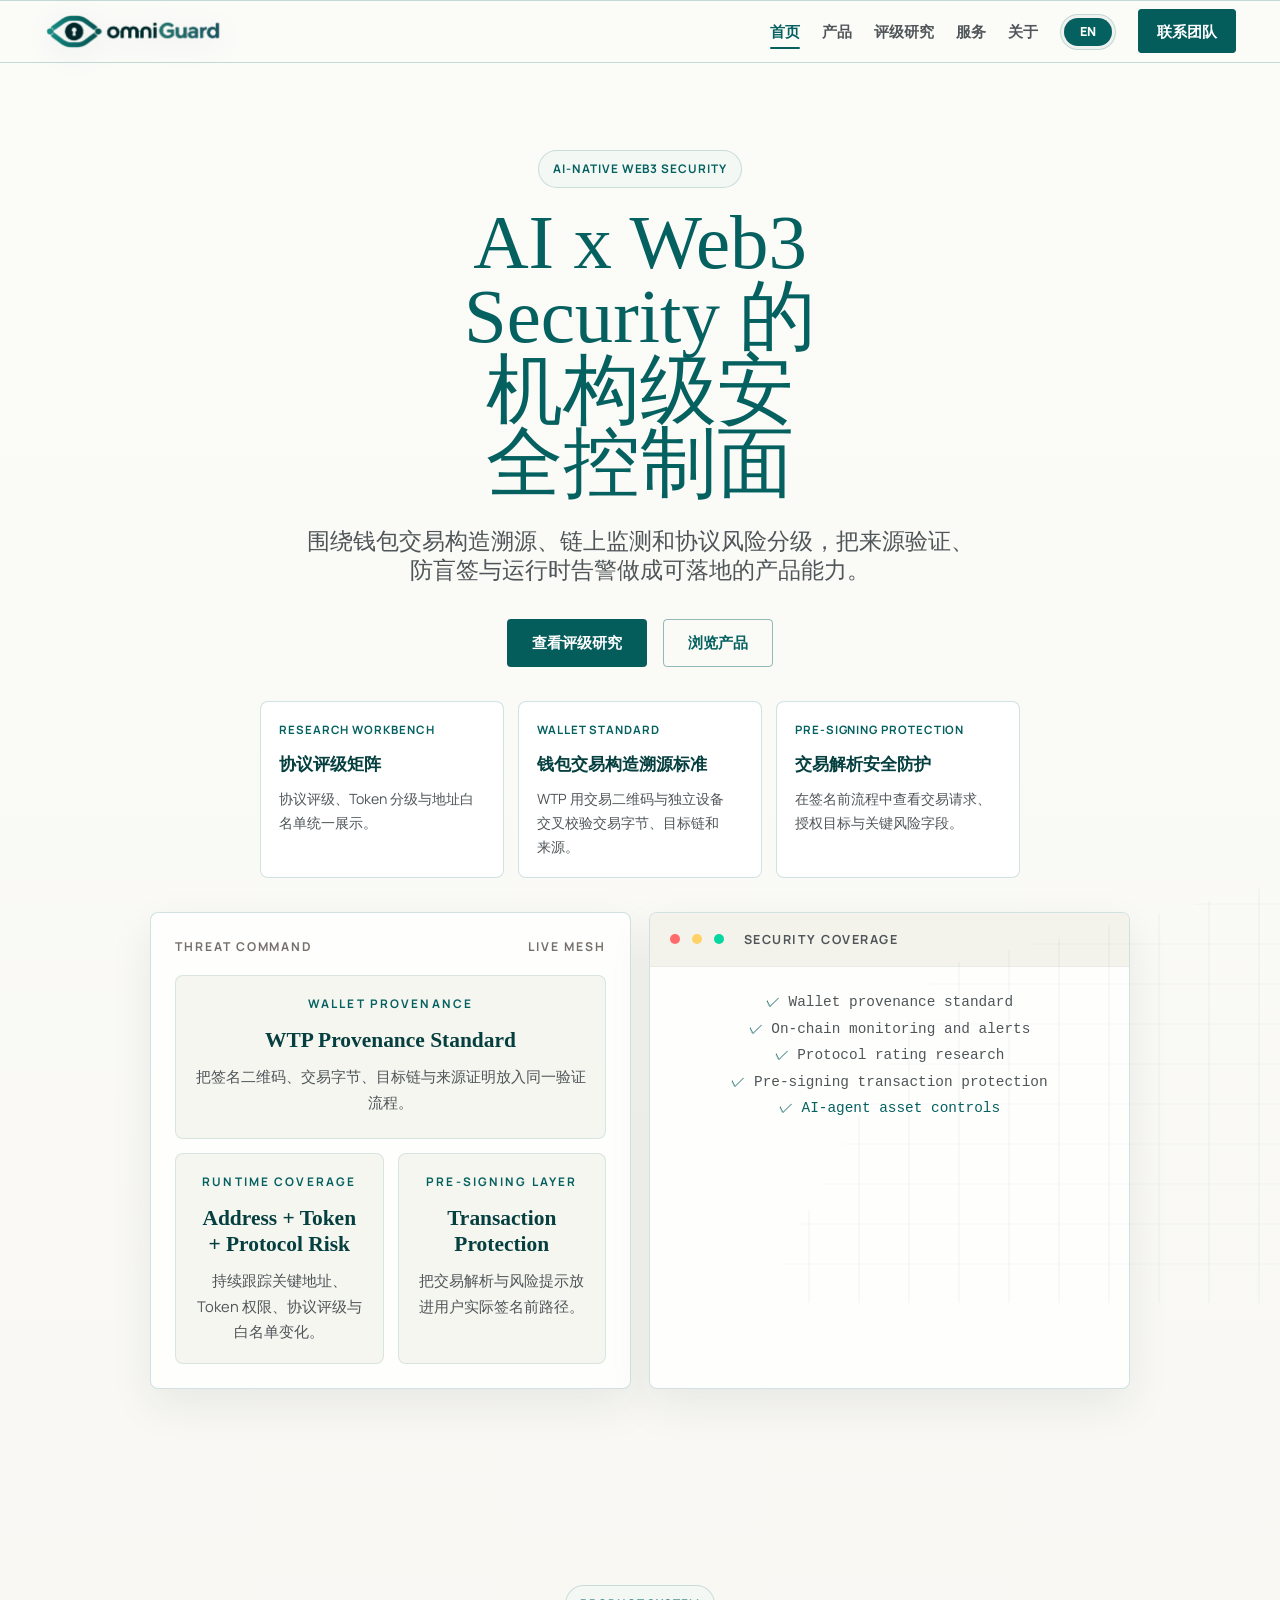
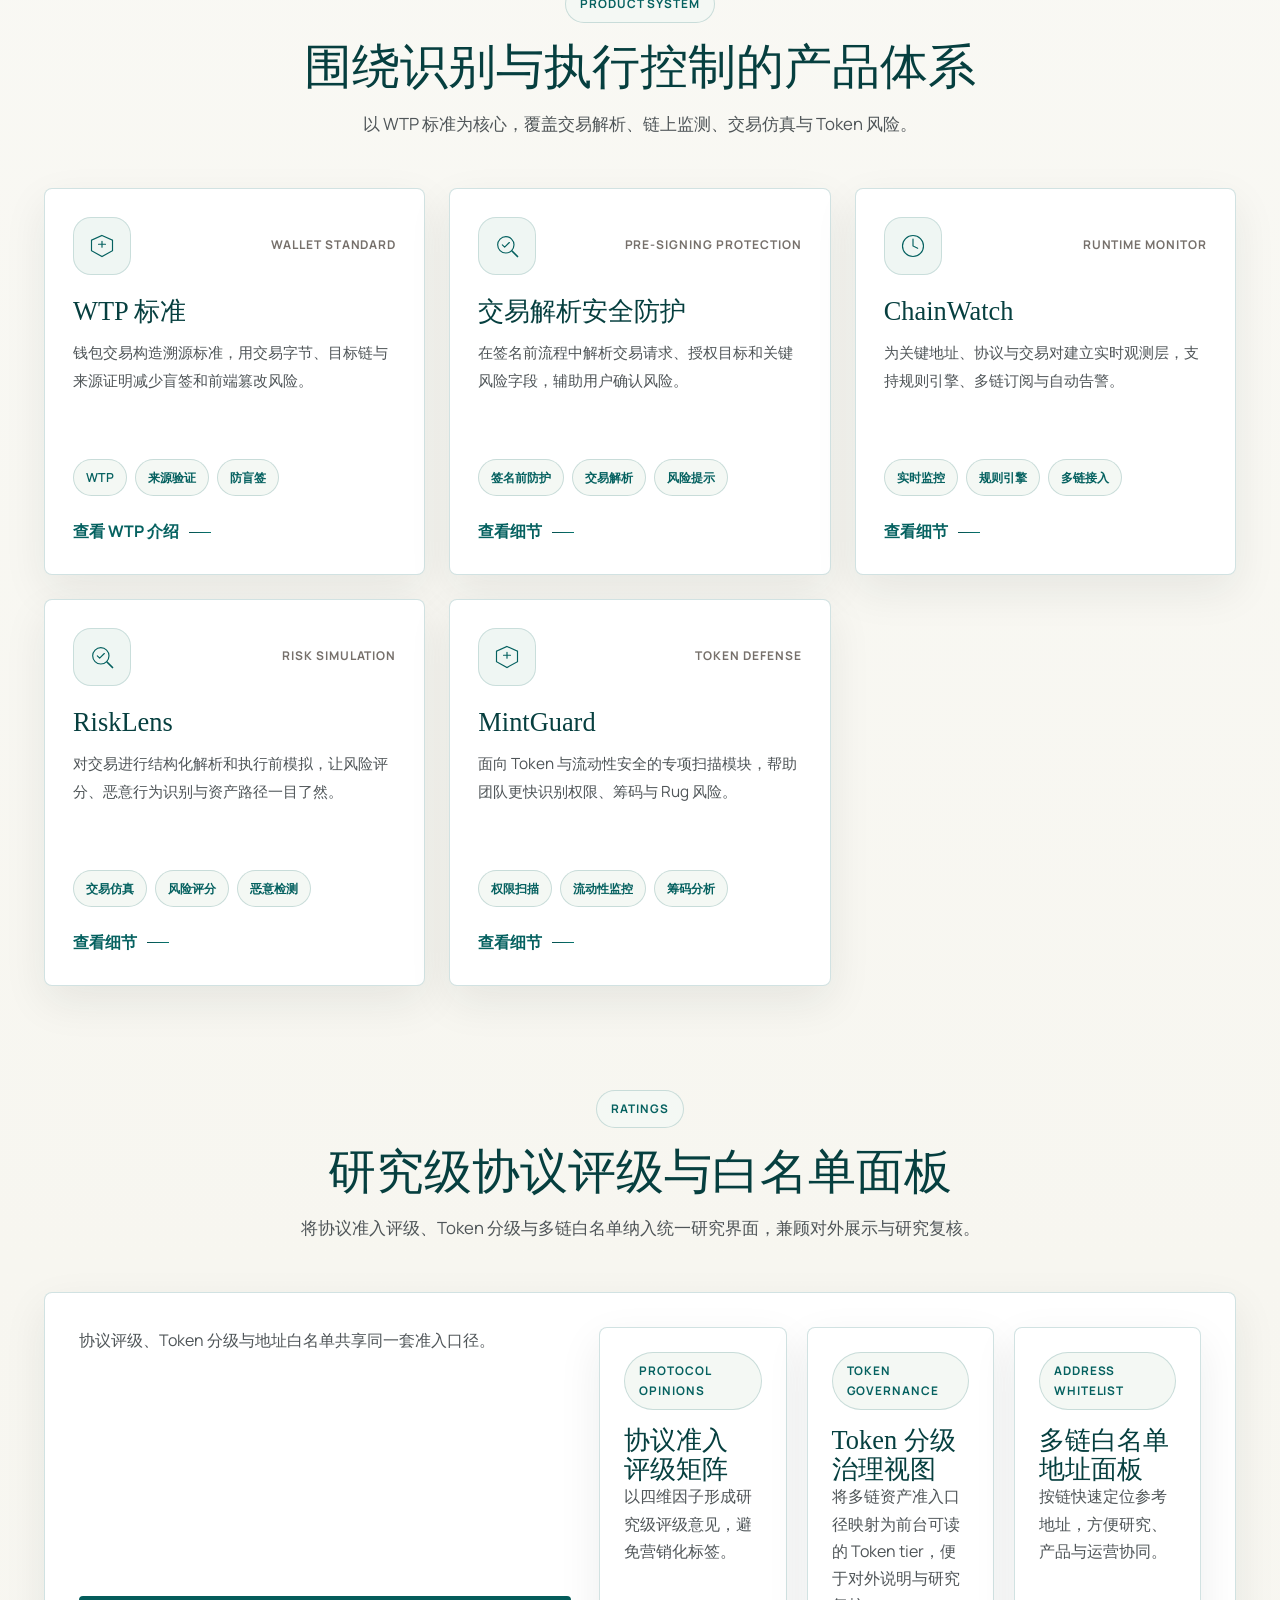
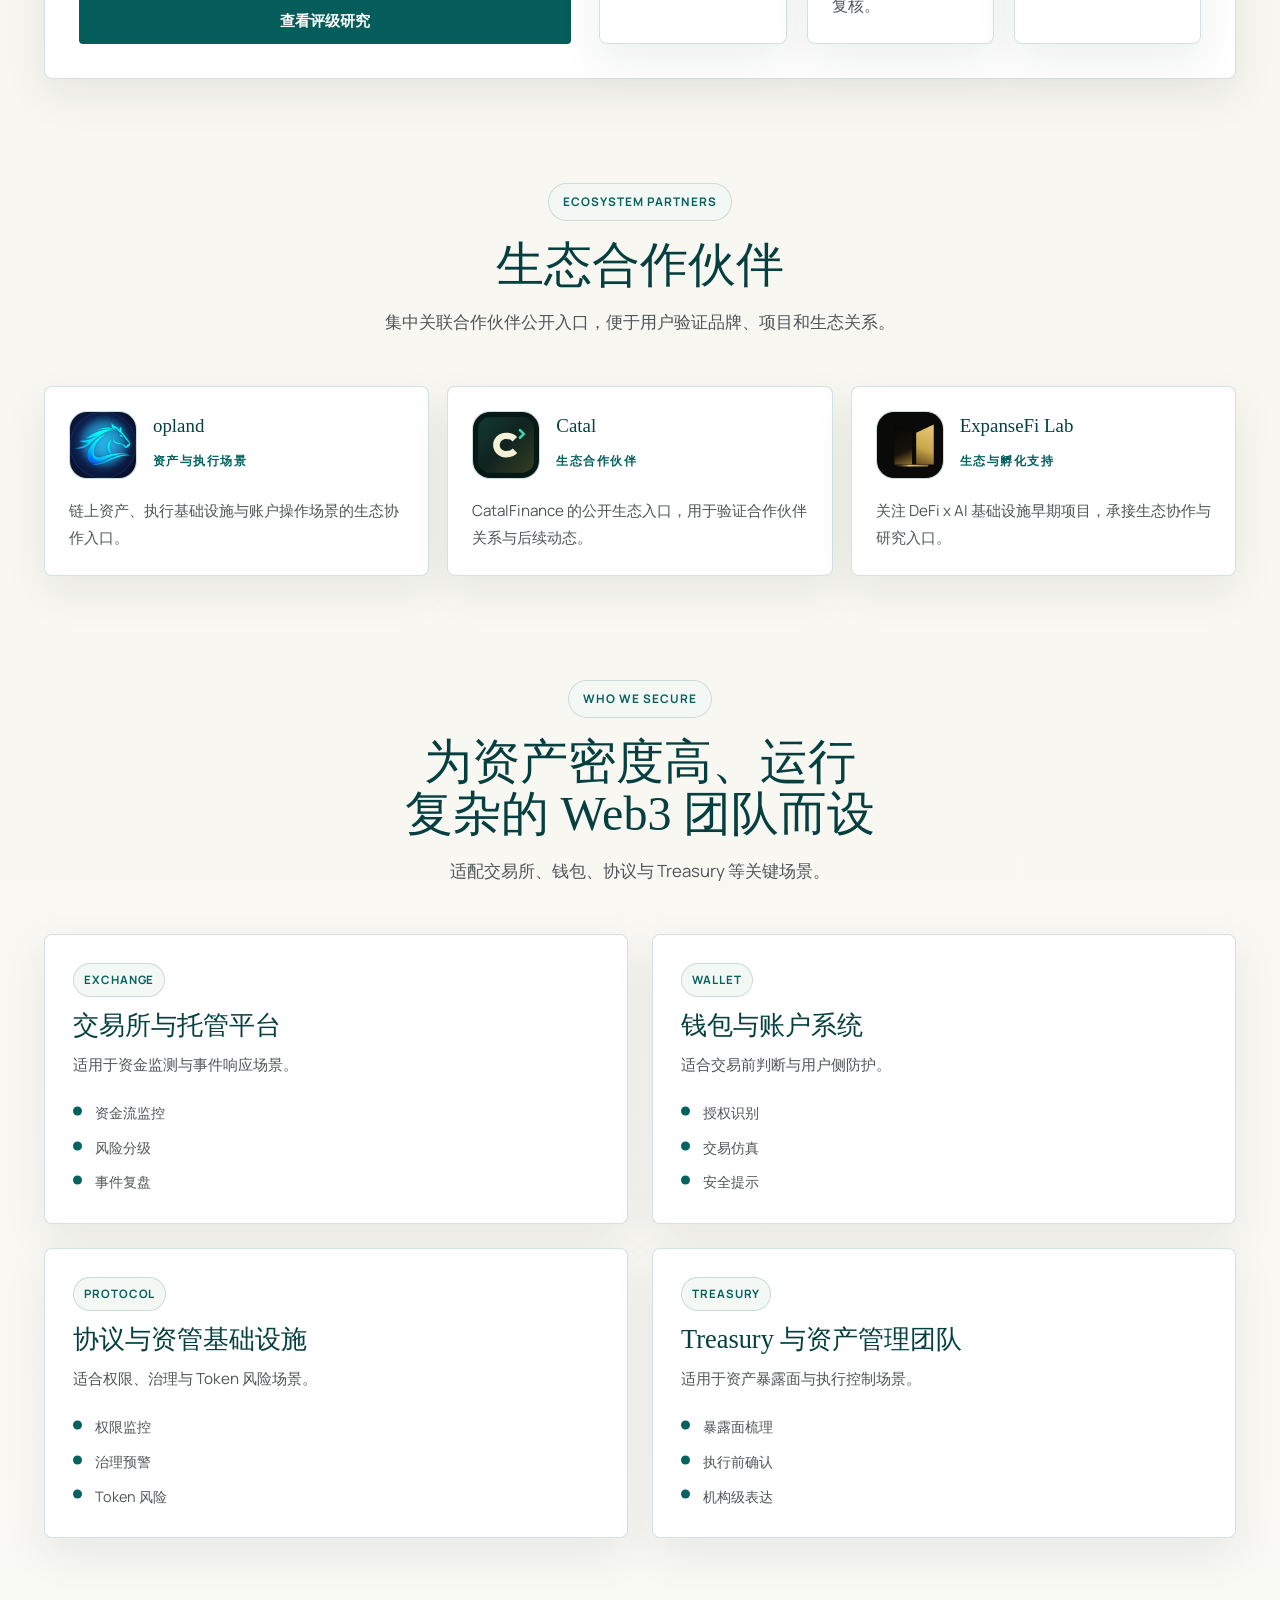
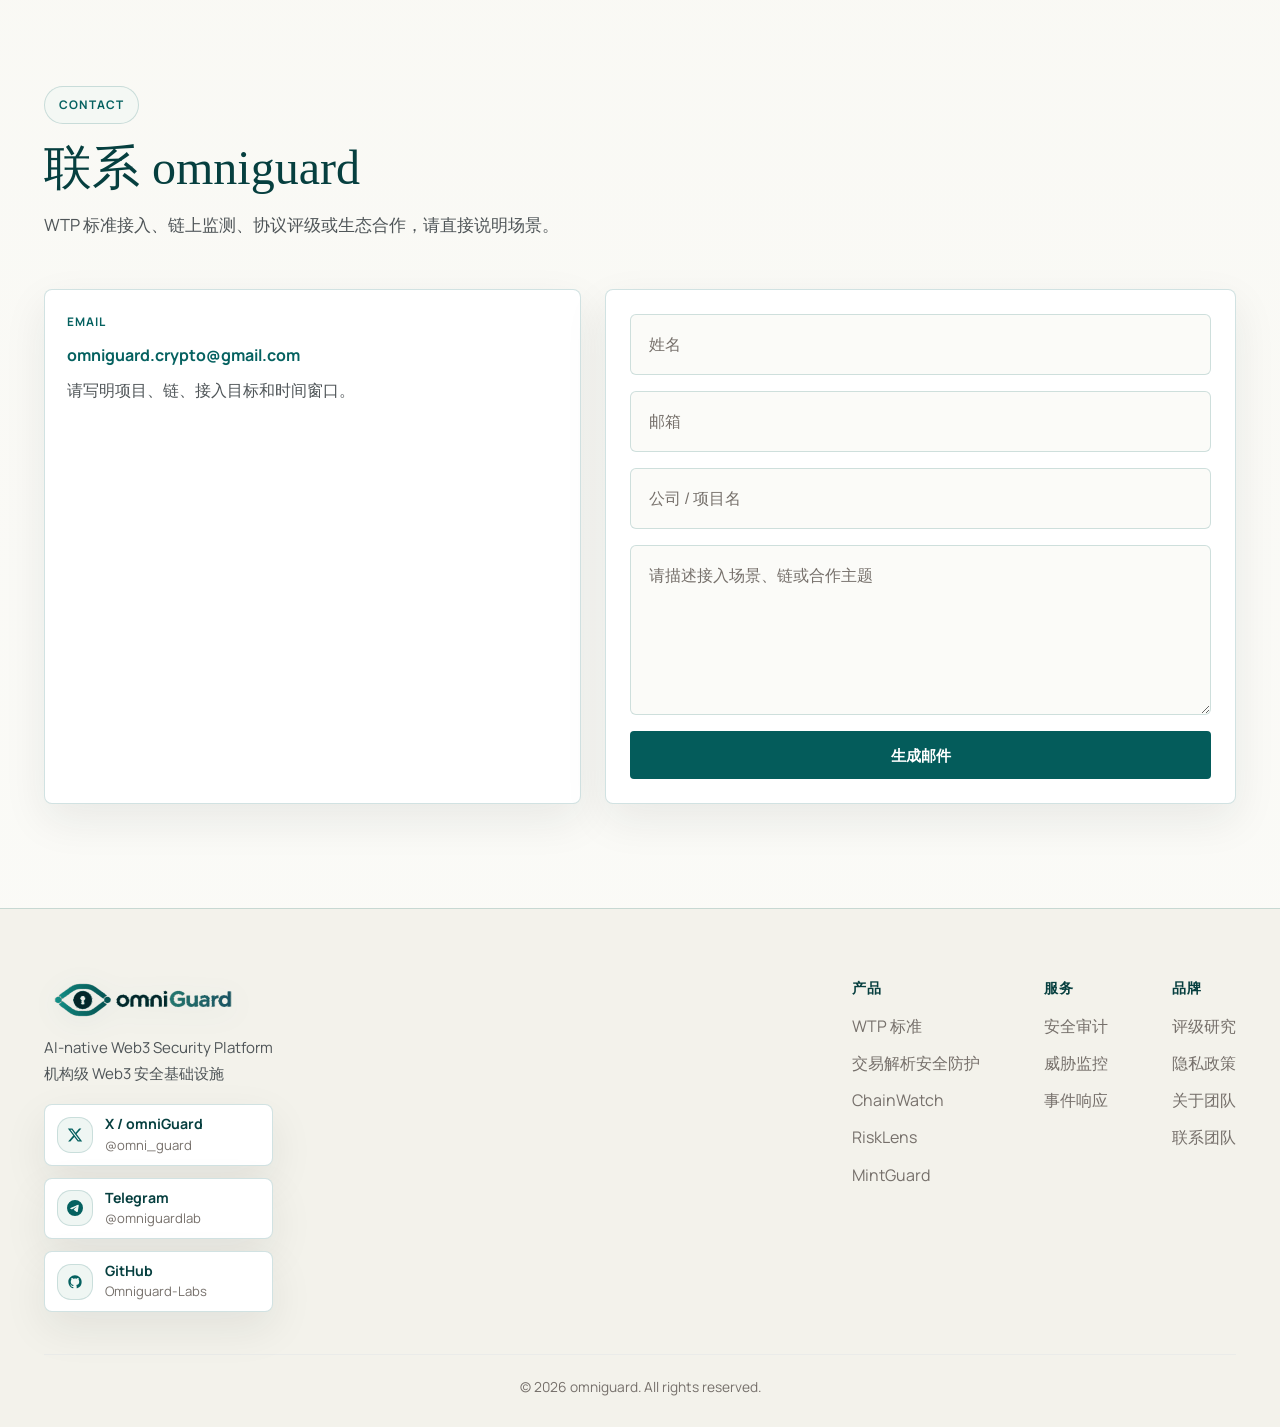
<file: index.html>
<!DOCTYPE html><html lang="zh-CN"> <head><meta charset="UTF-8"><meta name="viewport" content="width=device-width, initial-scale=1.0"><title>omniguard | AI 原生 Web3 安全平台</title><meta name="description" content="omniguard.pro 汇总 WTP 标准、交易解析安全防护、链上监测、协议评级与生态合作入口。"><meta property="og:title" content="omniguard | AI 原生 Web3 安全平台"><meta property="og:description" content="omniguard.pro 汇总 WTP 标准、交易解析安全防护、链上监测、协议评级与生态合作入口。"><meta property="og:type" content="website"><meta property="og:url" content="https://omniguard.pro/"><link rel="canonical" href="https://omniguard.pro/"><link rel="icon" type="image/svg+xml" href="/favicon.svg?v=20260502"><link rel="icon" type="image/png" sizes="256x256" href="/favicon.png?v=20260502"><link rel="apple-touch-icon" href="/favicon.png?v=20260502"><link rel="preconnect" href="https://fonts.googleapis.com"><link rel="preconnect" href="https://fonts.gstatic.com" crossorigin><link href="https://fonts.googleapis.com/css2?family=Manrope:wght@400;500;600;700;800&family=Sora:wght@400;500;600;700;800&display=swap" rel="stylesheet"><link rel="stylesheet" href="/_astro/BaseLayout.DKCxOinl.css"></head> <body data-brand="omniguard" data-email-user="omniguard.crypto" data-email-host="gmail.com"> <nav class="navbar"> <div class="container"> <a href="/" class="logo" aria-label="omniguard 首页"> <img src="/brand/omniguard-logo-wide.png" alt="" class="logo-wide" width="720" height="151" loading="eager" decoding="async" aria-hidden="true"> </a> <ul class="nav-links"> <li> <a href="/" class="active" data-i18n-en="Home"> 首页 </a> </li><li> <a href="/products" data-i18n-en="Products"> 产品 </a> </li><li> <a href="/ratings" data-i18n-en="Ratings"> 评级研究 </a> </li><li> <a href="/services" data-i18n-en="Services"> 服务 </a> </li><li> <a href="/about" data-i18n-en="About"> 关于 </a> </li> <li> <div class="language-switch" aria-label="Language"> <button type="button" data-lang-toggle aria-label="Switch to English" title="Switch to English">EN</button> </div> </li> <li> <a href="/#contact" class="btn-contact" data-i18n-en="Contact">联系团队</a> </li> </ul> <button class="mobile-menu-btn" aria-label="菜单" data-i18n-aria-label-en="Menu"><span></span><span></span><span></span></button> </div> </nav> <main class="site-main">  <section class="hero"> <div class="container hero-grid"> <div class="hero-copy"> <span class="section-kicker fade-in">AI-NATIVE WEB3 SECURITY</span> <h1 class="fade-in" data-i18n-en="Research-driven AI security control plane for Web3">  <span class="gradient-text">AI x Web3 Security</span>  的机构级安全控制面 </h1> <p class="hero-desc fade-in" data-i18n-en="Wallet transaction provenance, on-chain monitoring and protocol risk grading for production Web3 teams.">围绕钱包交易构造溯源、链上监测和协议风险分级，把来源验证、防盲签与运行时告警做成可落地的产品能力。</p> <div class="hero-actions fade-in"> <a href="/ratings" class="btn btn-primary" data-i18n-en="View ratings">查看评级研究</a> <a href="/products" class="btn btn-ghost" data-i18n-en="Browse products">浏览产品</a> </div> <div class="hero-proof fade-in"> <a href="/ratings" class="proof-item proof-item-link"> <span class="proof-label">Research Workbench</span> <strong data-i18n-en="Protocol rating matrix">协议评级矩阵</strong> <p data-i18n-en="Protocol ratings, token tiers and address whitelists in one view.">协议评级、Token 分级与地址白名单统一展示。</p> </a><a href="https://github.com/Omniguard-Labs/wtp-spec" class="proof-item proof-item-link" target="_blank" rel="noopener"> <span class="proof-label">Wallet Standard</span> <strong data-i18n-en="Wallet Transaction Provenance Standard">钱包交易构造溯源标准</strong> <p data-i18n-en="WTP cross-checks transaction bytes, chain and origin through QR envelopes and independent devices.">WTP 用交易二维码与独立设备交叉校验交易字节、目标链和来源。</p> </a><a href="/products#transaction-parser" class="proof-item proof-item-link"> <span class="proof-label">Pre-signing Protection</span> <strong data-i18n-en="Transaction parsing protection">交易解析安全防护</strong> <p data-i18n-en="Review transaction requests, approval targets and key risk fields before signing.">在签名前流程中查看交易请求、授权目标与关键风险字段。</p> </a> </div> </div> <div class="hero-stack fade-in"> <div class="hero-orbit" aria-hidden="true"> <span class="orbit orbit-a"></span> <span class="orbit orbit-b"></span> <span class="orbit orbit-c"></span> <span class="orbit-node node-a"></span> <span class="orbit-node node-b"></span> <span class="orbit-node node-c"></span> <span class="orbit-node node-d"></span> </div> <div class="glass-panel hero-board"> <div class="panel-topline"> <span>Threat Command</span> <span>Live Mesh</span> </div> <div class="signal-grid"> <div class="signal-card signal-card-wide"> <span class="signal-label">Wallet Provenance</span> <strong>WTP Provenance Standard</strong> <p data-i18n-en="Put signing QR, transaction bytes, target chain and origin proof into one verification flow.">把签名二维码、交易字节、目标链与来源证明放入同一验证流程。</p> </div><div class="signal-card"> <span class="signal-label">Runtime Coverage</span> <strong>Address + Token + Protocol Risk</strong> <p data-i18n-en="Continuously track key addresses, token permissions, protocol ratings and whitelist changes.">持续跟踪关键地址、Token 权限、协议评级与白名单变化。</p> </div><div class="signal-card"> <span class="signal-label">Pre-signing Layer</span> <strong>Transaction Protection</strong> <p data-i18n-en="Bring transaction parsing and risk prompts into the actual pre-signing workflow.">把交易解析与风险提示放进用户实际签名前路径。</p> </div> </div> </div> <div class="glass-panel hero-terminal"> <div class="terminal-top"> <span></span> <span></span> <span></span> <b>Security coverage</b> </div> <div class="terminal-body"> <p class="terminal-line"> <span class="terminal-key">✓</span>   Wallet provenance standard </p><p class="terminal-line"> <span class="terminal-key">✓</span>   On-chain monitoring and alerts </p><p class="terminal-line"> <span class="terminal-key">✓</span>   Protocol rating research </p><p class="terminal-line"> <span class="terminal-key">✓</span>   Pre-signing transaction protection </p><p class="terminal-line terminal-ok"> <span class="terminal-key">✓</span>   AI-agent asset controls </p> </div> </div> </div> </div> </section> <section class="products-preview"> <div class="container"> <div class="section-head"> <span class="section-kicker">PRODUCT SYSTEM</span> <h2 class="section-title" data-i18n-en="Products within one security system">围绕识别与执行控制的产品体系</h2> <p class="section-desc" data-i18n-en="Centered on WTP, with browser parsing, monitoring, simulation and token risk analysis.">以 WTP 标准为核心，覆盖交易解析、链上监测、交易仿真与 Token 风险。</p> </div> <div class="product-cards"> <article class="product-card fade-in"> <div class="card-head"> <div class="card-icon-wrap"> <svg class width="28px" height="28px" viewBox="0 0 48 48" aria-hidden="true"><path d="M24 6 L42 14 L42 32 L24 42 L6 32 L6 14 Z" fill="none" stroke="currentColor" stroke-width="2"></path><path d="M24 16 L24 26 M18 21 L30 21" fill="none" stroke="currentColor" stroke-width="2" stroke-linecap="round"></path></svg> </div> <span class="card-meta">Wallet Standard</span> </div> <h3 data-i18n-en="WTP Standard">WTP 标准</h3> <p data-i18n-en="Wallet transaction provenance standard that uses bytes, chain and origin proof to reduce blind signing and front-end tampering risk.">钱包交易构造溯源标准，用交易字节、目标链与来源证明减少盲签和前端篡改风险。</p> <div class="card-tags"> <span class="tag" data-i18n-en="WTP">WTP</span><span class="tag" data-i18n-en="Origin proof">来源验证</span><span class="tag" data-i18n-en="Blind-signing defense">防盲签</span> </div> <a href="/wtp/" class="card-link"> <span data-i18n-en="View WTP">查看 WTP 介绍</span> </a> </article><article class="product-card fade-in"> <div class="card-head"> <div class="card-icon-wrap"> <svg class width="28px" height="28px" viewBox="0 0 48 48" aria-hidden="true"><circle cx="22" cy="22" r="14" fill="none" stroke="currentColor" stroke-width="2"></circle><line x1="33" y1="33" x2="42" y2="42" stroke="currentColor" stroke-width="3" stroke-linecap="round"></line><path d="M16 22 L20 26 L28 18" fill="none" stroke="currentColor" stroke-width="2" stroke-linecap="round" stroke-linejoin="round"></path></svg> </div> <span class="card-meta">Pre-signing Protection</span> </div> <h3 data-i18n-en="Transaction parsing protection">交易解析安全防护</h3> <p data-i18n-en="Parse transaction requests, approval targets and key risk fields before signing.">在签名前流程中解析交易请求、授权目标和关键风险字段，辅助用户确认风险。</p> <div class="card-tags"> <span class="tag" data-i18n-en="Pre-signing protection">签名前防护</span><span class="tag" data-i18n-en="Transaction parsing">交易解析</span><span class="tag" data-i18n-en="Risk prompts">风险提示</span> </div> <a href="/products#transaction-parser" class="card-link"> <span data-i18n-en="View details">查看细节</span> </a> </article><article class="product-card fade-in"> <div class="card-head"> <div class="card-icon-wrap"> <svg class width="28px" height="28px" viewBox="0 0 48 48" aria-hidden="true"><circle cx="24" cy="24" r="18" fill="none" stroke="currentColor" stroke-width="2"></circle><path d="M24 12 L24 24 L32 28" fill="none" stroke="currentColor" stroke-width="2" stroke-linecap="round"></path></svg> </div> <span class="card-meta">Runtime Monitor</span> </div> <h3>ChainWatch</h3> <p data-i18n-en="A runtime observation layer for key addresses, protocols and pairs with rules, multi-chain subscriptions and alerts.">为关键地址、协议与交易对建立实时观测层，支持规则引擎、多链订阅与自动告警。</p> <div class="card-tags"> <span class="tag" data-i18n-en="Runtime monitoring">实时监控</span><span class="tag" data-i18n-en="Rule engine">规则引擎</span><span class="tag" data-i18n-en="Multi-chain">多链接入</span> </div> <a href="/products#chainwatch" class="card-link"> <span data-i18n-en="View details">查看细节</span> </a> </article><article class="product-card fade-in"> <div class="card-head"> <div class="card-icon-wrap"> <svg class width="28px" height="28px" viewBox="0 0 48 48" aria-hidden="true"><circle cx="22" cy="22" r="14" fill="none" stroke="currentColor" stroke-width="2"></circle><line x1="33" y1="33" x2="42" y2="42" stroke="currentColor" stroke-width="3" stroke-linecap="round"></line><path d="M16 22 L20 26 L28 18" fill="none" stroke="currentColor" stroke-width="2" stroke-linecap="round" stroke-linejoin="round"></path></svg> </div> <span class="card-meta">Risk Simulation</span> </div> <h3>RiskLens</h3> <p data-i18n-en="Structured transaction parsing and pre-execution simulation for risk scoring, malicious behavior and asset paths.">对交易进行结构化解析和执行前模拟，让风险评分、恶意行为识别与资产路径一目了然。</p> <div class="card-tags"> <span class="tag" data-i18n-en="Simulation">交易仿真</span><span class="tag" data-i18n-en="Risk score">风险评分</span><span class="tag" data-i18n-en="Malicious detection">恶意检测</span> </div> <a href="/products#risklens" class="card-link"> <span data-i18n-en="View details">查看细节</span> </a> </article><article class="product-card fade-in"> <div class="card-head"> <div class="card-icon-wrap"> <svg class width="28px" height="28px" viewBox="0 0 48 48" aria-hidden="true"><path d="M24 6 L42 14 L42 32 L24 42 L6 32 L6 14 Z" fill="none" stroke="currentColor" stroke-width="2"></path><path d="M24 16 L24 26 M18 21 L30 21" fill="none" stroke="currentColor" stroke-width="2" stroke-linecap="round"></path></svg> </div> <span class="card-meta">Token Defense</span> </div> <h3>MintGuard</h3> <p data-i18n-en="Token and liquidity scanning to identify permissions, holder concentration and rug risk faster.">面向 Token 与流动性安全的专项扫描模块，帮助团队更快识别权限、筹码与 Rug 风险。</p> <div class="card-tags"> <span class="tag" data-i18n-en="Permission scan">权限扫描</span><span class="tag" data-i18n-en="Liquidity monitoring">流动性监控</span><span class="tag" data-i18n-en="Holder analysis">筹码分析</span> </div> <a href="/products#mintguard" class="card-link"> <span data-i18n-en="View details">查看细节</span> </a> </article> </div> </div> </section> <section class="ratings-preview"> <div class="container"> <div class="section-head"> <span class="section-kicker">RATINGS</span> <h2 class="section-title" data-i18n-en="Research-grade ratings inside the website">研究级协议评级与白名单面板</h2> <p class="section-desc" data-i18n-en="A single research surface for protocol admission opinions, token tiers and multi-chain whitelist governance.">将协议准入评级、Token 分级与多链白名单纳入统一研究界面，兼顾对外展示与研究复核。</p> </div> <div class="ratings-preview-shell glass-panel fade-in"> <div class="ratings-preview-copy"> <p data-i18n-en="A single research surface for protocol admission opinions, token tiers and multi-chain whitelist governance.">协议评级、Token 分级与地址白名单共享同一套准入口径。</p> <a href="/ratings" class="btn btn-primary" data-i18n-en="View ratings">查看评级研究</a> </div> <div class="ratings-preview-grid"> <article class="ratings-preview-card"> <span class="section-kicker ratings-preview-kicker">Protocol Opinions</span> <h3 data-i18n-en="Protocol admission matrix">协议准入评级矩阵</h3> <p data-i18n-en="Research-grade admission opinions based on four factors, avoiding marketing labels.">以四维因子形成研究级评级意见，避免营销化标签。</p> </article><article class="ratings-preview-card"> <span class="section-kicker ratings-preview-kicker">Token Governance</span> <h3 data-i18n-en="Token tier governance">Token 分级治理视图</h3> <p data-i18n-en="Map multi-chain asset admission criteria into readable token tiers for external explanation and research review.">将多链资产准入口径映射为前台可读的 Token tier，便于对外说明与研究复核。</p> </article><article class="ratings-preview-card"> <span class="section-kicker ratings-preview-kicker">Address Whitelist</span> <h3 data-i18n-en="Multi-chain address whitelist">多链白名单地址面板</h3> <p data-i18n-en="Locate reference addresses by chain for research, product and operations collaboration.">按链快速定位参考地址，方便研究、产品与运营协同。</p> </article> </div> </div> </div> </section> <section id="ecosystem" class="ecosystem-section"> <div class="container"> <div class="section-head"> <span class="section-kicker">ECOSYSTEM PARTNERS</span> <h2 class="section-title" data-i18n-en="Ecosystem partners">生态合作伙伴</h2> <p class="section-desc" data-i18n-en="Primary public links for ecosystem partner verification.">集中关联合作伙伴公开入口，便于用户验证品牌、项目和生态关系。</p> </div> <div class="ecosystem-grid"> <a class="ecosystem-card fade-in" href="https://opland.io" target="_blank" rel="noopener noreferrer" aria-label="opland 主站"> <div class="ecosystem-card-head"> <img src="/brand/ecosystem/opland.png" alt="" class="ecosystem-icon" loading="lazy" decoding="async" aria-hidden="true"> <div> <h3>opland</h3> <span data-i18n-en="Assets and execution">资产与执行场景</span> </div> </div> <p data-i18n-en="Ecosystem entry for on-chain assets, execution infrastructure and account operations.">链上资产、执行基础设施与账户操作场景的生态协作入口。</p> </a><a class="ecosystem-card fade-in" href="https://x.com/CatalFinance" target="_blank" rel="noopener noreferrer" aria-label="Catal X 入口"> <div class="ecosystem-card-head"> <img src="/brand/ecosystem/catal.svg" alt="" class="ecosystem-icon" loading="lazy" decoding="async" aria-hidden="true"> <div> <h3>Catal</h3> <span data-i18n-en="Ecosystem partner">生态合作伙伴</span> </div> </div> <p data-i18n-en="Public CatalFinance ecosystem entry for partner verification and follow-up updates.">CatalFinance 的公开生态入口，用于验证合作伙伴关系与后续动态。</p> </a><a class="ecosystem-card fade-in" href="https://www.expansefi.com" target="_blank" rel="noopener noreferrer" aria-label="ExpanseFi Lab 主站"> <div class="ecosystem-card-head"> <img src="/brand/ecosystem/expansefi.svg" alt="" class="ecosystem-icon" loading="lazy" decoding="async" aria-hidden="true"> <div> <h3>ExpanseFi Lab</h3> <span data-i18n-en="Ecosystem and incubation">生态与孵化支持</span> </div> </div> <p data-i18n-en="Early DeFi x AI infrastructure coverage with ecosystem collaboration and research entry points.">关注 DeFi x AI 基础设施早期项目，承接生态协作与研究入口。</p> </a> </div> </div> </section> <section class="audience-section"> <div class="container"> <div class="section-head"> <span class="section-kicker">WHO WE SECURE</span> <h2 class="section-title" data-i18n-en="Designed for teams operating at scale">为资产密度高、运行复杂的 Web3 团队而设</h2> <p class="section-desc" data-i18n-en="For exchanges, wallets, protocols and treasury operations.">适配交易所、钱包、协议与 Treasury 等关键场景。</p> </div> <div class="audience-grid"> <article class="audience-card fade-in"> <span class="audience-label">Exchange</span> <h3 data-i18n-en="Exchanges and custody platforms">交易所与托管平台</h3> <p data-i18n-en="For fund-flow monitoring and incident response.">适用于资金监测与事件响应场景。</p> <ul class="audience-list"> <li data-i18n-en="Fund-flow monitoring">资金流监控</li><li data-i18n-en="Risk tiering">风险分级</li><li data-i18n-en="Incident review">事件复盘</li> </ul> </article><article class="audience-card fade-in"> <span class="audience-label">Wallet</span> <h3 data-i18n-en="Wallet and account systems">钱包与账户系统</h3> <p data-i18n-en="For pre-transaction judgment and user-side protection.">适合交易前判断与用户侧防护。</p> <ul class="audience-list"> <li data-i18n-en="Approval detection">授权识别</li><li data-i18n-en="Transaction simulation">交易仿真</li><li data-i18n-en="Security prompts">安全提示</li> </ul> </article><article class="audience-card fade-in"> <span class="audience-label">Protocol</span> <h3 data-i18n-en="Protocols and asset infrastructure">协议与资管基础设施</h3> <p data-i18n-en="For permissions, governance and token-risk surfaces.">适合权限、治理与 Token 风险场景。</p> <ul class="audience-list"> <li data-i18n-en="Permission monitoring">权限监控</li><li data-i18n-en="Governance alerts">治理预警</li><li data-i18n-en="Token risk">Token 风险</li> </ul> </article><article class="audience-card fade-in"> <span class="audience-label">Treasury</span> <h3 data-i18n-en="Treasury and asset management teams">Treasury 与资产管理团队</h3> <p data-i18n-en="For asset exposure and execution-control workflows.">适用于资产暴露面与执行控制场景。</p> <ul class="audience-list"> <li data-i18n-en="Exposure mapping">暴露面梳理</li><li data-i18n-en="Pre-execution confirmation">执行前确认</li><li data-i18n-en="Institutional reporting">机构级表达</li> </ul> </article> </div> </div> </section> <section id="contact" class="contact"> <div class="container"> <div class="section-head section-head-left"> <span class="section-kicker">CONTACT</span> <h2 class="section-title" data-i18n-en="Contact the team">联系 omniguard</h2> <p class="section-desc" data-i18n-en="For WTP integration, monitoring, ratings or ecosystem collaboration.">WTP 标准接入、链上监测、协议评级或生态合作，请直接说明场景。</p> </div> <div class="contact-shell"> <div class="contact-info"> <div class="info-row"> <div class="info-item fade-in"> <span class="info-label" data-i18n-en="Email">Email</span> <p><a href="#" data-mailto data-email></a></p> <p data-i18n-en="Please include the project, chain, integration goal and timeline.">请写明项目、链、接入目标和时间窗口。</p> </div> </div> </div> <form class="contact-form fade-in"> <input type="text" placeholder="姓名" data-i18n-placeholder-en="Name" required> <input type="email" placeholder="邮箱" data-i18n-placeholder-en="Email" required> <input type="text" placeholder="公司 / 项目名" data-i18n-placeholder-en="Company / Project" required> <textarea placeholder="请描述接入场景、链或合作主题" data-i18n-placeholder-en="Describe the integration scenario, chain or collaboration topic" rows="5" required></textarea> <button type="submit" class="btn btn-primary" data-i18n-en="Generate email">生成邮件</button> </form> </div> </div> </section>  </main> <footer> <div class="container"> <div class="footer-content"> <div class="footer-brand"> <a href="/" class="logo" aria-label="omniguard 首页"> <img src="/brand/omniguard-logo-wide.png" alt="" class="logo-wide" width="720" height="151" loading="eager" decoding="async" aria-hidden="true"> </a> <p>AI-native Web3 Security Platform<br><span data-i18n-en="Institutional Web3 security infrastructure">机构级 Web3 安全基础设施</span></p> <div class="social-links social-links-compact"> <a href="https://x.com/omni_guard" target="_blank" rel="noopener" class="social-link-card" aria-label="X / omniGuard @omni_guard" title="X / omniGuard @omni_guard"> <span class="social-link-icon" aria-hidden="true"> <svg class width="16px" height="16px" viewBox="0 0 24 24" aria-hidden="true"><path d="M18.244 2.25h3.308l-7.227 8.26 8.502 11.24H16.17l-5.214-6.817L4.99 21.75H1.68l7.73-8.835L1.254 2.25H8.08l4.713 6.231zm-1.161 17.52h1.833L7.084 4.126H5.117z" fill="currentColor"></path></svg> </span> <span class="social-link-copy"> <strong>X / omniGuard</strong> <span>@omni_guard</span>  </span> </a><a href="https://t.me/omniguardlab" target="_blank" rel="noopener" class="social-link-card" aria-label="Telegram @omniguardlab" title="Telegram @omniguardlab"> <span class="social-link-icon" aria-hidden="true"> <svg class width="16px" height="16px" viewBox="0 0 24 24" aria-hidden="true"><path d="M11.944 0A12 12 0 000 12a12 12 0 0012 12 12 12 0 0012-12A12 12 0 0012 0h-.056zm4.962 7.224c.1-.002.321.023.465.14a.506.506 0 01.171.325c.016.093.036.306.02.472-.18 1.898-.962 6.502-1.36 8.627-.168.9-.499 1.201-.82 1.23-.696.065-1.225-.46-1.9-.902-1.056-.693-1.653-1.124-2.678-1.8-1.185-.78-.417-1.21.258-1.91.177-.184 3.247-2.977 3.307-3.23.007-.032.014-.15-.056-.212s-.174-.041-.249-.024c-.106.024-1.793 1.14-5.061 3.345-.48.33-.913.49-1.302.48-.428-.008-1.252-.241-1.865-.44-.752-.245-1.349-.374-1.297-.789.027-.216.325-.437.893-.663 3.498-1.524 5.83-2.529 6.998-3.014 3.332-1.386 4.025-1.627 4.476-1.635z" fill="currentColor"></path></svg> </span> <span class="social-link-copy"> <strong>Telegram</strong> <span>@omniguardlab</span>  </span> </a><a href="https://github.com/Omniguard-Labs/" target="_blank" rel="noopener" class="social-link-card" aria-label="GitHub Omniguard-Labs" title="GitHub Omniguard-Labs"> <span class="social-link-icon" aria-hidden="true"> <svg class width="16px" height="16px" viewBox="0 0 24 24" aria-hidden="true"><path d="M12 2C6.477 2 2 6.484 2 12.017c0 4.425 2.865 8.18 6.839 9.504.5.092.682-.217.682-.483 0-.237-.008-.868-.013-1.703-2.782.605-3.369-1.343-3.369-1.343-.454-1.158-1.11-1.466-1.11-1.466-.908-.62.069-.608.069-.608 1.003.07 1.531 1.032 1.531 1.032.892 1.53 2.341 1.088 2.91.832.092-.647.35-1.088.636-1.338-2.22-.253-4.555-1.113-4.555-4.951 0-1.093.39-1.988 1.029-2.688-.103-.253-.446-1.272.098-2.65 0 0 .84-.27 2.75 1.026A9.564 9.564 0 0112 6.844c.85.004 1.705.115 2.504.337 1.909-1.296 2.747-1.027 2.747-1.027.546 1.379.202 2.398.1 2.651.64.7 1.028 1.595 1.028 2.688 0 3.848-2.339 4.695-4.566 4.943.359.309.678.92.678 1.855 0 1.338-.012 2.419-.012 2.747 0 .268.18.58.688.482A10.019 10.019 0 0022 12.017C22 6.484 17.522 2 12 2z" fill="currentColor"></path></svg> </span> <span class="social-link-copy"> <strong>GitHub</strong> <span>Omniguard-Labs</span>  </span> </a> </div> </div> <div class="footer-links"> <div class="link-group"> <h4 data-i18n-en="Products">产品</h4> <a href="/wtp/" data-i18n-en="WTP Standard"> WTP 标准 </a><a href="/products#transaction-parser" data-i18n-en="Transaction parsing protection"> 交易解析安全防护 </a><a href="/products#chainwatch"> ChainWatch </a><a href="/products#risklens"> RiskLens </a><a href="/products#mintguard"> MintGuard </a> </div><div class="link-group"> <h4 data-i18n-en="Services">服务</h4> <a href="/services" data-i18n-en="Security audit"> 安全审计 </a><a href="/services" data-i18n-en="Threat monitoring"> 威胁监控 </a><a href="/services" data-i18n-en="Incident response"> 事件响应 </a> </div><div class="link-group"> <h4 data-i18n-en="Brand">品牌</h4> <a href="/ratings" data-i18n-en="Ratings research"> 评级研究 </a><a href="/privacy" data-i18n-en="Privacy policy"> 隐私政策 </a><a href="/about" data-i18n-en="About the team"> 关于团队 </a><a href="/#contact" data-i18n-en="Contact the team"> 联系团队 </a> </div> </div> </div> <div class="footer-bottom"> <p>&copy; 2026 omniguard. All rights reserved.</p> </div> </div> </footer> <script type="module" src="/scripts/main.js"></script> </body> </html>
</file>
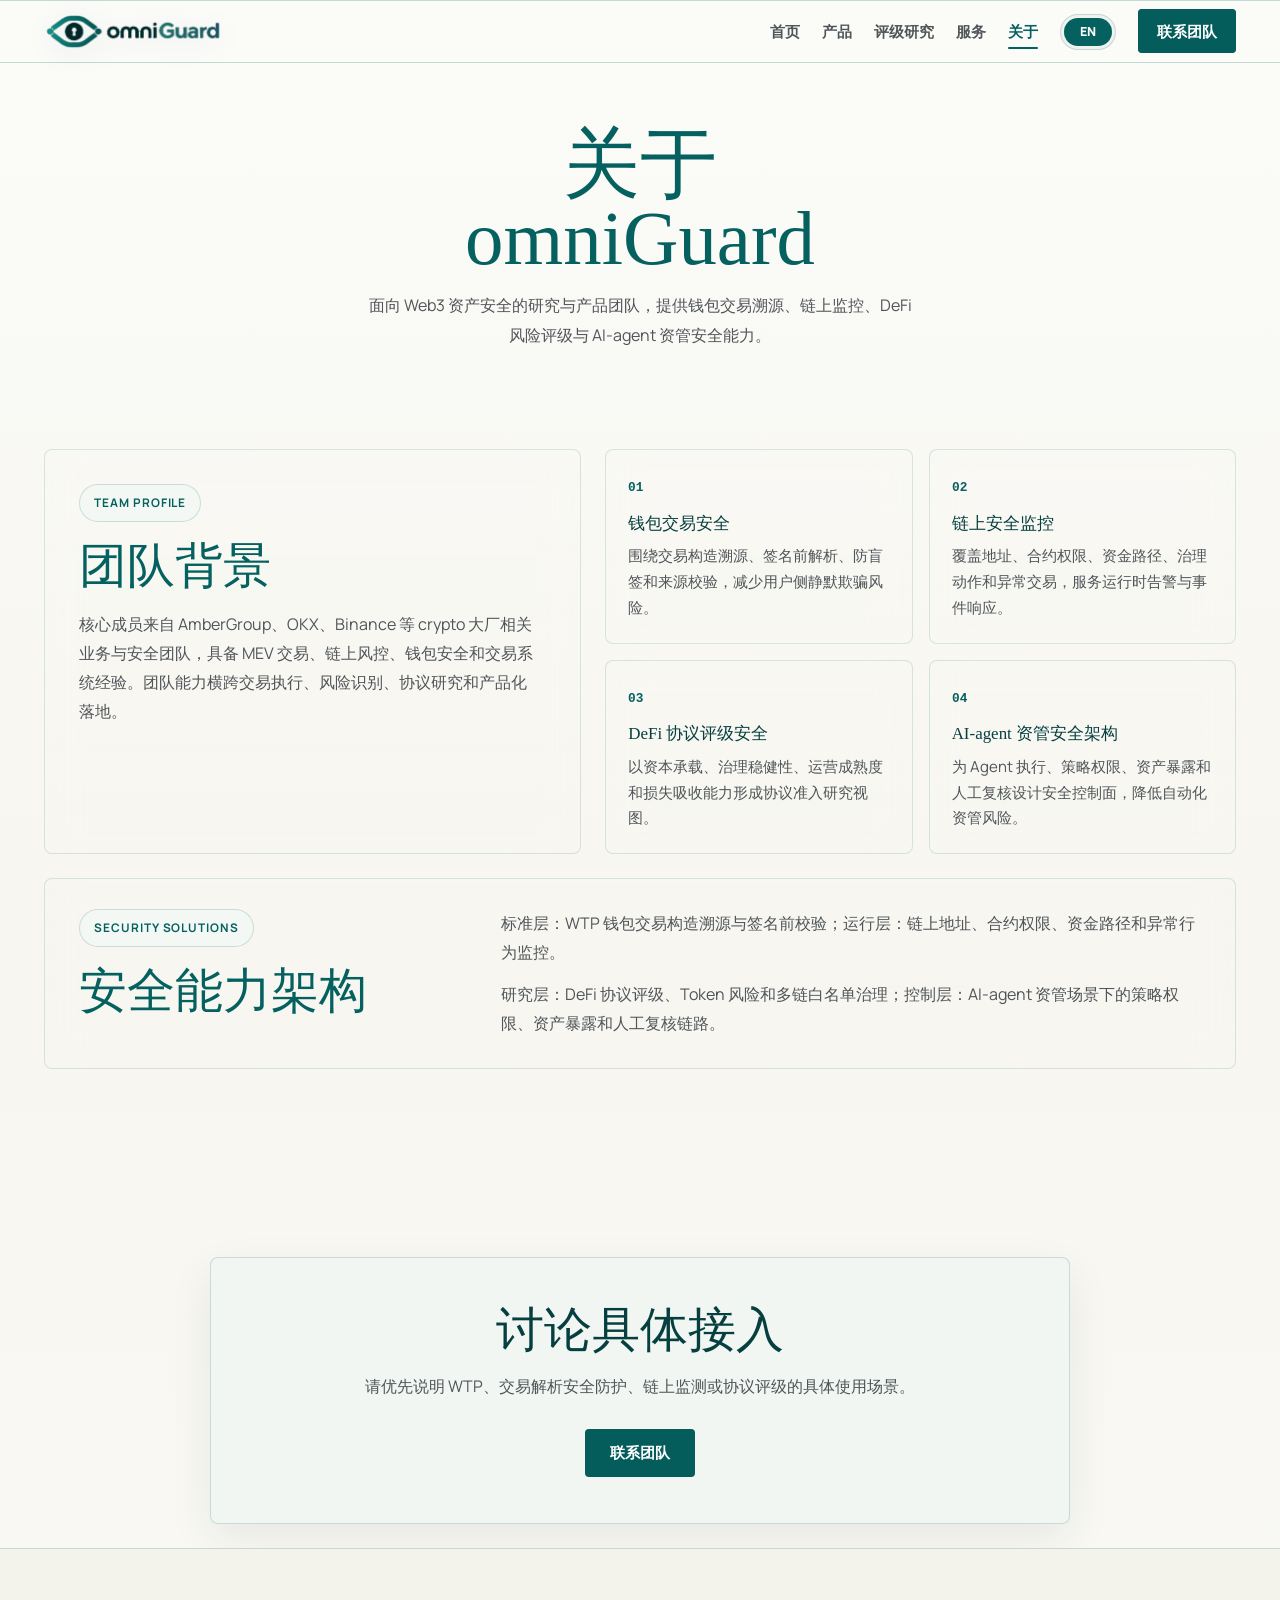
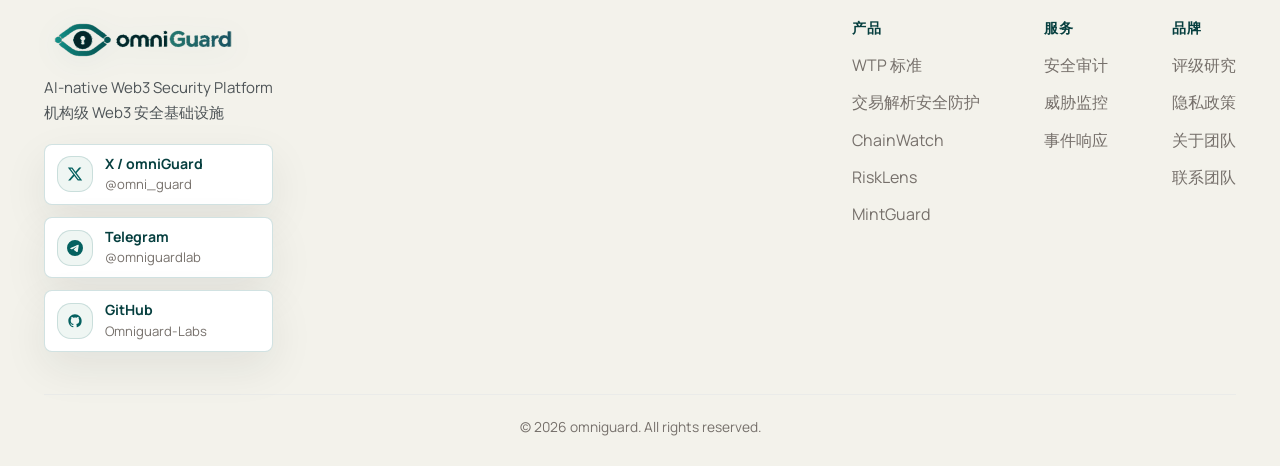
<file: about/index.html>
<!DOCTYPE html><html lang="zh-CN"> <head><meta charset="UTF-8"><meta name="viewport" content="width=device-width, initial-scale=1.0"><title>关于 - omniguard | Web3 安全团队</title><meta name="description" content="omniguard 关于页保留团队背景与工作边界。"><meta property="og:title" content="关于 - omniguard | Web3 安全团队"><meta property="og:description" content="omniguard 关于页保留团队背景与工作边界。"><meta property="og:type" content="website"><meta property="og:url" content="https://omniguard.pro/about"><link rel="canonical" href="https://omniguard.pro/about"><link rel="icon" type="image/svg+xml" href="/favicon.svg?v=20260502"><link rel="icon" type="image/png" sizes="256x256" href="/favicon.png?v=20260502"><link rel="apple-touch-icon" href="/favicon.png?v=20260502"><link rel="preconnect" href="https://fonts.googleapis.com"><link rel="preconnect" href="https://fonts.gstatic.com" crossorigin><link href="https://fonts.googleapis.com/css2?family=Manrope:wght@400;500;600;700;800&family=Sora:wght@400;500;600;700;800&display=swap" rel="stylesheet"><link rel="stylesheet" href="/_astro/BaseLayout.DKCxOinl.css"></head> <body data-brand="omniguard" data-email-user="omniguard.crypto" data-email-host="gmail.com"> <nav class="navbar"> <div class="container"> <a href="/" class="logo" aria-label="omniguard 首页"> <img src="/brand/omniguard-logo-wide.png" alt="" class="logo-wide" width="720" height="151" loading="eager" decoding="async" aria-hidden="true"> </a> <ul class="nav-links"> <li> <a href="/" data-i18n-en="Home"> 首页 </a> </li><li> <a href="/products" data-i18n-en="Products"> 产品 </a> </li><li> <a href="/ratings" data-i18n-en="Ratings"> 评级研究 </a> </li><li> <a href="/services" data-i18n-en="Services"> 服务 </a> </li><li> <a href="/about" class="active" data-i18n-en="About"> 关于 </a> </li> <li> <div class="language-switch" aria-label="Language"> <button type="button" data-lang-toggle aria-label="Switch to English" title="Switch to English">EN</button> </div> </li> <li> <a href="/#contact" class="btn-contact" data-i18n-en="Contact">联系团队</a> </li> </ul> <button class="mobile-menu-btn" aria-label="菜单" data-i18n-aria-label-en="Menu"><span></span><span></span><span></span></button> </div> </nav> <main class="site-main">  <section class="page-header"> <div class="container"> <h1 data-i18n-en="Team and operating boundary">关于 omniGuard</h1> <p data-i18n-en="A Web3 asset-security research and product team covering wallet transaction provenance, on-chain monitoring, DeFi risk ratings and AI-agent asset-management security.">面向 Web3 资产安全的研究与产品团队，提供钱包交易溯源、链上监控、DeFi 风险评级与 AI-agent 资管安全能力。</p> </div> </section> <section class="about-page"> <div class="container"> <div class="about-profile-shell fade-in"> <div class="about-profile-copy"> <span class="section-kicker">TEAM PROFILE</span> <h2 data-i18n-en="Team background">团队背景</h2> <p data-i18n-en="Core contributors have backgrounds connected to crypto institutions such as AmberGroup, OKX and Binance, spanning MEV trading, on-chain risk control, wallet security and trading systems. The team bridges execution, risk recognition, protocol research and product delivery.">核心成员来自 AmberGroup、OKX、Binance 等 crypto 大厂相关业务与安全团队，具备 MEV 交易、链上风控、钱包安全和交易系统经验。团队能力横跨交易执行、风险识别、协议研究和产品化落地。</p> </div> <div class="about-highlight-grid"> <article class="about-highlight-card"> <span data-i18n-en="01">01</span> <h3 data-i18n-en="Wallet transaction security">钱包交易安全</h3> <p data-i18n-en="Transaction provenance, pre-signing parsing, blind-signing defense and origin verification to reduce silent deception risk.">围绕交易构造溯源、签名前解析、防盲签和来源校验，减少用户侧静默欺骗风险。</p> </article><article class="about-highlight-card"> <span data-i18n-en="02">02</span> <h3 data-i18n-en="On-chain security monitoring">链上安全监控</h3> <p data-i18n-en="Coverage for addresses, contract permissions, fund paths, governance actions and abnormal transactions for runtime alerts and incident response.">覆盖地址、合约权限、资金路径、治理动作和异常交易，服务运行时告警与事件响应。</p> </article><article class="about-highlight-card"> <span data-i18n-en="03">03</span> <h3 data-i18n-en="DeFi protocol-rating security">DeFi 协议评级安全</h3> <p data-i18n-en="Admission-oriented protocol research across capital base, governance control, operating maturity and loss absorption.">以资本承载、治理稳健性、运营成熟度和损失吸收能力形成协议准入研究视图。</p> </article><article class="about-highlight-card"> <span data-i18n-en="04">04</span> <h3 data-i18n-en="AI-agent asset-management security architecture">AI-agent 资管安全架构</h3> <p data-i18n-en="Security control planes for agent execution, policy permissions, asset exposure and human review loops in automated asset management.">为 Agent 执行、策略权限、资产暴露和人工复核设计安全控制面，降低自动化资管风险。</p> </article> </div> </div> <div class="about-solution-shell fade-in"> <div> <span class="section-kicker">SECURITY SOLUTIONS</span> <h2 data-i18n-en="Security capability architecture">安全能力架构</h2> </div> <div class="about-solution-copy"> <p data-i18n-en="Standards layer: WTP wallet transaction provenance and pre-signing verification. Runtime layer: monitoring for addresses, contract permissions, fund paths and abnormal behavior.">标准层：WTP 钱包交易构造溯源与签名前校验；运行层：链上地址、合约权限、资金路径和异常行为监控。</p><p data-i18n-en="Research layer: DeFi protocol ratings, token risk and multi-chain whitelist governance. Control layer: policy permissions, asset exposure and human review loops for AI-agent asset management.">研究层：DeFi 协议评级、Token 风险和多链白名单治理；控制层：AI-agent 资管场景下的策略权限、资产暴露和人工复核链路。</p> </div> </div> </div> </section> <section class="cta"> <div class="container"> <div class="domain-banner fade-in"> <h2 data-i18n-en="Discuss standard integration or ecosystem collaboration">讨论具体接入</h2> <p data-i18n-en="Available for WTP integration, monitoring and ecosystem collaboration.">请优先说明 WTP、交易解析安全防护、链上监测或协议评级的具体使用场景。</p> <a href="/#contact" class="btn btn-primary" data-i18n-en="Contact the team">联系团队</a> </div> </div> </section>  </main> <footer> <div class="container"> <div class="footer-content"> <div class="footer-brand"> <a href="/" class="logo" aria-label="omniguard 首页"> <img src="/brand/omniguard-logo-wide.png" alt="" class="logo-wide" width="720" height="151" loading="eager" decoding="async" aria-hidden="true"> </a> <p>AI-native Web3 Security Platform<br><span data-i18n-en="Institutional Web3 security infrastructure">机构级 Web3 安全基础设施</span></p> <div class="social-links social-links-compact"> <a href="https://x.com/omni_guard" target="_blank" rel="noopener" class="social-link-card" aria-label="X / omniGuard @omni_guard" title="X / omniGuard @omni_guard"> <span class="social-link-icon" aria-hidden="true"> <svg class width="16px" height="16px" viewBox="0 0 24 24" aria-hidden="true"><path d="M18.244 2.25h3.308l-7.227 8.26 8.502 11.24H16.17l-5.214-6.817L4.99 21.75H1.68l7.73-8.835L1.254 2.25H8.08l4.713 6.231zm-1.161 17.52h1.833L7.084 4.126H5.117z" fill="currentColor"></path></svg> </span> <span class="social-link-copy"> <strong>X / omniGuard</strong> <span>@omni_guard</span>  </span> </a><a href="https://t.me/omniguardlab" target="_blank" rel="noopener" class="social-link-card" aria-label="Telegram @omniguardlab" title="Telegram @omniguardlab"> <span class="social-link-icon" aria-hidden="true"> <svg class width="16px" height="16px" viewBox="0 0 24 24" aria-hidden="true"><path d="M11.944 0A12 12 0 000 12a12 12 0 0012 12 12 12 0 0012-12A12 12 0 0012 0h-.056zm4.962 7.224c.1-.002.321.023.465.14a.506.506 0 01.171.325c.016.093.036.306.02.472-.18 1.898-.962 6.502-1.36 8.627-.168.9-.499 1.201-.82 1.23-.696.065-1.225-.46-1.9-.902-1.056-.693-1.653-1.124-2.678-1.8-1.185-.78-.417-1.21.258-1.91.177-.184 3.247-2.977 3.307-3.23.007-.032.014-.15-.056-.212s-.174-.041-.249-.024c-.106.024-1.793 1.14-5.061 3.345-.48.33-.913.49-1.302.48-.428-.008-1.252-.241-1.865-.44-.752-.245-1.349-.374-1.297-.789.027-.216.325-.437.893-.663 3.498-1.524 5.83-2.529 6.998-3.014 3.332-1.386 4.025-1.627 4.476-1.635z" fill="currentColor"></path></svg> </span> <span class="social-link-copy"> <strong>Telegram</strong> <span>@omniguardlab</span>  </span> </a><a href="https://github.com/Omniguard-Labs/" target="_blank" rel="noopener" class="social-link-card" aria-label="GitHub Omniguard-Labs" title="GitHub Omniguard-Labs"> <span class="social-link-icon" aria-hidden="true"> <svg class width="16px" height="16px" viewBox="0 0 24 24" aria-hidden="true"><path d="M12 2C6.477 2 2 6.484 2 12.017c0 4.425 2.865 8.18 6.839 9.504.5.092.682-.217.682-.483 0-.237-.008-.868-.013-1.703-2.782.605-3.369-1.343-3.369-1.343-.454-1.158-1.11-1.466-1.11-1.466-.908-.62.069-.608.069-.608 1.003.07 1.531 1.032 1.531 1.032.892 1.53 2.341 1.088 2.91.832.092-.647.35-1.088.636-1.338-2.22-.253-4.555-1.113-4.555-4.951 0-1.093.39-1.988 1.029-2.688-.103-.253-.446-1.272.098-2.65 0 0 .84-.27 2.75 1.026A9.564 9.564 0 0112 6.844c.85.004 1.705.115 2.504.337 1.909-1.296 2.747-1.027 2.747-1.027.546 1.379.202 2.398.1 2.651.64.7 1.028 1.595 1.028 2.688 0 3.848-2.339 4.695-4.566 4.943.359.309.678.92.678 1.855 0 1.338-.012 2.419-.012 2.747 0 .268.18.58.688.482A10.019 10.019 0 0022 12.017C22 6.484 17.522 2 12 2z" fill="currentColor"></path></svg> </span> <span class="social-link-copy"> <strong>GitHub</strong> <span>Omniguard-Labs</span>  </span> </a> </div> </div> <div class="footer-links"> <div class="link-group"> <h4 data-i18n-en="Products">产品</h4> <a href="/wtp/" data-i18n-en="WTP Standard"> WTP 标准 </a><a href="/products#transaction-parser" data-i18n-en="Transaction parsing protection"> 交易解析安全防护 </a><a href="/products#chainwatch"> ChainWatch </a><a href="/products#risklens"> RiskLens </a><a href="/products#mintguard"> MintGuard </a> </div><div class="link-group"> <h4 data-i18n-en="Services">服务</h4> <a href="/services" data-i18n-en="Security audit"> 安全审计 </a><a href="/services" data-i18n-en="Threat monitoring"> 威胁监控 </a><a href="/services" data-i18n-en="Incident response"> 事件响应 </a> </div><div class="link-group"> <h4 data-i18n-en="Brand">品牌</h4> <a href="/ratings" data-i18n-en="Ratings research"> 评级研究 </a><a href="/privacy" data-i18n-en="Privacy policy"> 隐私政策 </a><a href="/about" data-i18n-en="About the team"> 关于团队 </a><a href="/#contact" data-i18n-en="Contact the team"> 联系团队 </a> </div> </div> </div> <div class="footer-bottom"> <p>&copy; 2026 omniguard. All rights reserved.</p> </div> </div> </footer> <script type="module" src="/scripts/main.js"></script> </body> </html>
</file>
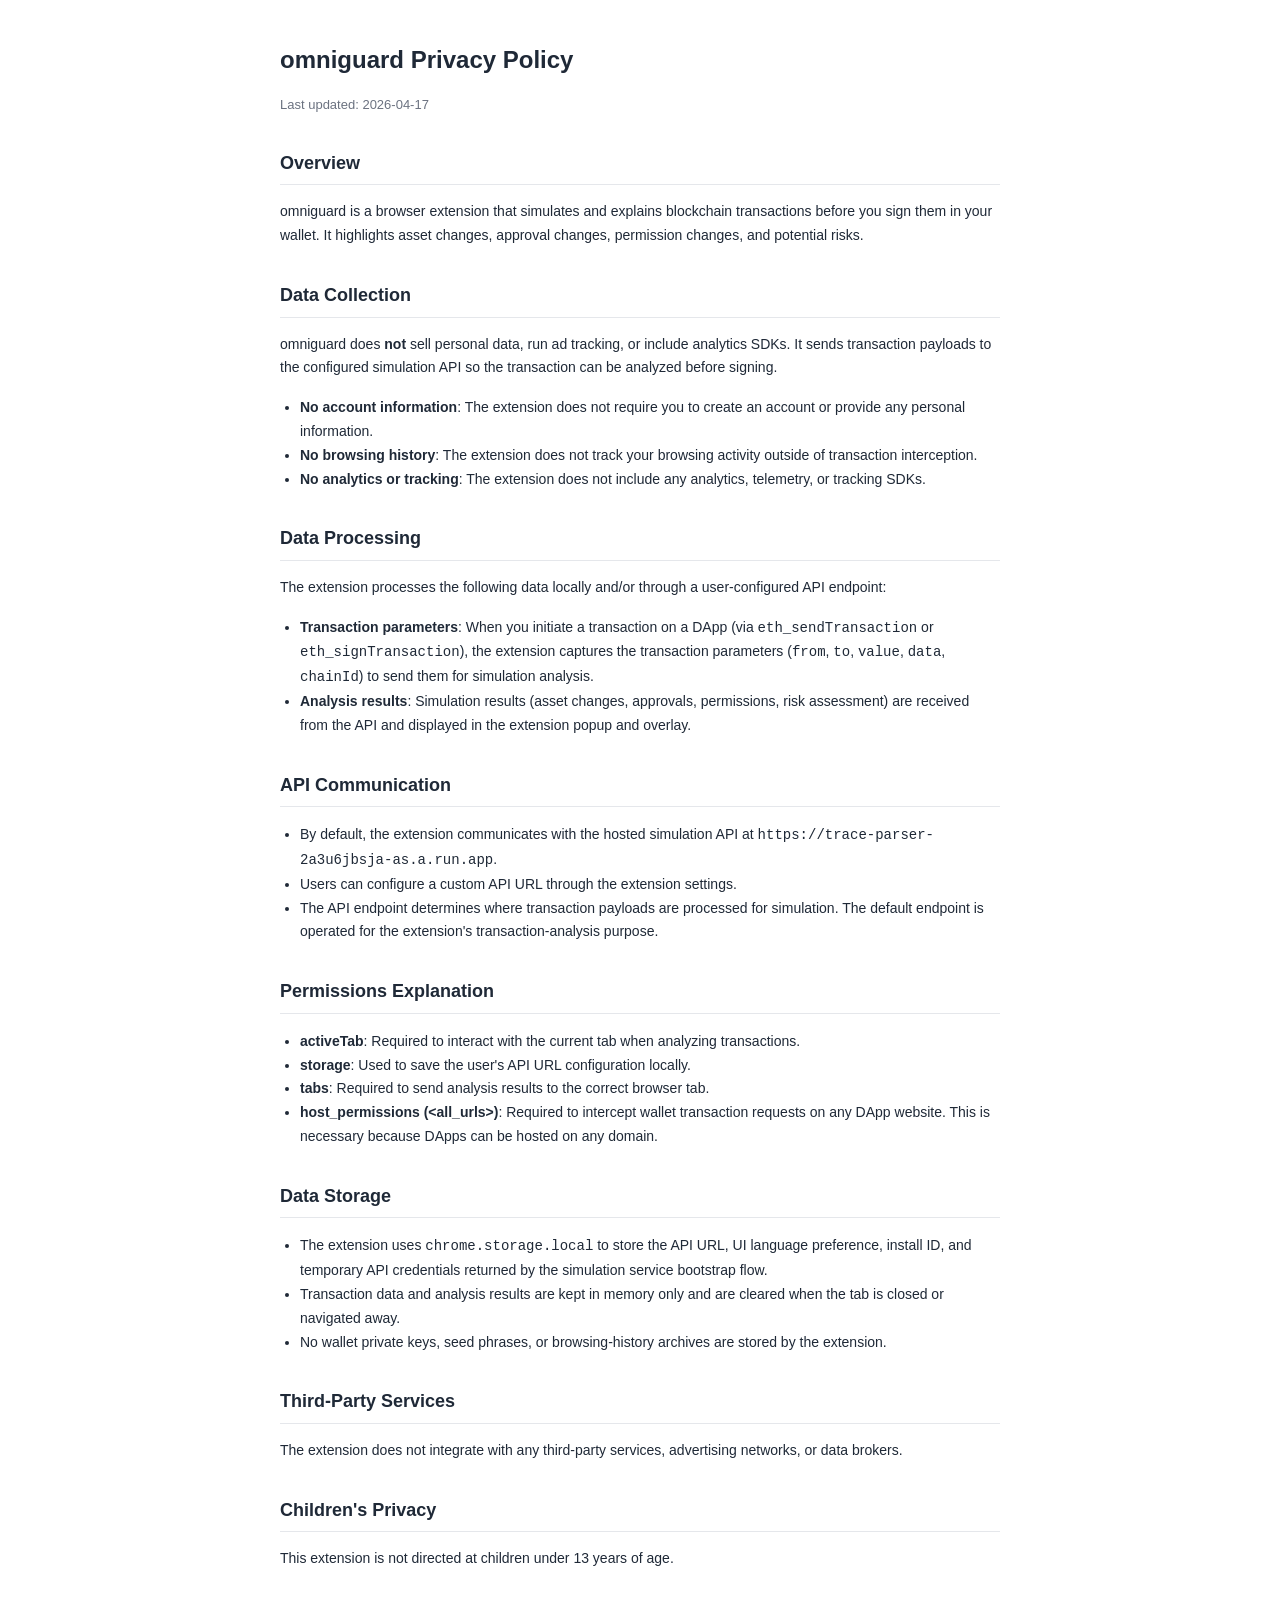
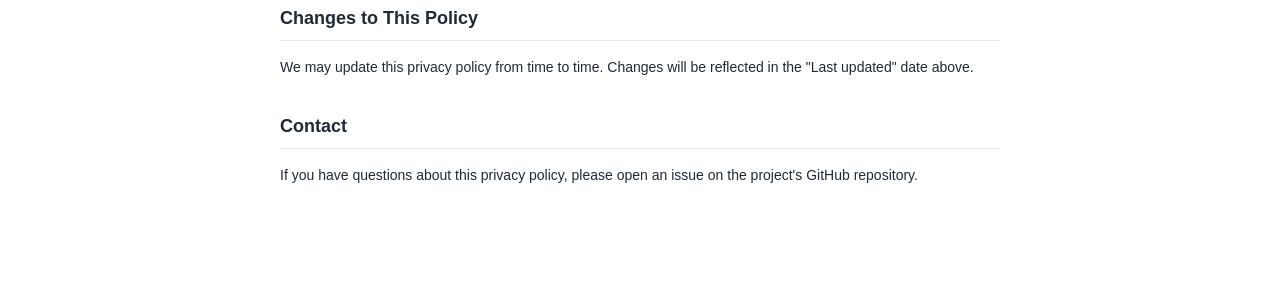
<file: privacy/index.html>
<!DOCTYPE html>
<html lang="zh-CN">
  <head>
    <meta charset="UTF-8" />
    <meta name="viewport" content="width=device-width, initial-scale=1.0" />
    <title>omniguard - Privacy Policy</title>
    <meta
      name="description"
      content="Privacy Policy for the omniguard browser extension and transaction simulation service."
    />
    <style>
      body {
        font-family: -apple-system, "PingFang SC", "Helvetica Neue", sans-serif;
        max-width: 720px;
        margin: 40px auto;
        padding: 0 20px 60px;
        color: #1f2937;
        line-height: 1.7;
      }

      h1 {
        font-size: 24px;
        margin-bottom: 8px;
      }

      h2 {
        font-size: 18px;
        margin-top: 32px;
        border-bottom: 1px solid #e5e7eb;
        padding-bottom: 6px;
      }

      p,
      li {
        font-size: 14px;
      }

      ul {
        padding-left: 20px;
      }

      code {
        word-break: break-word;
      }

      .updated {
        color: #6b7280;
        font-size: 13px;
      }
    </style>
  </head>
  <body>
    <h1>omniguard Privacy Policy</h1>
    <p class="updated">Last updated: 2026-04-17</p>

    <h2>Overview</h2>
    <p>
      omniguard is a browser extension that simulates and explains blockchain transactions before
      you sign them in your wallet. It highlights asset changes, approval changes, permission
      changes, and potential risks.
    </p>

    <h2>Data Collection</h2>
    <p>
      omniguard does <strong>not</strong> sell personal data, run ad tracking, or include
      analytics SDKs. It sends transaction payloads to the configured simulation API so the
      transaction can be analyzed before signing.
    </p>
    <ul>
      <li>
        <strong>No account information</strong>: The extension does not require you to create an
        account or provide any personal information.
      </li>
      <li>
        <strong>No browsing history</strong>: The extension does not track your browsing activity
        outside of transaction interception.
      </li>
      <li>
        <strong>No analytics or tracking</strong>: The extension does not include any analytics,
        telemetry, or tracking SDKs.
      </li>
    </ul>

    <h2>Data Processing</h2>
    <p>
      The extension processes the following data locally and/or through a user-configured API
      endpoint:
    </p>
    <ul>
      <li>
        <strong>Transaction parameters</strong>: When you initiate a transaction on a DApp (via
        <code>eth_sendTransaction</code> or <code>eth_signTransaction</code>), the extension
        captures the transaction parameters (<code>from</code>, <code>to</code>,
        <code>value</code>, <code>data</code>, <code>chainId</code>) to send them for simulation
        analysis.
      </li>
      <li>
        <strong>Analysis results</strong>: Simulation results (asset changes, approvals,
        permissions, risk assessment) are received from the API and displayed in the extension
        popup and overlay.
      </li>
    </ul>

    <h2>API Communication</h2>
    <ul>
      <li>
        By default, the extension communicates with the hosted simulation API at
        <code>https://trace-parser-2a3u6jbsja-as.a.run.app</code>.
      </li>
      <li>Users can configure a custom API URL through the extension settings.</li>
      <li>
        The API endpoint determines where transaction payloads are processed for simulation. The
        default endpoint is operated for the extension's transaction-analysis purpose.
      </li>
    </ul>

    <h2>Permissions Explanation</h2>
    <ul>
      <li><strong>activeTab</strong>: Required to interact with the current tab when analyzing transactions.</li>
      <li><strong>storage</strong>: Used to save the user's API URL configuration locally.</li>
      <li><strong>tabs</strong>: Required to send analysis results to the correct browser tab.</li>
      <li>
        <strong>host_permissions (&lt;all_urls&gt;)</strong>: Required to intercept wallet
        transaction requests on any DApp website. This is necessary because DApps can be hosted on
        any domain.
      </li>
    </ul>

    <h2>Data Storage</h2>
    <ul>
      <li>
        The extension uses <code>chrome.storage.local</code> to store the API URL, UI language
        preference, install ID, and temporary API credentials returned by the simulation service
        bootstrap flow.
      </li>
      <li>
        Transaction data and analysis results are kept in memory only and are cleared when the tab
        is closed or navigated away.
      </li>
      <li>
        No wallet private keys, seed phrases, or browsing-history archives are stored by the
        extension.
      </li>
    </ul>

    <h2>Third-Party Services</h2>
    <p>
      The extension does not integrate with any third-party services, advertising networks, or data
      brokers.
    </p>

    <h2>Children's Privacy</h2>
    <p>This extension is not directed at children under 13 years of age.</p>

    <h2>Changes to This Policy</h2>
    <p>
      We may update this privacy policy from time to time. Changes will be reflected in the
      "Last updated" date above.
    </p>

    <h2>Contact</h2>
    <p>
      If you have questions about this privacy policy, please open an issue on the project's GitHub
      repository.
    </p>
  </body>
</html>
</file>
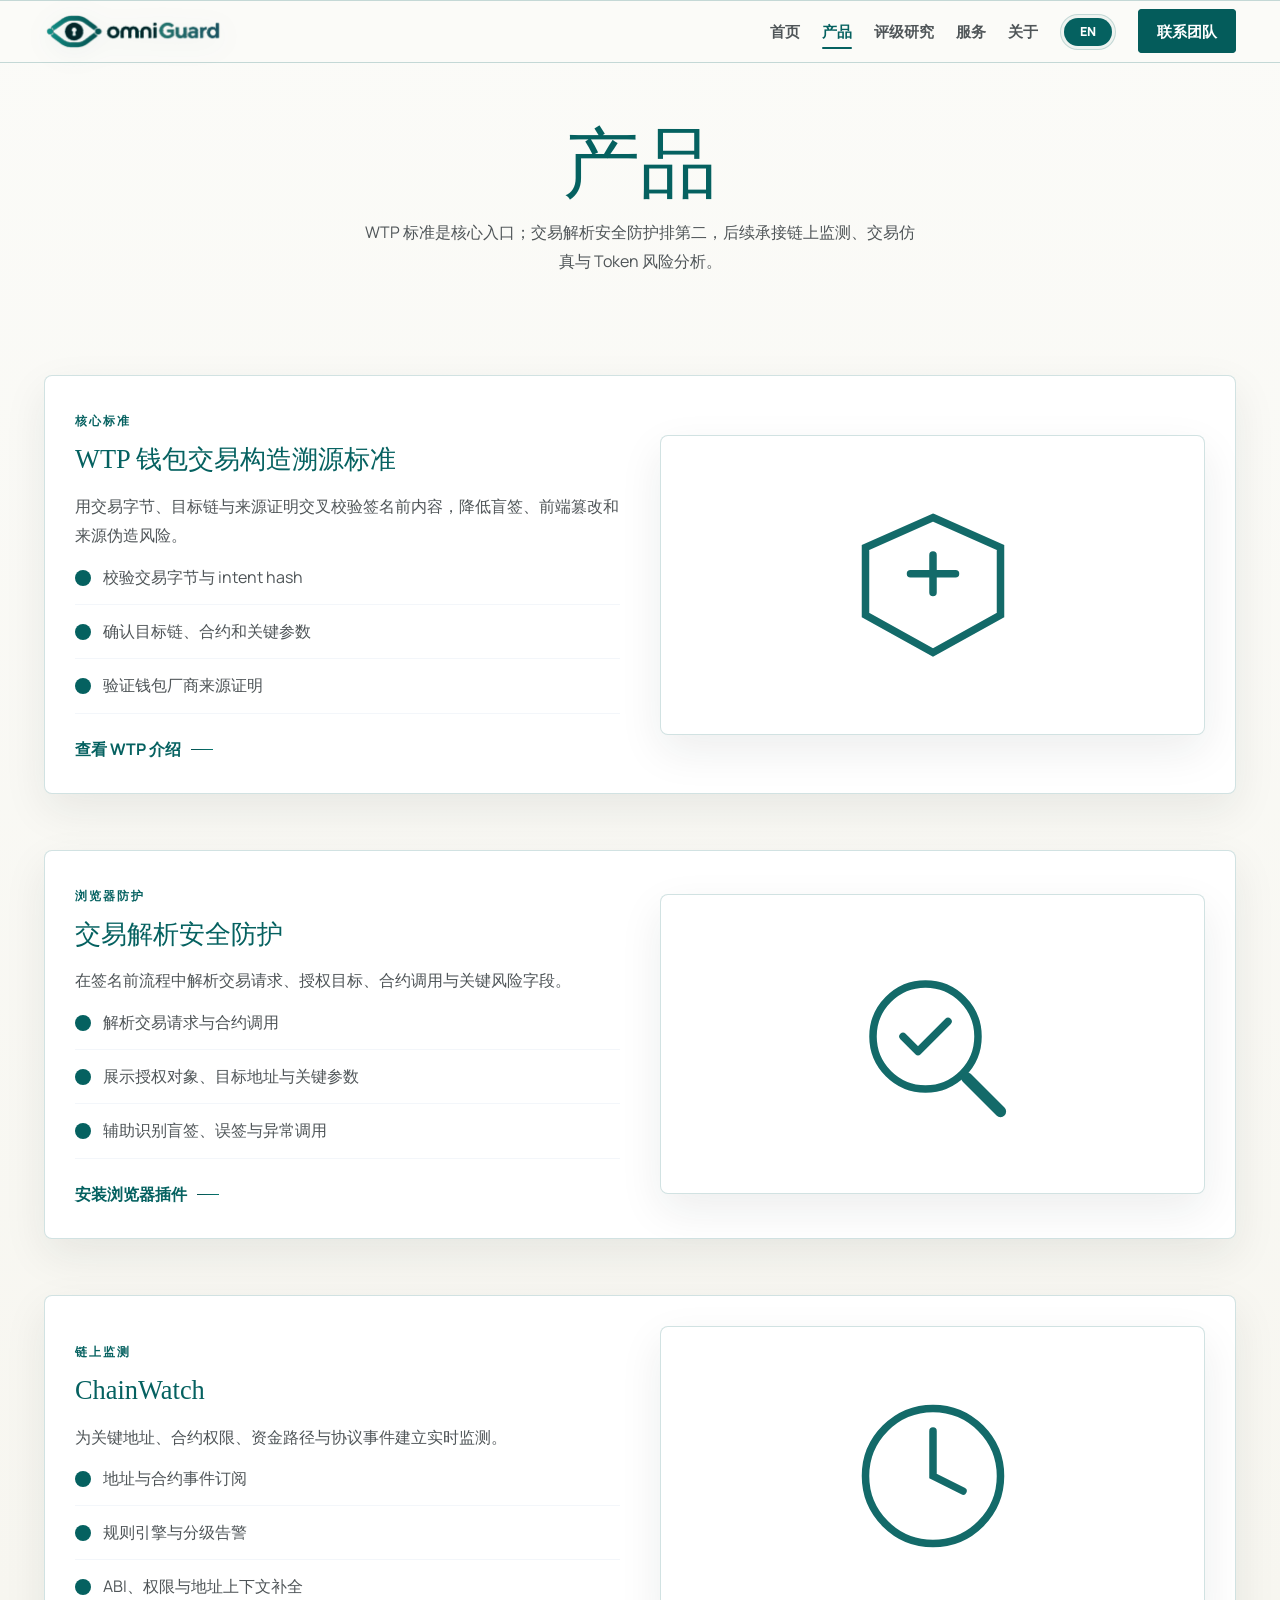
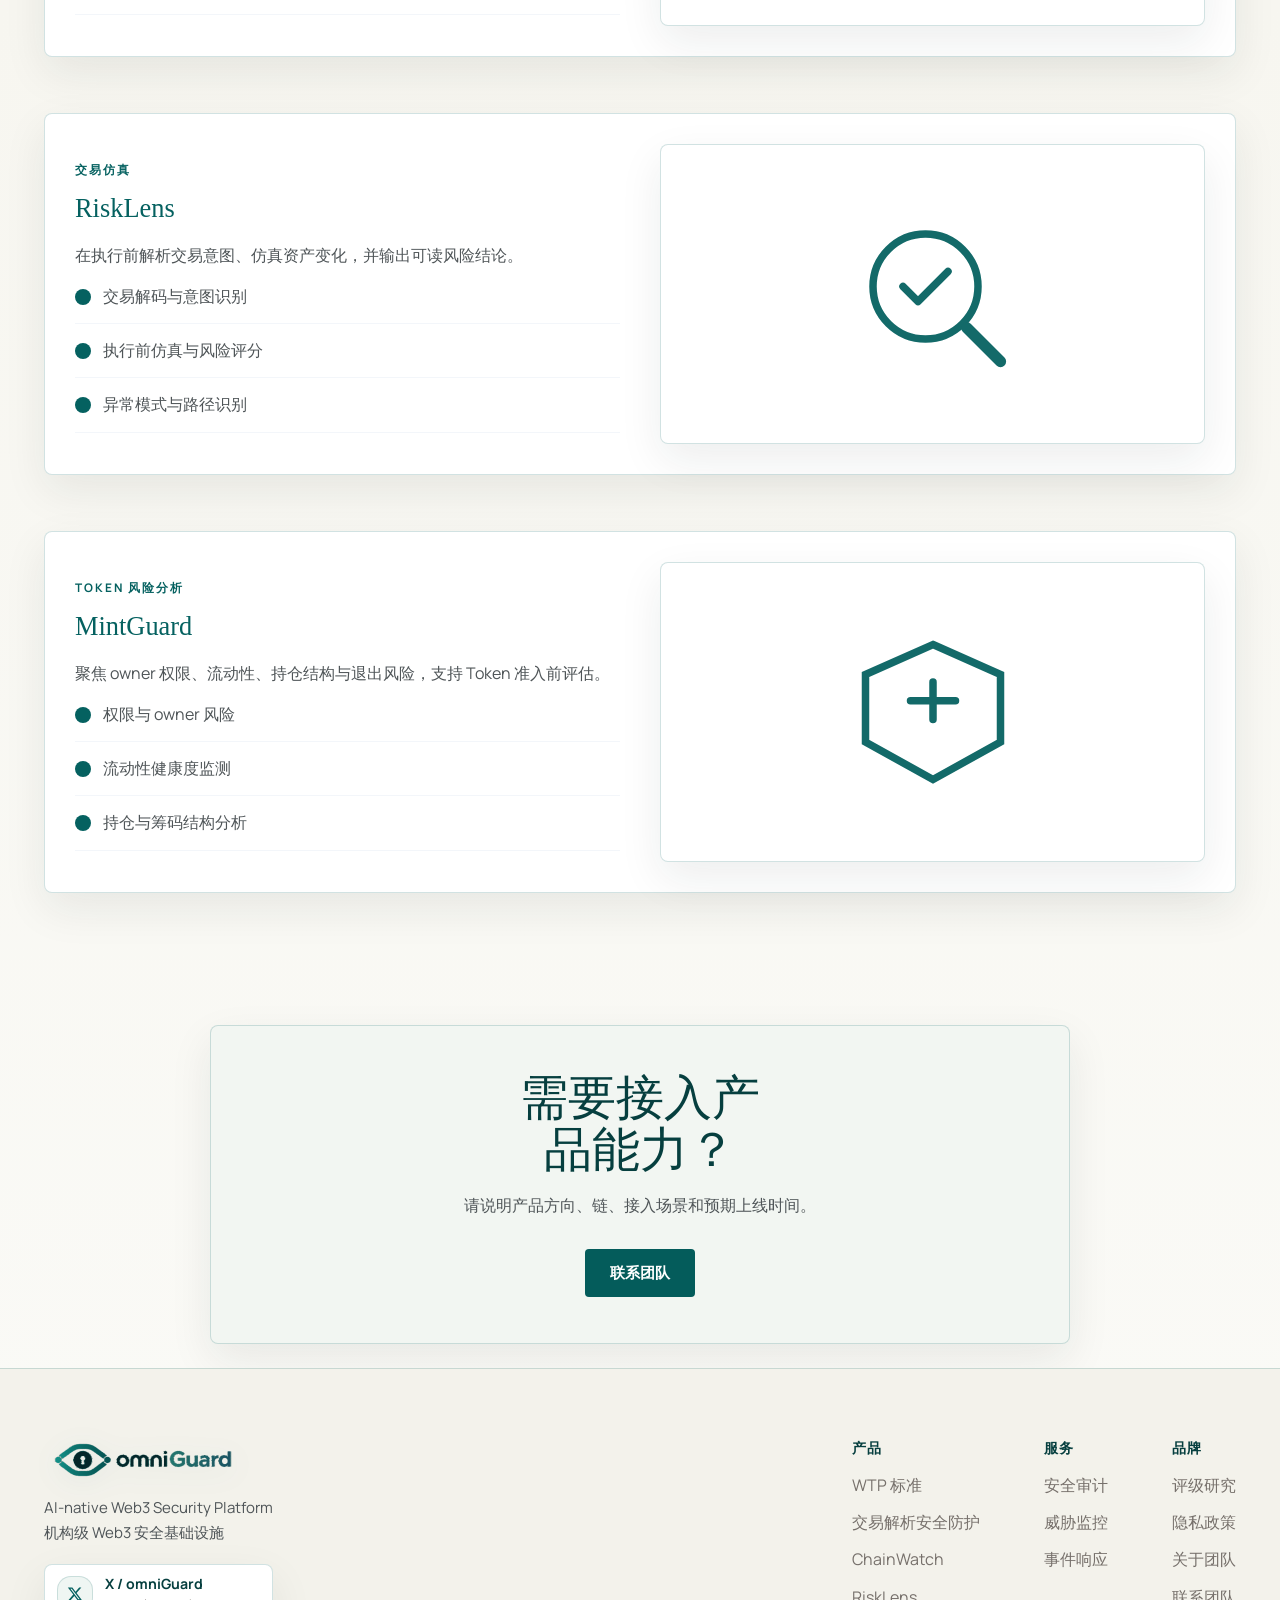
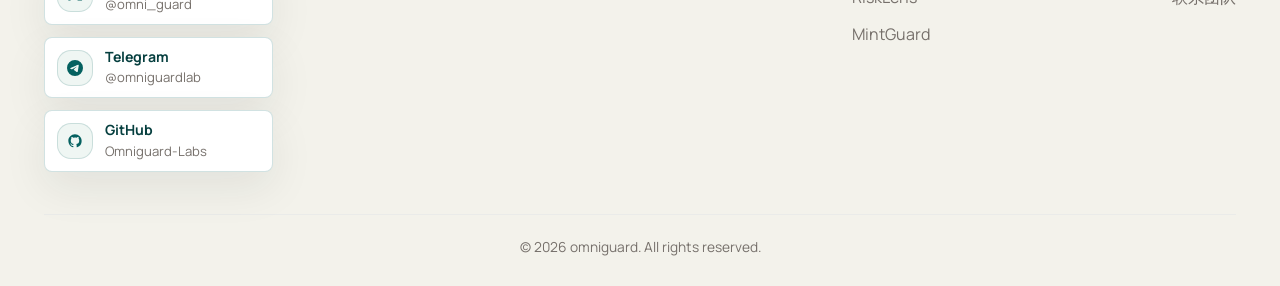
<file: products/index.html>
<!DOCTYPE html><html lang="zh-CN"> <head><meta charset="UTF-8"><meta name="viewport" content="width=device-width, initial-scale=1.0"><title>产品 - omniguard | AI 原生 Web3 安全平台</title><meta name="description" content="omniguard 产品页：WTP 钱包交易构造溯源标准、交易解析安全防护、链上监测、交易仿真与 Token 风险分析。"><meta property="og:title" content="产品 - omniguard | AI 原生 Web3 安全平台"><meta property="og:description" content="omniguard 产品页：WTP 钱包交易构造溯源标准、交易解析安全防护、链上监测、交易仿真与 Token 风险分析。"><meta property="og:type" content="website"><meta property="og:url" content="https://omniguard.pro/products"><link rel="canonical" href="https://omniguard.pro/products"><link rel="icon" type="image/svg+xml" href="/favicon.svg?v=20260502"><link rel="icon" type="image/png" sizes="256x256" href="/favicon.png?v=20260502"><link rel="apple-touch-icon" href="/favicon.png?v=20260502"><link rel="preconnect" href="https://fonts.googleapis.com"><link rel="preconnect" href="https://fonts.gstatic.com" crossorigin><link href="https://fonts.googleapis.com/css2?family=Manrope:wght@400;500;600;700;800&family=Sora:wght@400;500;600;700;800&display=swap" rel="stylesheet"><link rel="stylesheet" href="/_astro/BaseLayout.DKCxOinl.css"></head> <body data-brand="omniguard" data-email-user="omniguard.crypto" data-email-host="gmail.com"> <nav class="navbar"> <div class="container"> <a href="/" class="logo" aria-label="omniguard 首页"> <img src="/brand/omniguard-logo-wide.png" alt="" class="logo-wide" width="720" height="151" loading="eager" decoding="async" aria-hidden="true"> </a> <ul class="nav-links"> <li> <a href="/" data-i18n-en="Home"> 首页 </a> </li><li> <a href="/products" class="active" data-i18n-en="Products"> 产品 </a> </li><li> <a href="/ratings" data-i18n-en="Ratings"> 评级研究 </a> </li><li> <a href="/services" data-i18n-en="Services"> 服务 </a> </li><li> <a href="/about" data-i18n-en="About"> 关于 </a> </li> <li> <div class="language-switch" aria-label="Language"> <button type="button" data-lang-toggle aria-label="Switch to English" title="Switch to English">EN</button> </div> </li> <li> <a href="/#contact" class="btn-contact" data-i18n-en="Contact">联系团队</a> </li> </ul> <button class="mobile-menu-btn" aria-label="菜单" data-i18n-aria-label-en="Menu"><span></span><span></span><span></span></button> </div> </nav> <main class="site-main">  <section class="page-header"> <div class="container"> <h1 data-i18n-en="Products">产品</h1> <p data-i18n-en="WTP is the core entry, followed by transaction parsing protection, monitoring, simulation and token risk analysis.">WTP 标准是核心入口；交易解析安全防护排第二，后续承接链上监测、交易仿真与 Token 风险分析。</p> </div> </section> <section class="products-page"> <div class="container"> <div id="wtp-standard" class="product-detail fade-in"> <div class="product-info"> <span class="product-meta" data-i18n-en="Core standard">核心标准</span> <h3 data-i18n-en="WTP Wallet Transaction Provenance Standard">WTP 钱包交易构造溯源标准</h3> <p class="desc" data-i18n-en="Wallet transaction provenance standard for validating bytes, chain and origin before signing.">用交易字节、目标链与来源证明交叉校验签名前内容，降低盲签、前端篡改和来源伪造风险。</p> <ul class="product-features"> <li data-i18n-en="Validate transaction bytes and intent hash">校验交易字节与 intent hash</li><li data-i18n-en="Confirm target chain, contract and key parameters">确认目标链、合约和关键参数</li><li data-i18n-en="Verify wallet-vendor origin proof">验证钱包厂商来源证明</li> </ul> <a href="/wtp/" class="card-link product-detail-link"> <span data-i18n-en="View WTP introduction">查看 WTP 介绍</span> </a> </div> <div class="product-visual"> <svg class="visual-icon" width="180px" height="180px" viewBox="0 0 48 48" aria-hidden="true"><path d="M24 6 L42 14 L42 32 L24 42 L6 32 L6 14 Z" fill="none" stroke="currentColor" stroke-width="2"></path><path d="M24 16 L24 26 M18 21 L30 21" fill="none" stroke="currentColor" stroke-width="2" stroke-linecap="round"></path></svg> </div> </div><div id="transaction-parser" class="product-detail fade-in"> <div class="product-info"> <span class="product-meta" data-i18n-en="Browser protection">浏览器防护</span> <h3 data-i18n-en="Transaction parsing protection">交易解析安全防护</h3> <p class="desc" data-i18n-en="Browser protection for transaction request parsing before signing.">在签名前流程中解析交易请求、授权目标、合约调用与关键风险字段。</p> <ul class="product-features"> <li data-i18n-en="Parse transaction requests and contract calls">解析交易请求与合约调用</li><li data-i18n-en="Show approval objects, target addresses and key parameters">展示授权对象、目标地址与关键参数</li><li data-i18n-en="Help identify blind signing, mis-signing and abnormal calls">辅助识别盲签、误签与异常调用</li> </ul> <a href="https://chromewebstore.google.com/detail/fbdlbfodgdkdcipoelnjdcgglodjkmbe?utm_source=item-share-cb" class="card-link product-detail-link" target="_blank" rel="noopener noreferrer"> <span data-i18n-en="Install browser extension">安装浏览器插件</span> </a> </div> <div class="product-visual"> <svg class="visual-icon" width="180px" height="180px" viewBox="0 0 48 48" aria-hidden="true"><circle cx="22" cy="22" r="14" fill="none" stroke="currentColor" stroke-width="2"></circle><line x1="33" y1="33" x2="42" y2="42" stroke="currentColor" stroke-width="3" stroke-linecap="round"></line><path d="M16 22 L20 26 L28 18" fill="none" stroke="currentColor" stroke-width="2" stroke-linecap="round" stroke-linejoin="round"></path></svg> </div> </div><div id="chainwatch" class="product-detail fade-in"> <div class="product-info"> <span class="product-meta" data-i18n-en="On-chain monitoring">链上监测</span> <h3>ChainWatch</h3> <p class="desc" data-i18n-en="Real-time coverage for critical addresses, protocols and pools.">为关键地址、合约权限、资金路径与协议事件建立实时监测。</p> <ul class="product-features"> <li data-i18n-en="Address and contract-event subscriptions">地址与合约事件订阅</li><li data-i18n-en="Rule engine and tiered alerts">规则引擎与分级告警</li><li data-i18n-en="ABI, permission and address-context enrichment">ABI、权限与地址上下文补全</li> </ul>  </div> <div class="product-visual"> <svg class="visual-icon" width="180px" height="180px" viewBox="0 0 48 48" aria-hidden="true"><circle cx="24" cy="24" r="18" fill="none" stroke="currentColor" stroke-width="2"></circle><path d="M24 12 L24 24 L32 28" fill="none" stroke="currentColor" stroke-width="2" stroke-linecap="round"></path></svg> </div> </div><div id="risklens" class="product-detail fade-in"> <div class="product-info"> <span class="product-meta" data-i18n-en="Transaction simulation">交易仿真</span> <h3>RiskLens</h3> <p class="desc" data-i18n-en="Pre-trade simulation for transaction intent, impact and asset flow.">在执行前解析交易意图、仿真资产变化，并输出可读风险结论。</p> <ul class="product-features"> <li data-i18n-en="Transaction decoding and intent recognition">交易解码与意图识别</li><li data-i18n-en="Pre-execution simulation and risk scoring">执行前仿真与风险评分</li><li data-i18n-en="Abnormal-pattern and path recognition">异常模式与路径识别</li> </ul>  </div> <div class="product-visual"> <svg class="visual-icon" width="180px" height="180px" viewBox="0 0 48 48" aria-hidden="true"><circle cx="22" cy="22" r="14" fill="none" stroke="currentColor" stroke-width="2"></circle><line x1="33" y1="33" x2="42" y2="42" stroke="currentColor" stroke-width="3" stroke-linecap="round"></line><path d="M16 22 L20 26 L28 18" fill="none" stroke="currentColor" stroke-width="2" stroke-linecap="round" stroke-linejoin="round"></path></svg> </div> </div><div id="mintguard" class="product-detail fade-in"> <div class="product-info"> <span class="product-meta" data-i18n-en="Token risk analysis">Token 风险分析</span> <h3>MintGuard</h3> <p class="desc" data-i18n-en="Token risk analysis focused on permissions, liquidity and holder structure.">聚焦 owner 权限、流动性、持仓结构与退出风险，支持 Token 准入前评估。</p> <ul class="product-features"> <li data-i18n-en="Permission and owner risk">权限与 owner 风险</li><li data-i18n-en="Liquidity-health monitoring">流动性健康度监测</li><li data-i18n-en="Holder and concentration analysis">持仓与筹码结构分析</li> </ul>  </div> <div class="product-visual"> <svg class="visual-icon" width="180px" height="180px" viewBox="0 0 48 48" aria-hidden="true"><path d="M24 6 L42 14 L42 32 L24 42 L6 32 L6 14 Z" fill="none" stroke="currentColor" stroke-width="2"></path><path d="M24 16 L24 26 M18 21 L30 21" fill="none" stroke="currentColor" stroke-width="2" stroke-linecap="round"></path></svg> </div> </div> </div> </section> <section class="cta"> <div class="container"> <div class="domain-banner fade-in"> <h2 data-i18n-en="Integrate runtime monitoring or transaction risk control">需要接入产品能力？</h2> <p data-i18n-en="Scope can be mapped around wallets, protocols, exchanges or treasury operations.">请说明产品方向、链、接入场景和预期上线时间。</p> <a href="/#contact" class="btn btn-primary" data-i18n-en="Contact the team">联系团队</a> </div> </div> </section>  </main> <footer> <div class="container"> <div class="footer-content"> <div class="footer-brand"> <a href="/" class="logo" aria-label="omniguard 首页"> <img src="/brand/omniguard-logo-wide.png" alt="" class="logo-wide" width="720" height="151" loading="eager" decoding="async" aria-hidden="true"> </a> <p>AI-native Web3 Security Platform<br><span data-i18n-en="Institutional Web3 security infrastructure">机构级 Web3 安全基础设施</span></p> <div class="social-links social-links-compact"> <a href="https://x.com/omni_guard" target="_blank" rel="noopener" class="social-link-card" aria-label="X / omniGuard @omni_guard" title="X / omniGuard @omni_guard"> <span class="social-link-icon" aria-hidden="true"> <svg class width="16px" height="16px" viewBox="0 0 24 24" aria-hidden="true"><path d="M18.244 2.25h3.308l-7.227 8.26 8.502 11.24H16.17l-5.214-6.817L4.99 21.75H1.68l7.73-8.835L1.254 2.25H8.08l4.713 6.231zm-1.161 17.52h1.833L7.084 4.126H5.117z" fill="currentColor"></path></svg> </span> <span class="social-link-copy"> <strong>X / omniGuard</strong> <span>@omni_guard</span>  </span> </a><a href="https://t.me/omniguardlab" target="_blank" rel="noopener" class="social-link-card" aria-label="Telegram @omniguardlab" title="Telegram @omniguardlab"> <span class="social-link-icon" aria-hidden="true"> <svg class width="16px" height="16px" viewBox="0 0 24 24" aria-hidden="true"><path d="M11.944 0A12 12 0 000 12a12 12 0 0012 12 12 12 0 0012-12A12 12 0 0012 0h-.056zm4.962 7.224c.1-.002.321.023.465.14a.506.506 0 01.171.325c.016.093.036.306.02.472-.18 1.898-.962 6.502-1.36 8.627-.168.9-.499 1.201-.82 1.23-.696.065-1.225-.46-1.9-.902-1.056-.693-1.653-1.124-2.678-1.8-1.185-.78-.417-1.21.258-1.91.177-.184 3.247-2.977 3.307-3.23.007-.032.014-.15-.056-.212s-.174-.041-.249-.024c-.106.024-1.793 1.14-5.061 3.345-.48.33-.913.49-1.302.48-.428-.008-1.252-.241-1.865-.44-.752-.245-1.349-.374-1.297-.789.027-.216.325-.437.893-.663 3.498-1.524 5.83-2.529 6.998-3.014 3.332-1.386 4.025-1.627 4.476-1.635z" fill="currentColor"></path></svg> </span> <span class="social-link-copy"> <strong>Telegram</strong> <span>@omniguardlab</span>  </span> </a><a href="https://github.com/Omniguard-Labs/" target="_blank" rel="noopener" class="social-link-card" aria-label="GitHub Omniguard-Labs" title="GitHub Omniguard-Labs"> <span class="social-link-icon" aria-hidden="true"> <svg class width="16px" height="16px" viewBox="0 0 24 24" aria-hidden="true"><path d="M12 2C6.477 2 2 6.484 2 12.017c0 4.425 2.865 8.18 6.839 9.504.5.092.682-.217.682-.483 0-.237-.008-.868-.013-1.703-2.782.605-3.369-1.343-3.369-1.343-.454-1.158-1.11-1.466-1.11-1.466-.908-.62.069-.608.069-.608 1.003.07 1.531 1.032 1.531 1.032.892 1.53 2.341 1.088 2.91.832.092-.647.35-1.088.636-1.338-2.22-.253-4.555-1.113-4.555-4.951 0-1.093.39-1.988 1.029-2.688-.103-.253-.446-1.272.098-2.65 0 0 .84-.27 2.75 1.026A9.564 9.564 0 0112 6.844c.85.004 1.705.115 2.504.337 1.909-1.296 2.747-1.027 2.747-1.027.546 1.379.202 2.398.1 2.651.64.7 1.028 1.595 1.028 2.688 0 3.848-2.339 4.695-4.566 4.943.359.309.678.92.678 1.855 0 1.338-.012 2.419-.012 2.747 0 .268.18.58.688.482A10.019 10.019 0 0022 12.017C22 6.484 17.522 2 12 2z" fill="currentColor"></path></svg> </span> <span class="social-link-copy"> <strong>GitHub</strong> <span>Omniguard-Labs</span>  </span> </a> </div> </div> <div class="footer-links"> <div class="link-group"> <h4 data-i18n-en="Products">产品</h4> <a href="/wtp/" data-i18n-en="WTP Standard"> WTP 标准 </a><a href="/products#transaction-parser" data-i18n-en="Transaction parsing protection"> 交易解析安全防护 </a><a href="/products#chainwatch"> ChainWatch </a><a href="/products#risklens"> RiskLens </a><a href="/products#mintguard"> MintGuard </a> </div><div class="link-group"> <h4 data-i18n-en="Services">服务</h4> <a href="/services" data-i18n-en="Security audit"> 安全审计 </a><a href="/services" data-i18n-en="Threat monitoring"> 威胁监控 </a><a href="/services" data-i18n-en="Incident response"> 事件响应 </a> </div><div class="link-group"> <h4 data-i18n-en="Brand">品牌</h4> <a href="/ratings" data-i18n-en="Ratings research"> 评级研究 </a><a href="/privacy" data-i18n-en="Privacy policy"> 隐私政策 </a><a href="/about" data-i18n-en="About the team"> 关于团队 </a><a href="/#contact" data-i18n-en="Contact the team"> 联系团队 </a> </div> </div> </div> <div class="footer-bottom"> <p>&copy; 2026 omniguard. All rights reserved.</p> </div> </div> </footer> <script type="module" src="/scripts/main.js"></script> </body> </html>
</file>
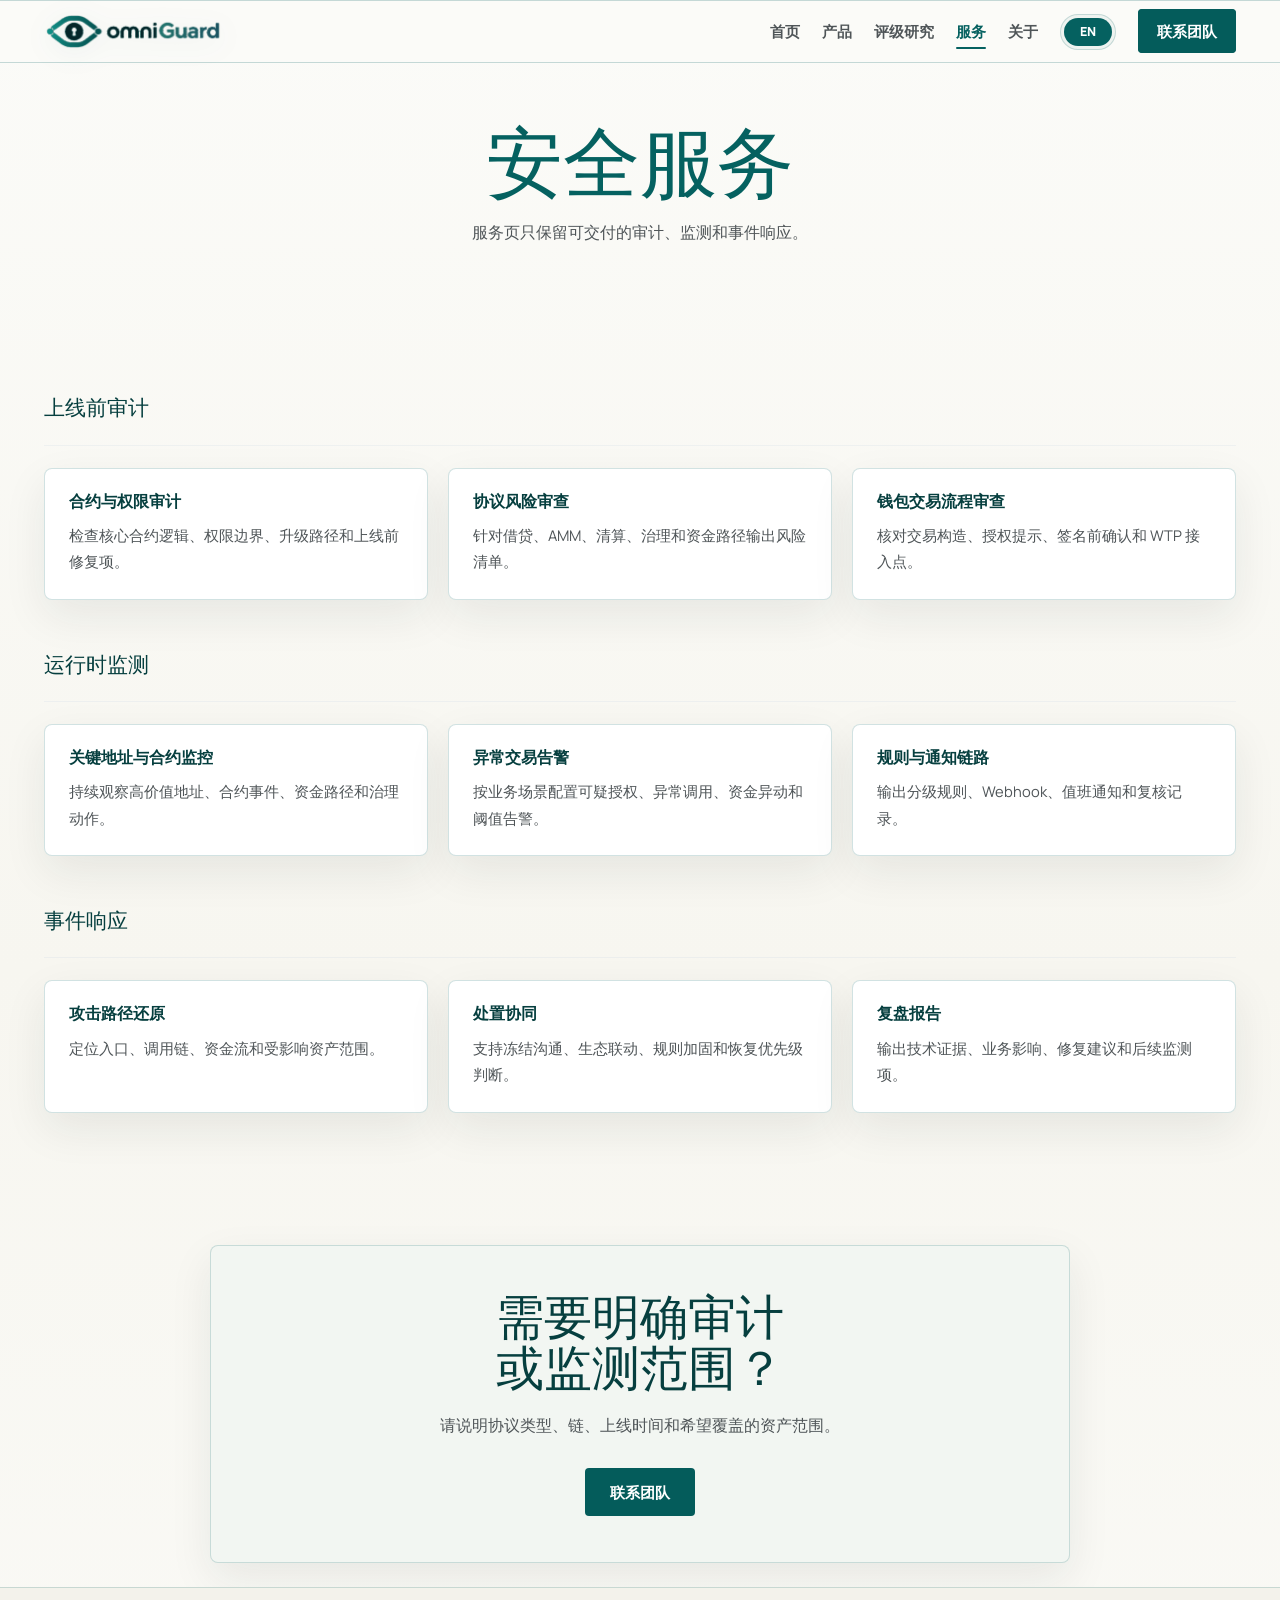
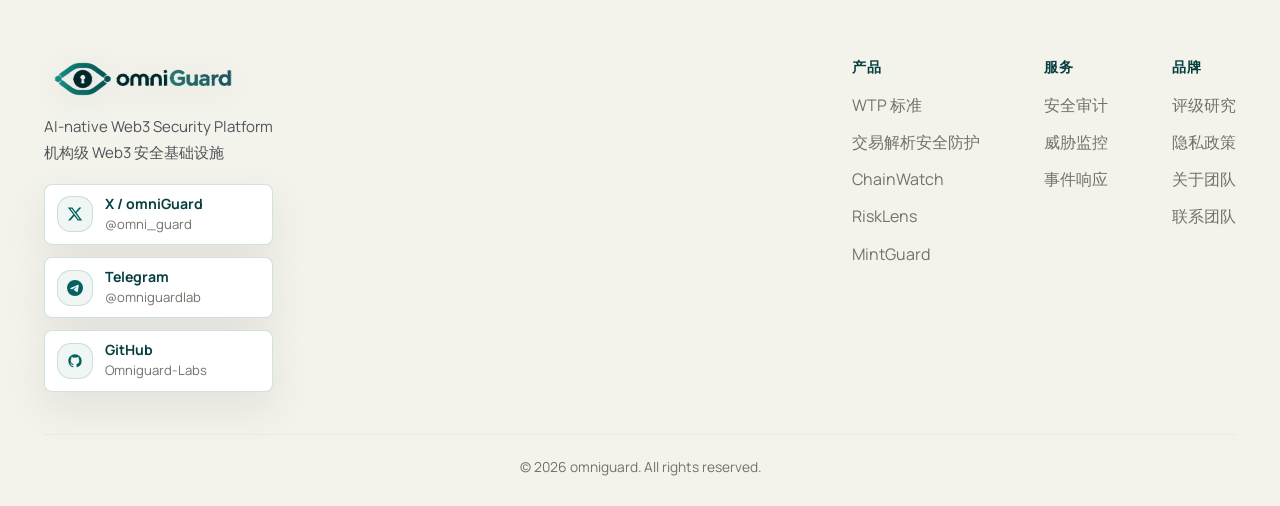
<file: services/index.html>
<!DOCTYPE html><html lang="zh-CN"> <head><meta charset="UTF-8"><meta name="viewport" content="width=device-width, initial-scale=1.0"><title>服务 - omniguard | 高阶 Web3 安全服务</title><meta name="description" content="omniguard 服务页聚焦上线前审计、运行时监测与事件响应。"><meta property="og:title" content="服务 - omniguard | 高阶 Web3 安全服务"><meta property="og:description" content="omniguard 服务页聚焦上线前审计、运行时监测与事件响应。"><meta property="og:type" content="website"><meta property="og:url" content="https://omniguard.pro/services"><link rel="canonical" href="https://omniguard.pro/services"><link rel="icon" type="image/svg+xml" href="/favicon.svg?v=20260502"><link rel="icon" type="image/png" sizes="256x256" href="/favicon.png?v=20260502"><link rel="apple-touch-icon" href="/favicon.png?v=20260502"><link rel="preconnect" href="https://fonts.googleapis.com"><link rel="preconnect" href="https://fonts.gstatic.com" crossorigin><link href="https://fonts.googleapis.com/css2?family=Manrope:wght@400;500;600;700;800&family=Sora:wght@400;500;600;700;800&display=swap" rel="stylesheet"><link rel="stylesheet" href="/_astro/BaseLayout.DKCxOinl.css"></head> <body data-brand="omniguard" data-email-user="omniguard.crypto" data-email-host="gmail.com"> <nav class="navbar"> <div class="container"> <a href="/" class="logo" aria-label="omniguard 首页"> <img src="/brand/omniguard-logo-wide.png" alt="" class="logo-wide" width="720" height="151" loading="eager" decoding="async" aria-hidden="true"> </a> <ul class="nav-links"> <li> <a href="/" data-i18n-en="Home"> 首页 </a> </li><li> <a href="/products" data-i18n-en="Products"> 产品 </a> </li><li> <a href="/ratings" data-i18n-en="Ratings"> 评级研究 </a> </li><li> <a href="/services" class="active" data-i18n-en="Services"> 服务 </a> </li><li> <a href="/about" data-i18n-en="About"> 关于 </a> </li> <li> <div class="language-switch" aria-label="Language"> <button type="button" data-lang-toggle aria-label="Switch to English" title="Switch to English">EN</button> </div> </li> <li> <a href="/#contact" class="btn-contact" data-i18n-en="Contact">联系团队</a> </li> </ul> <button class="mobile-menu-btn" aria-label="菜单" data-i18n-aria-label-en="Menu"><span></span><span></span><span></span></button> </div> </nav> <main class="site-main">  <section class="page-header"> <div class="container"> <h1 data-i18n-en="Security services">安全服务</h1> <p data-i18n-en="Audit, monitoring and incident response as concrete service lines.">服务页只保留可交付的审计、监测和事件响应。</p> </div> </section> <section class="services-page"> <div class="container"> <div class="service-section"> <div class="service-section-head"> <h3 data-i18n-en="Audit">上线前审计</h3> </div> <div class="service-grid"> <article class="service-card fade-in"> <h4 data-i18n-en="Contract and permission audit">合约与权限审计</h4> <p data-i18n-en="Review core contract logic, permission boundaries, upgrade paths and launch-blocking fixes.">检查核心合约逻辑、权限边界、升级路径和上线前修复项。</p> </article><article class="service-card fade-in"> <h4 data-i18n-en="Protocol risk review">协议风险审查</h4> <p data-i18n-en="Produce risk lists for lending, AMM, liquidation, governance and fund-flow paths.">针对借贷、AMM、清算、治理和资金路径输出风险清单。</p> </article><article class="service-card fade-in"> <h4 data-i18n-en="Wallet transaction-flow review">钱包交易流程审查</h4> <p data-i18n-en="Check transaction construction, approval prompts, pre-signing review and WTP integration points.">核对交易构造、授权提示、签名前确认和 WTP 接入点。</p> </article> </div> </div><div class="service-section"> <div class="service-section-head"> <h3 data-i18n-en="Monitoring">运行时监测</h3> </div> <div class="service-grid"> <article class="service-card fade-in"> <h4 data-i18n-en="Key address and contract monitoring">关键地址与合约监控</h4> <p data-i18n-en="Continuously watch high-value addresses, contract events, fund paths and governance actions.">持续观察高价值地址、合约事件、资金路径和治理动作。</p> </article><article class="service-card fade-in"> <h4 data-i18n-en="Abnormal transaction alerts">异常交易告警</h4> <p data-i18n-en="Configure alerts for suspicious approvals, abnormal calls, fund movement and thresholds.">按业务场景配置可疑授权、异常调用、资金异动和阈值告警。</p> </article><article class="service-card fade-in"> <h4 data-i18n-en="Rules and notification routing">规则与通知链路</h4> <p data-i18n-en="Deliver tiered rules, webhooks, duty notifications and review records.">输出分级规则、Webhook、值班通知和复核记录。</p> </article> </div> </div><div class="service-section"> <div class="service-section-head"> <h3 data-i18n-en="Incident Response">事件响应</h3> </div> <div class="service-grid"> <article class="service-card fade-in"> <h4 data-i18n-en="Attack-path reconstruction">攻击路径还原</h4> <p data-i18n-en="Identify entry points, call chains, fund flows and affected assets.">定位入口、调用链、资金流和受影响资产范围。</p> </article><article class="service-card fade-in"> <h4 data-i18n-en="Response coordination">处置协同</h4> <p data-i18n-en="Support freeze coordination, ecosystem communication, rule hardening and recovery prioritization.">支持冻结沟通、生态联动、规则加固和恢复优先级判断。</p> </article><article class="service-card fade-in"> <h4 data-i18n-en="Post-incident report">复盘报告</h4> <p data-i18n-en="Deliver technical evidence, business impact, fixes and follow-up monitoring items.">输出技术证据、业务影响、修复建议和后续监测项。</p> </article> </div> </div> </div> </section> <section class="cta"> <div class="container"> <div class="domain-banner fade-in"> <h2 data-i18n-en="Contact the security team">需要明确审计或监测范围？</h2> <p data-i18n-en="Available for discrete reviews, ongoing monitoring and incident response planning.">请说明协议类型、链、上线时间和希望覆盖的资产范围。</p> <a href="/#contact" class="btn btn-primary" data-i18n-en="Contact the team">联系团队</a> </div> </div> </section>  </main> <footer> <div class="container"> <div class="footer-content"> <div class="footer-brand"> <a href="/" class="logo" aria-label="omniguard 首页"> <img src="/brand/omniguard-logo-wide.png" alt="" class="logo-wide" width="720" height="151" loading="eager" decoding="async" aria-hidden="true"> </a> <p>AI-native Web3 Security Platform<br><span data-i18n-en="Institutional Web3 security infrastructure">机构级 Web3 安全基础设施</span></p> <div class="social-links social-links-compact"> <a href="https://x.com/omni_guard" target="_blank" rel="noopener" class="social-link-card" aria-label="X / omniGuard @omni_guard" title="X / omniGuard @omni_guard"> <span class="social-link-icon" aria-hidden="true"> <svg class width="16px" height="16px" viewBox="0 0 24 24" aria-hidden="true"><path d="M18.244 2.25h3.308l-7.227 8.26 8.502 11.24H16.17l-5.214-6.817L4.99 21.75H1.68l7.73-8.835L1.254 2.25H8.08l4.713 6.231zm-1.161 17.52h1.833L7.084 4.126H5.117z" fill="currentColor"></path></svg> </span> <span class="social-link-copy"> <strong>X / omniGuard</strong> <span>@omni_guard</span>  </span> </a><a href="https://t.me/omniguardlab" target="_blank" rel="noopener" class="social-link-card" aria-label="Telegram @omniguardlab" title="Telegram @omniguardlab"> <span class="social-link-icon" aria-hidden="true"> <svg class width="16px" height="16px" viewBox="0 0 24 24" aria-hidden="true"><path d="M11.944 0A12 12 0 000 12a12 12 0 0012 12 12 12 0 0012-12A12 12 0 0012 0h-.056zm4.962 7.224c.1-.002.321.023.465.14a.506.506 0 01.171.325c.016.093.036.306.02.472-.18 1.898-.962 6.502-1.36 8.627-.168.9-.499 1.201-.82 1.23-.696.065-1.225-.46-1.9-.902-1.056-.693-1.653-1.124-2.678-1.8-1.185-.78-.417-1.21.258-1.91.177-.184 3.247-2.977 3.307-3.23.007-.032.014-.15-.056-.212s-.174-.041-.249-.024c-.106.024-1.793 1.14-5.061 3.345-.48.33-.913.49-1.302.48-.428-.008-1.252-.241-1.865-.44-.752-.245-1.349-.374-1.297-.789.027-.216.325-.437.893-.663 3.498-1.524 5.83-2.529 6.998-3.014 3.332-1.386 4.025-1.627 4.476-1.635z" fill="currentColor"></path></svg> </span> <span class="social-link-copy"> <strong>Telegram</strong> <span>@omniguardlab</span>  </span> </a><a href="https://github.com/Omniguard-Labs/" target="_blank" rel="noopener" class="social-link-card" aria-label="GitHub Omniguard-Labs" title="GitHub Omniguard-Labs"> <span class="social-link-icon" aria-hidden="true"> <svg class width="16px" height="16px" viewBox="0 0 24 24" aria-hidden="true"><path d="M12 2C6.477 2 2 6.484 2 12.017c0 4.425 2.865 8.18 6.839 9.504.5.092.682-.217.682-.483 0-.237-.008-.868-.013-1.703-2.782.605-3.369-1.343-3.369-1.343-.454-1.158-1.11-1.466-1.11-1.466-.908-.62.069-.608.069-.608 1.003.07 1.531 1.032 1.531 1.032.892 1.53 2.341 1.088 2.91.832.092-.647.35-1.088.636-1.338-2.22-.253-4.555-1.113-4.555-4.951 0-1.093.39-1.988 1.029-2.688-.103-.253-.446-1.272.098-2.65 0 0 .84-.27 2.75 1.026A9.564 9.564 0 0112 6.844c.85.004 1.705.115 2.504.337 1.909-1.296 2.747-1.027 2.747-1.027.546 1.379.202 2.398.1 2.651.64.7 1.028 1.595 1.028 2.688 0 3.848-2.339 4.695-4.566 4.943.359.309.678.92.678 1.855 0 1.338-.012 2.419-.012 2.747 0 .268.18.58.688.482A10.019 10.019 0 0022 12.017C22 6.484 17.522 2 12 2z" fill="currentColor"></path></svg> </span> <span class="social-link-copy"> <strong>GitHub</strong> <span>Omniguard-Labs</span>  </span> </a> </div> </div> <div class="footer-links"> <div class="link-group"> <h4 data-i18n-en="Products">产品</h4> <a href="/wtp/" data-i18n-en="WTP Standard"> WTP 标准 </a><a href="/products#transaction-parser" data-i18n-en="Transaction parsing protection"> 交易解析安全防护 </a><a href="/products#chainwatch"> ChainWatch </a><a href="/products#risklens"> RiskLens </a><a href="/products#mintguard"> MintGuard </a> </div><div class="link-group"> <h4 data-i18n-en="Services">服务</h4> <a href="/services" data-i18n-en="Security audit"> 安全审计 </a><a href="/services" data-i18n-en="Threat monitoring"> 威胁监控 </a><a href="/services" data-i18n-en="Incident response"> 事件响应 </a> </div><div class="link-group"> <h4 data-i18n-en="Brand">品牌</h4> <a href="/ratings" data-i18n-en="Ratings research"> 评级研究 </a><a href="/privacy" data-i18n-en="Privacy policy"> 隐私政策 </a><a href="/about" data-i18n-en="About the team"> 关于团队 </a><a href="/#contact" data-i18n-en="Contact the team"> 联系团队 </a> </div> </div> </div> <div class="footer-bottom"> <p>&copy; 2026 omniguard. All rights reserved.</p> </div> </div> </footer> <script type="module" src="/scripts/main.js"></script> </body> </html>
</file>
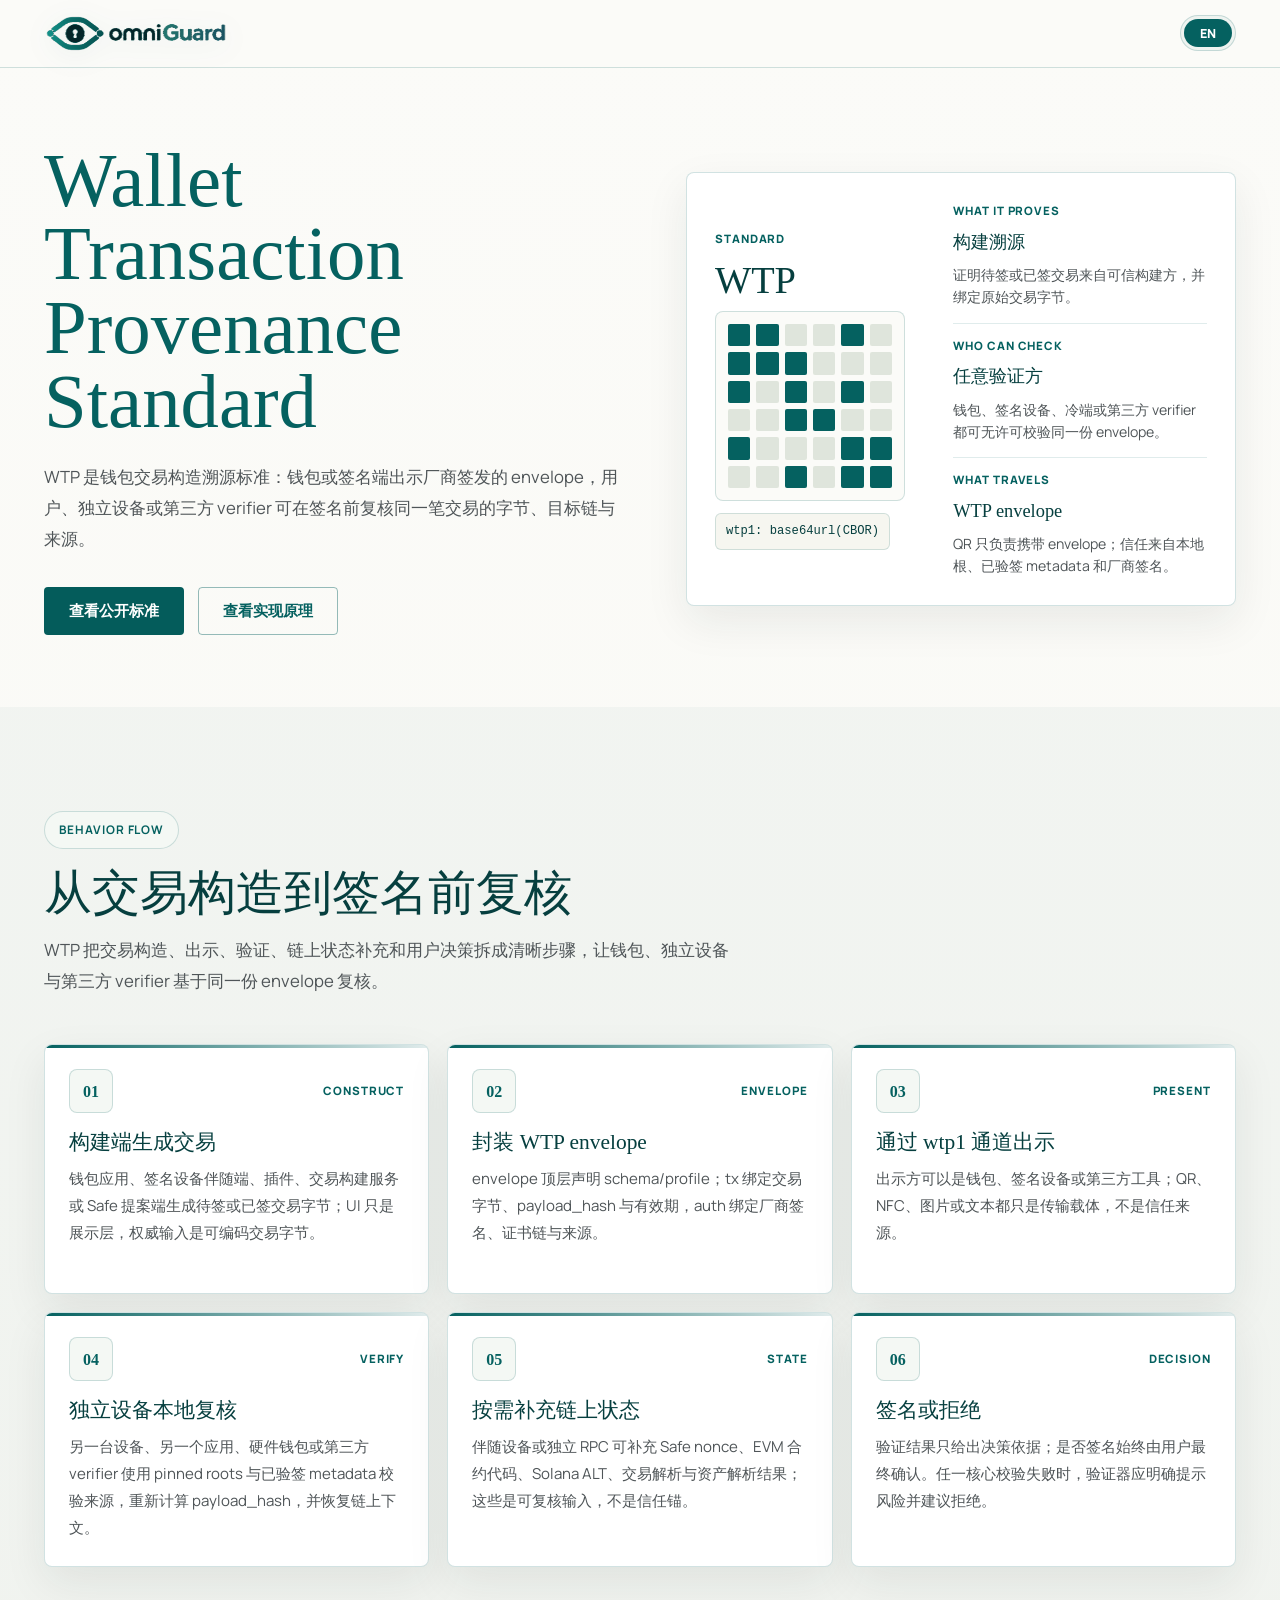
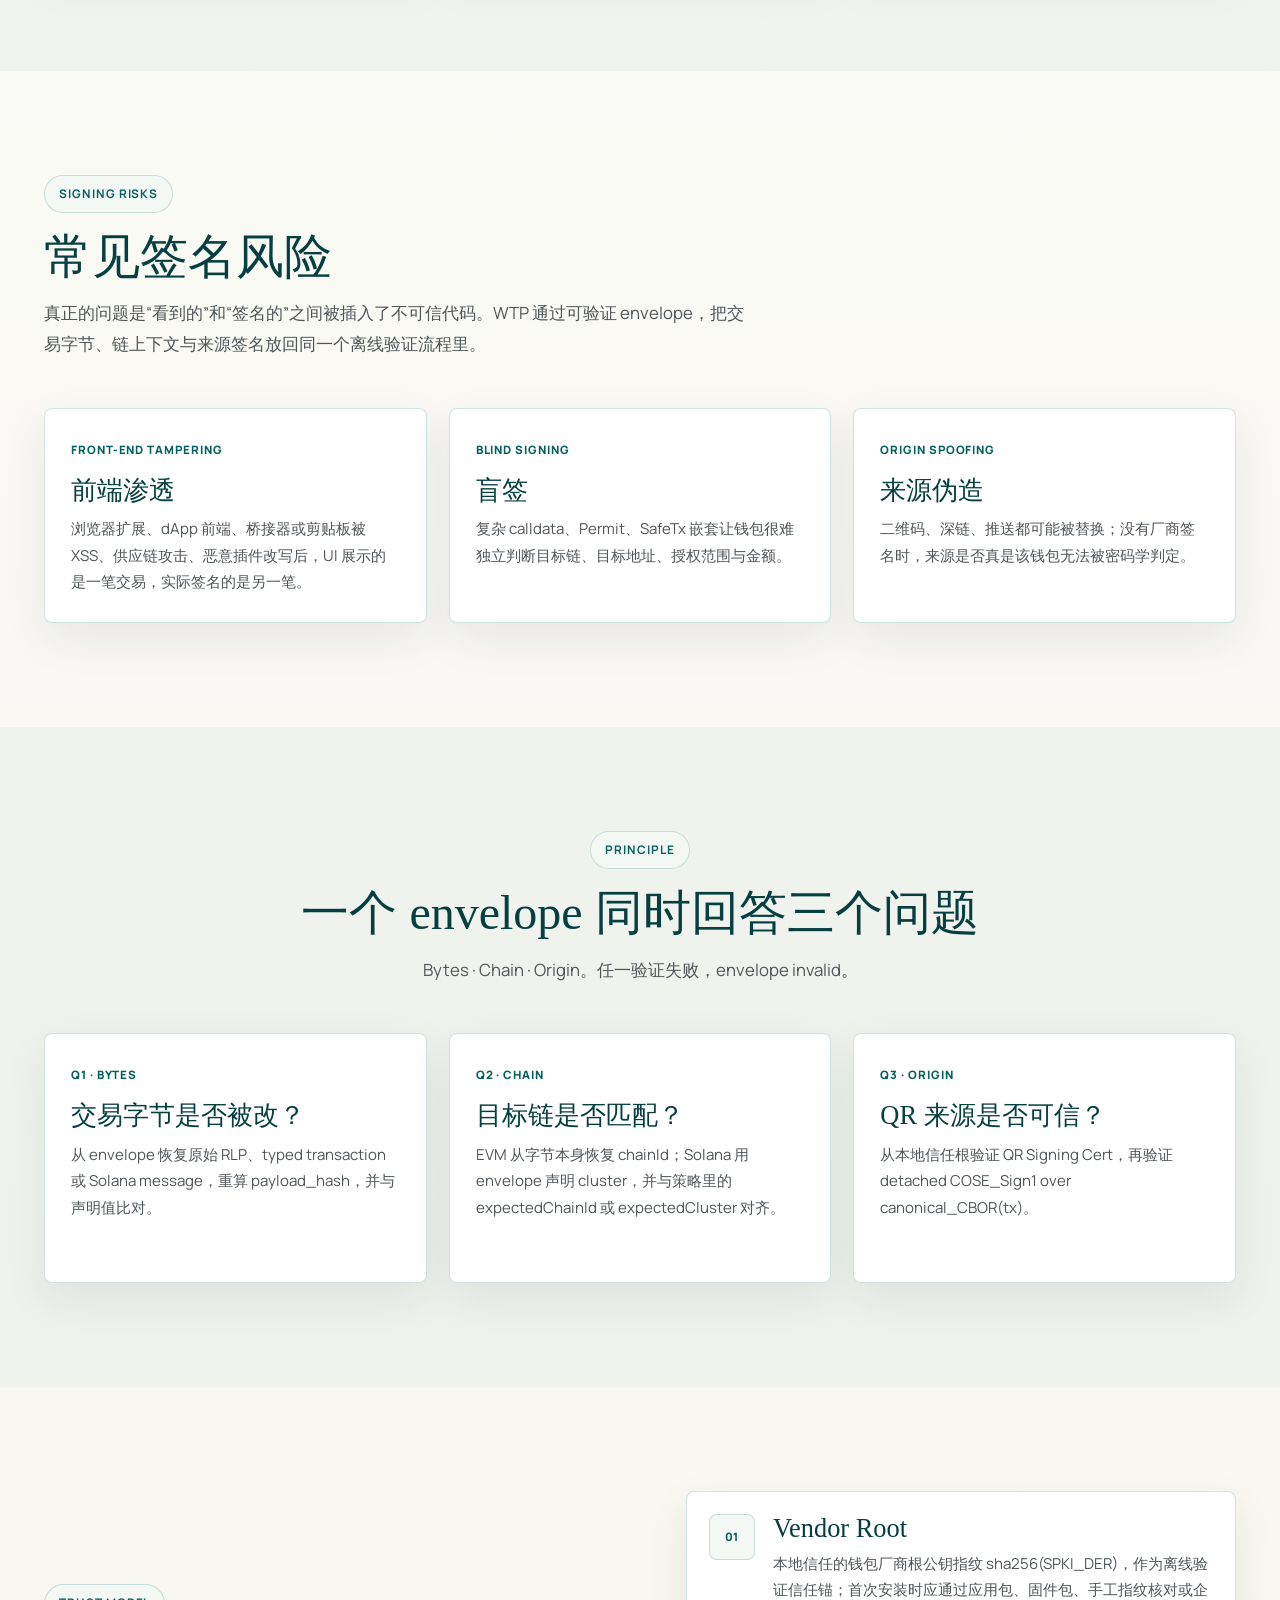
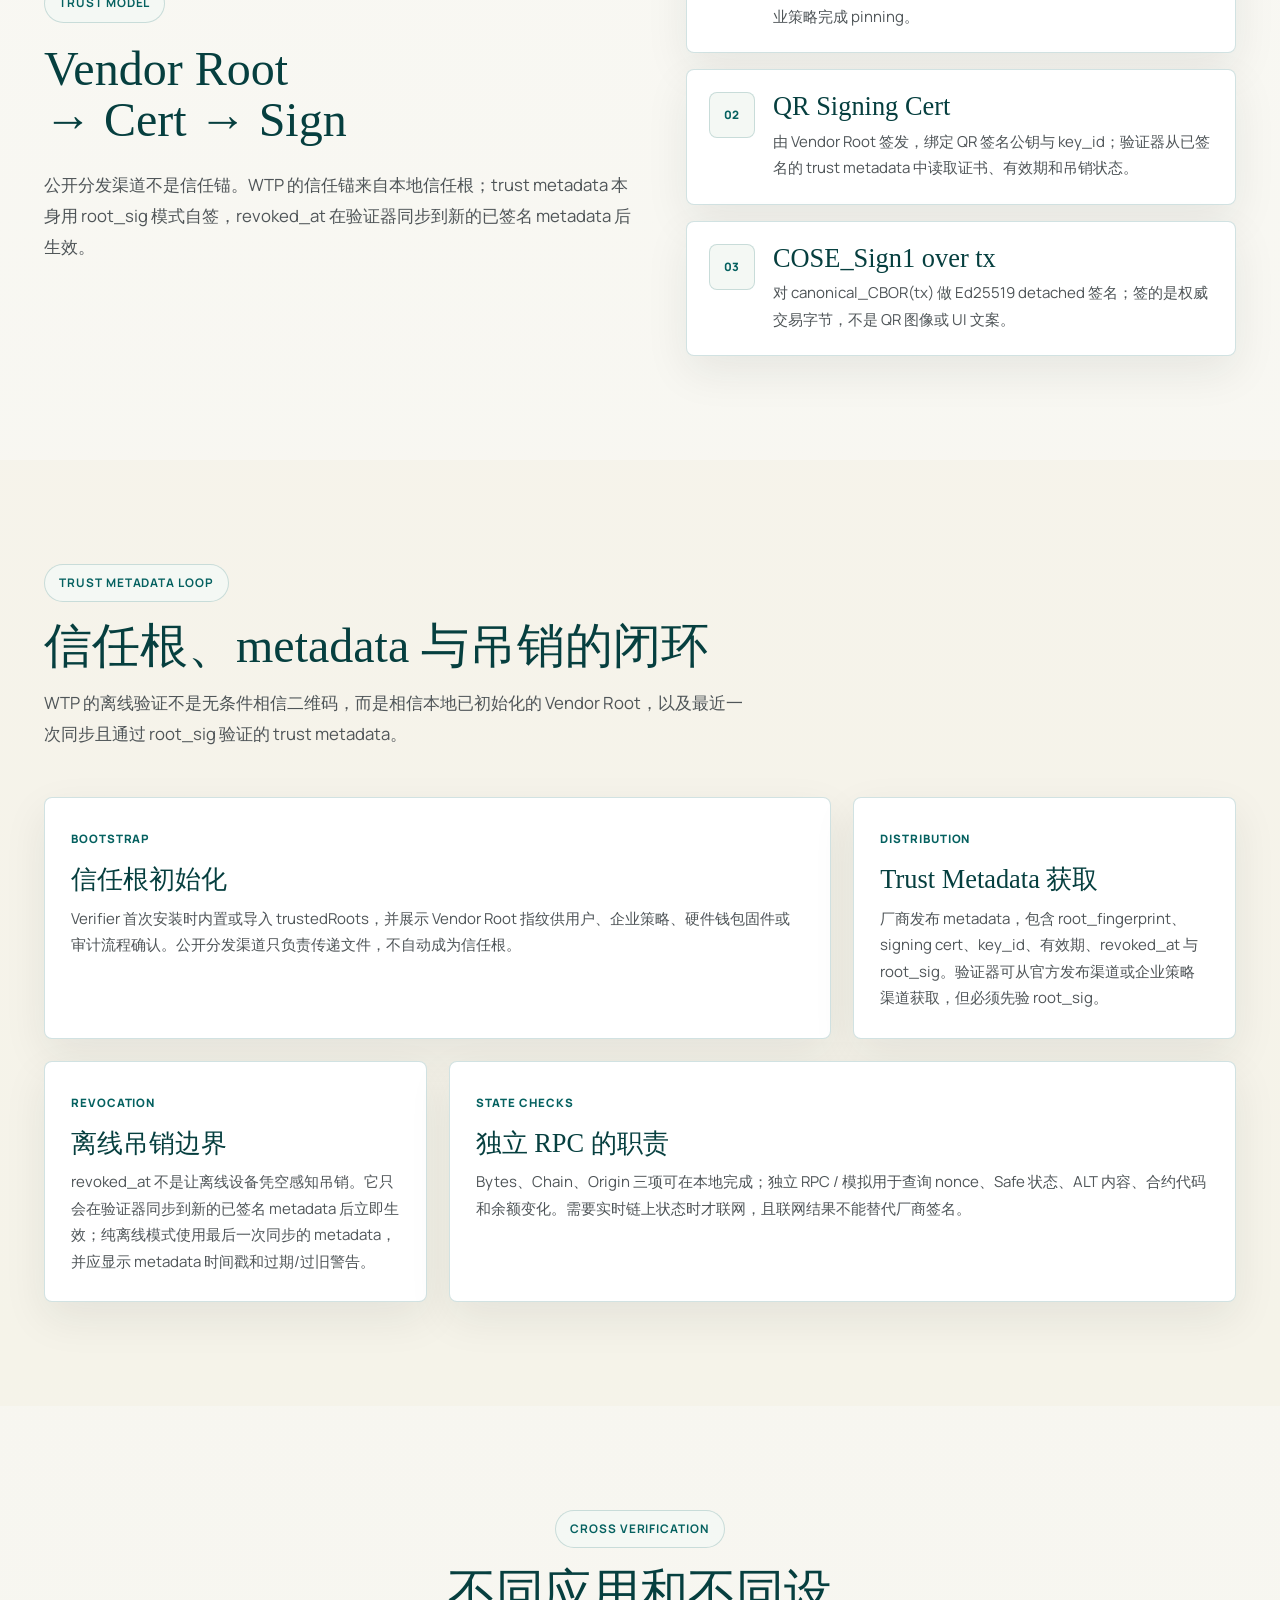
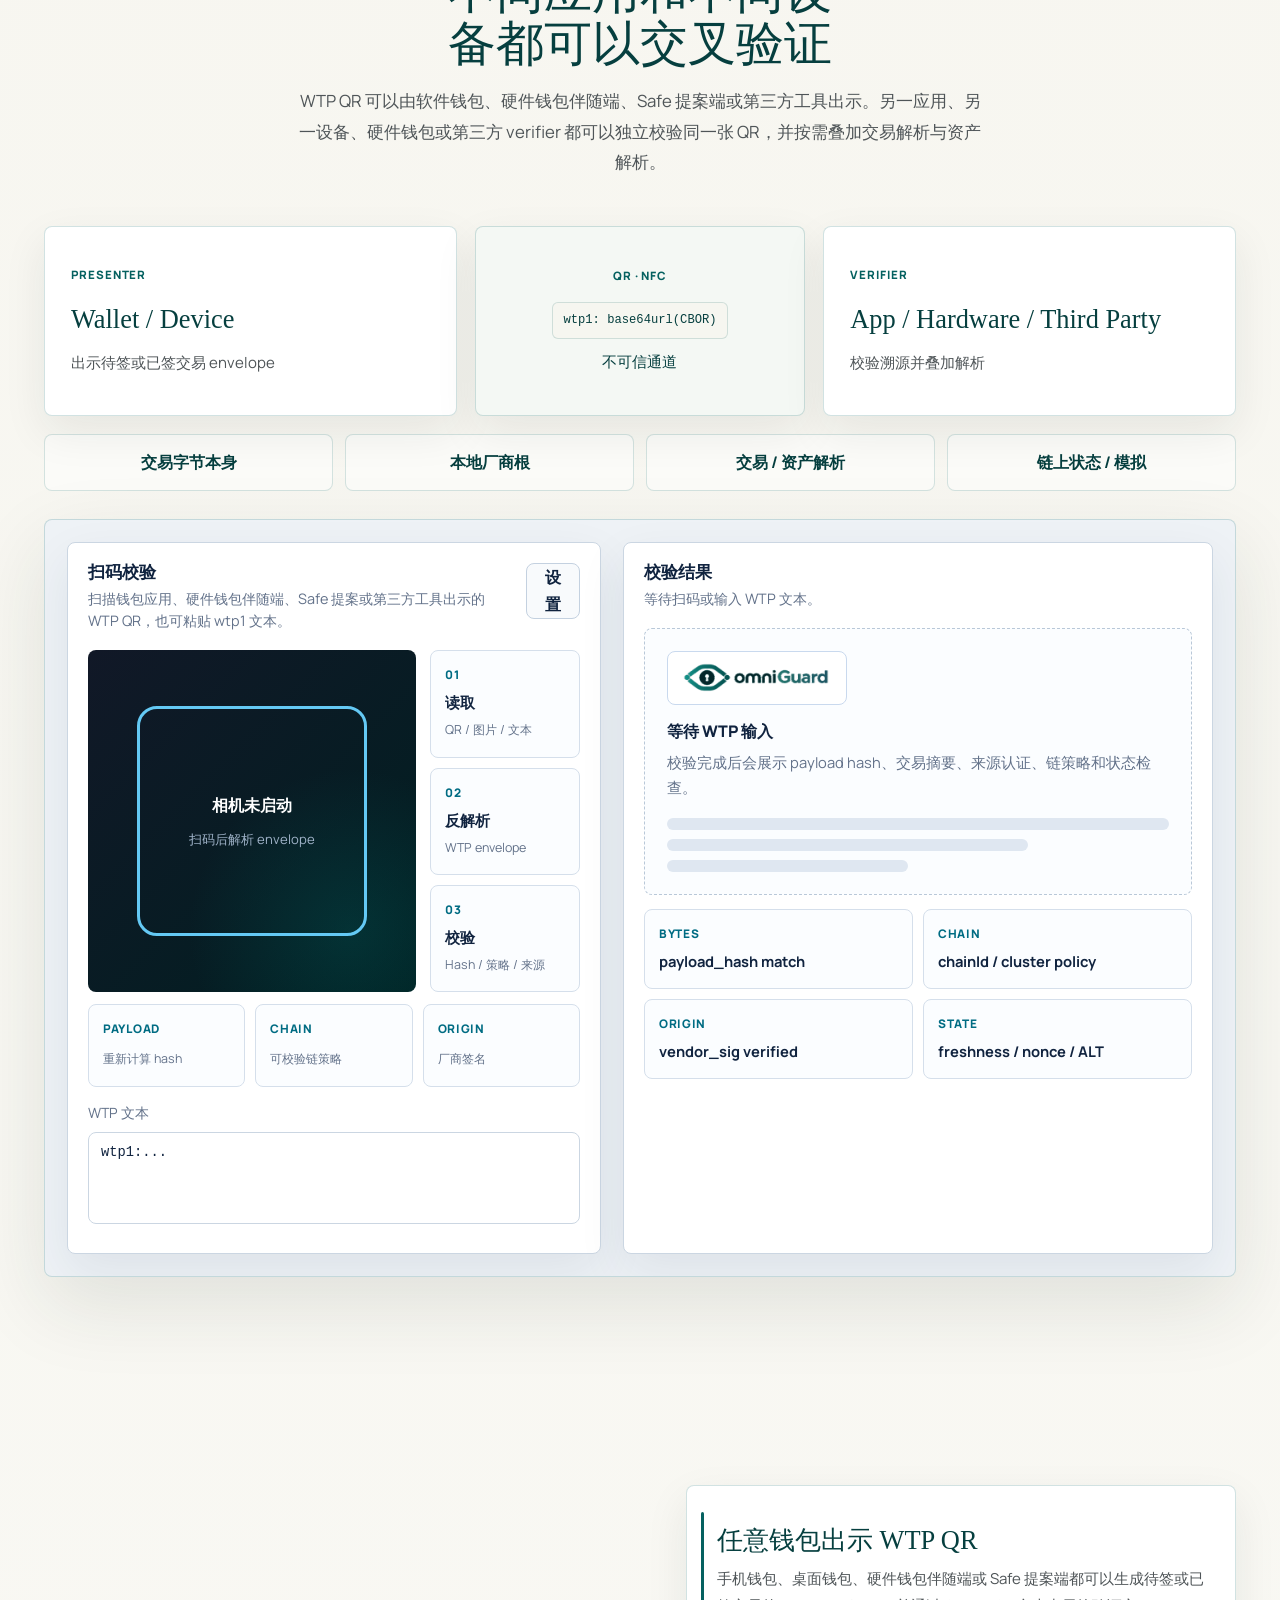
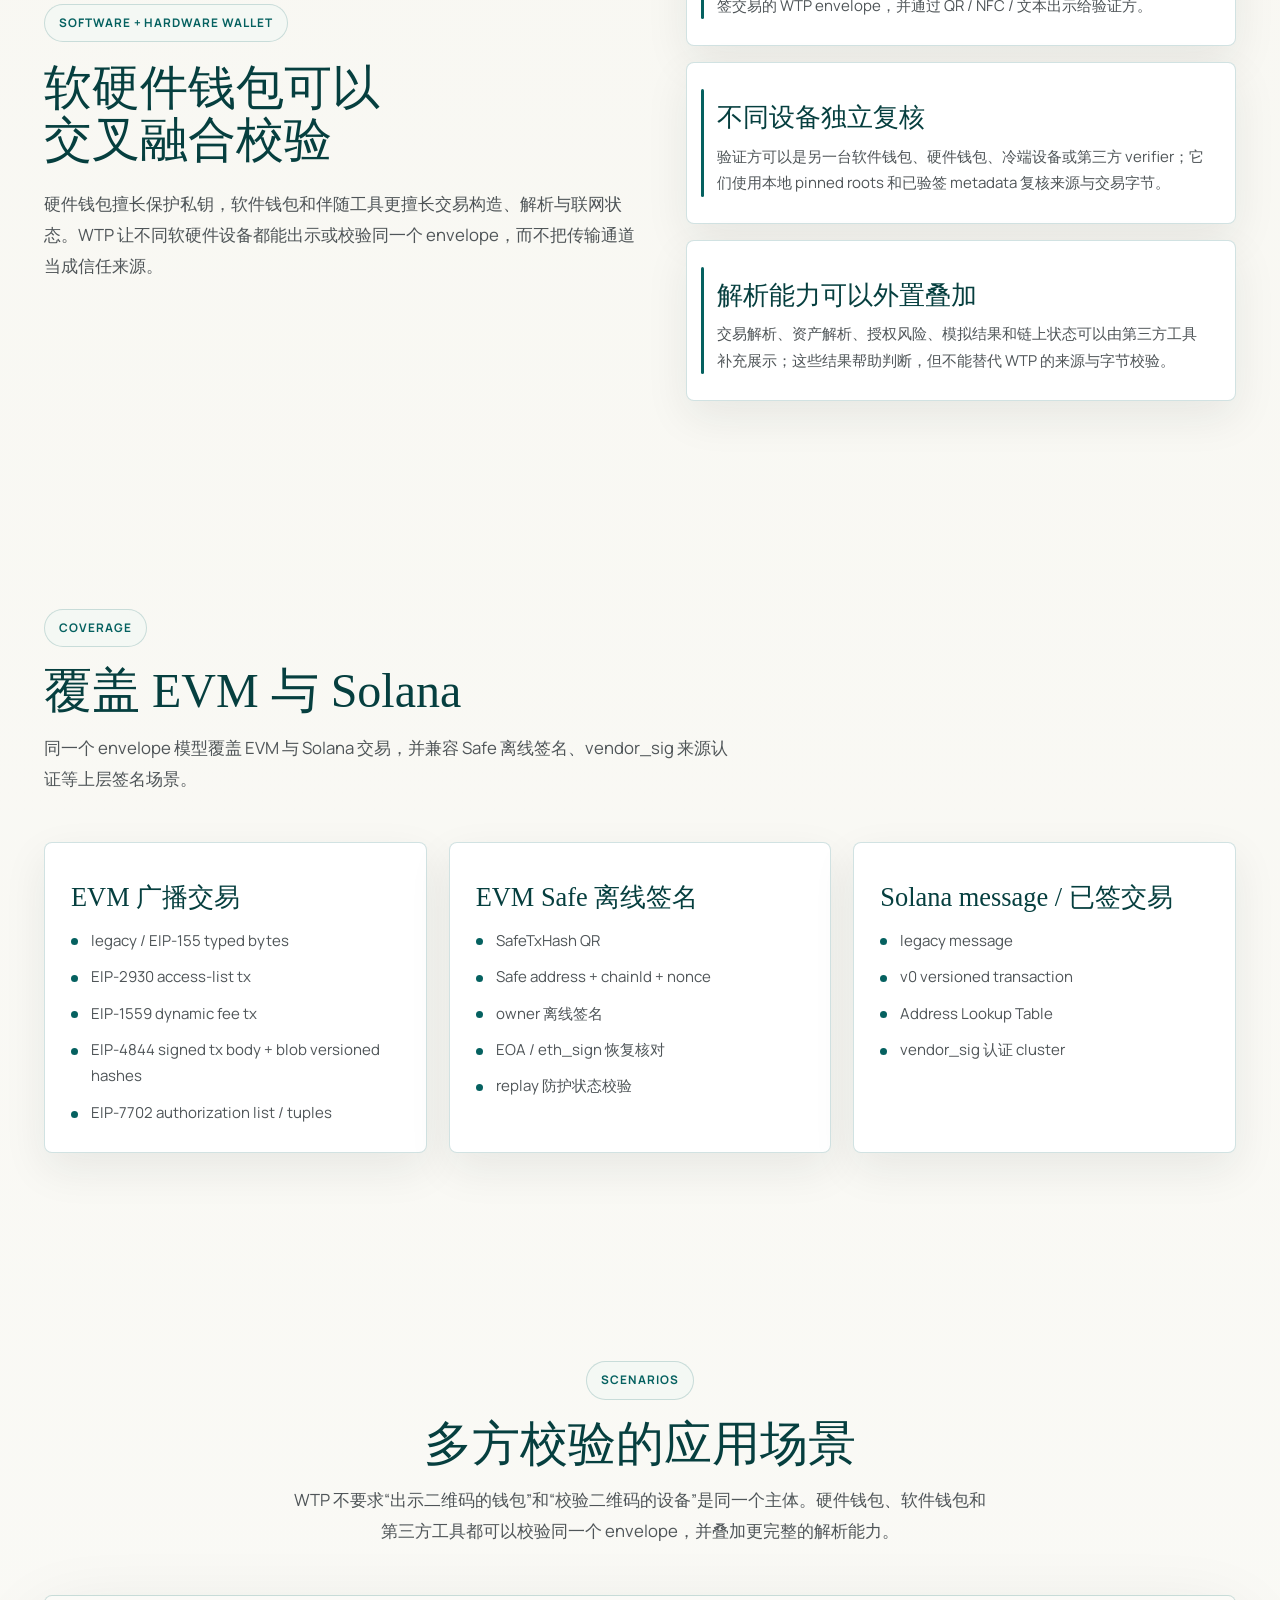
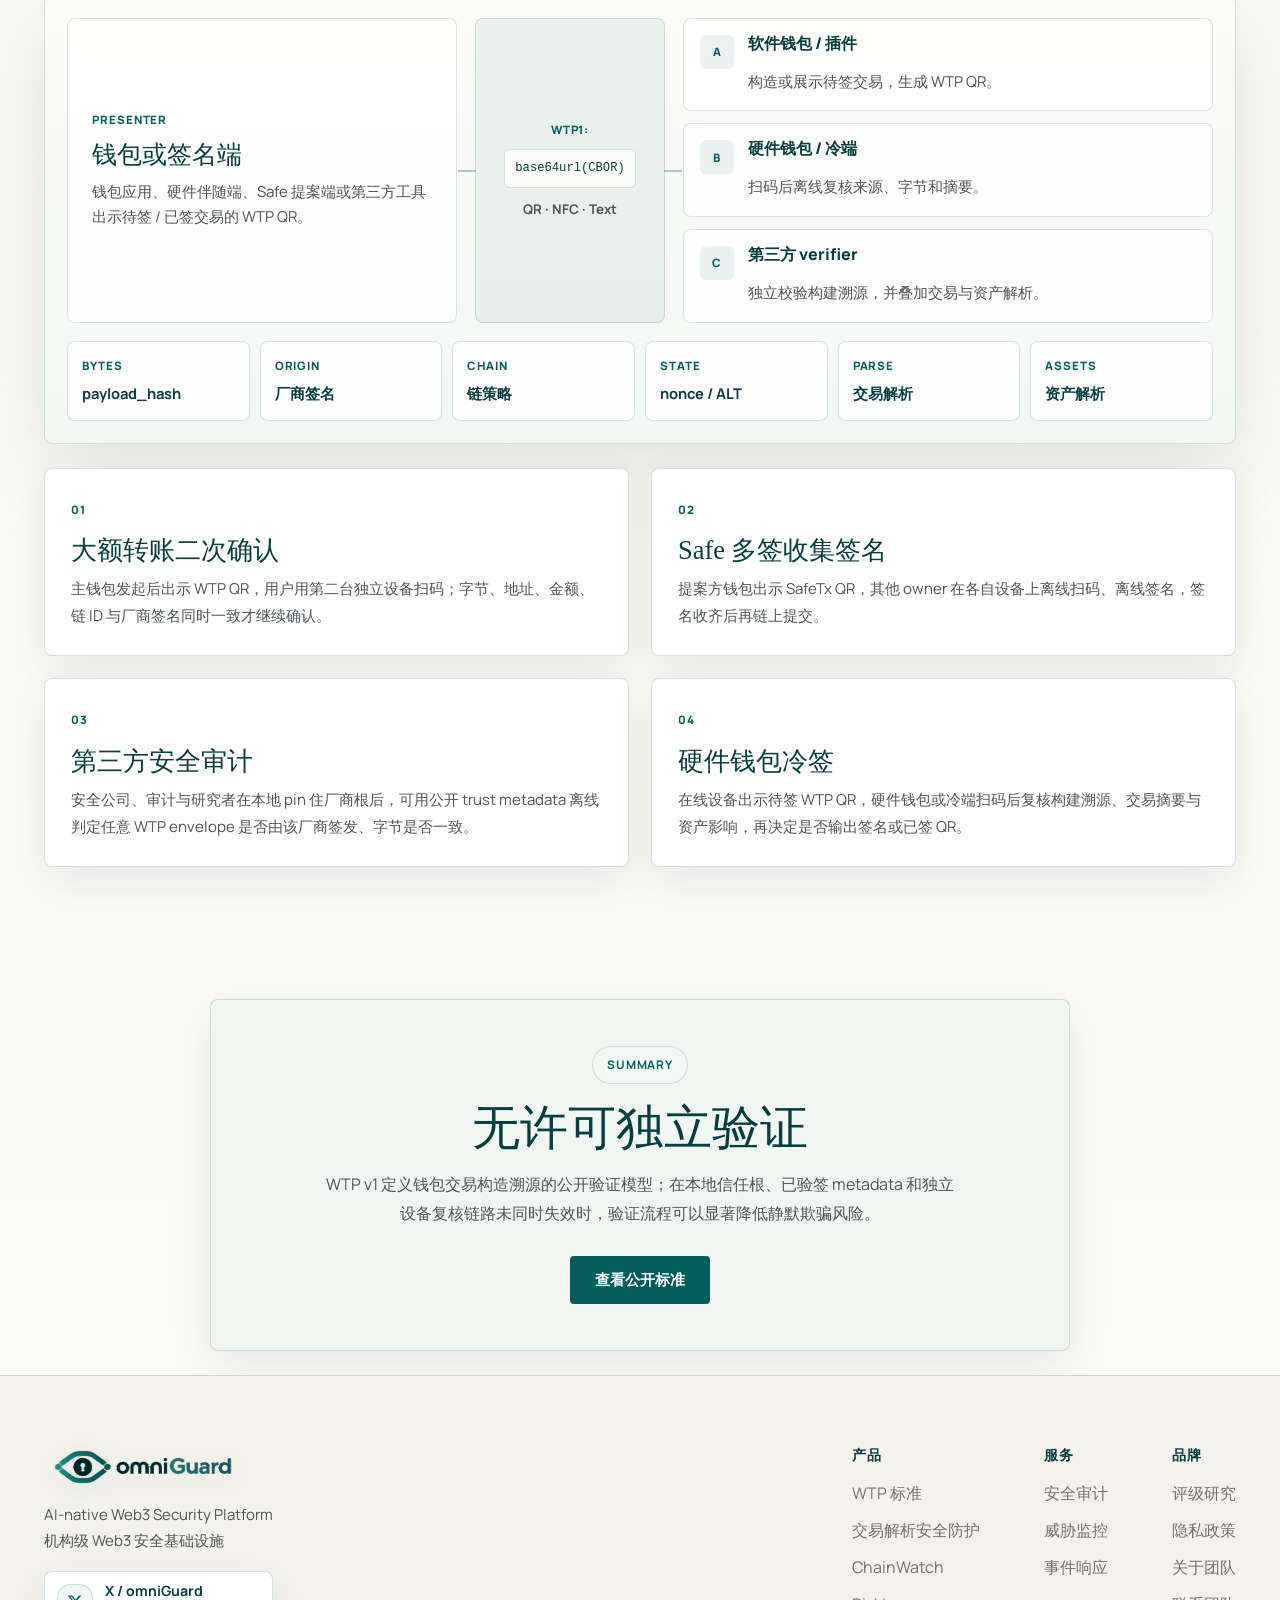
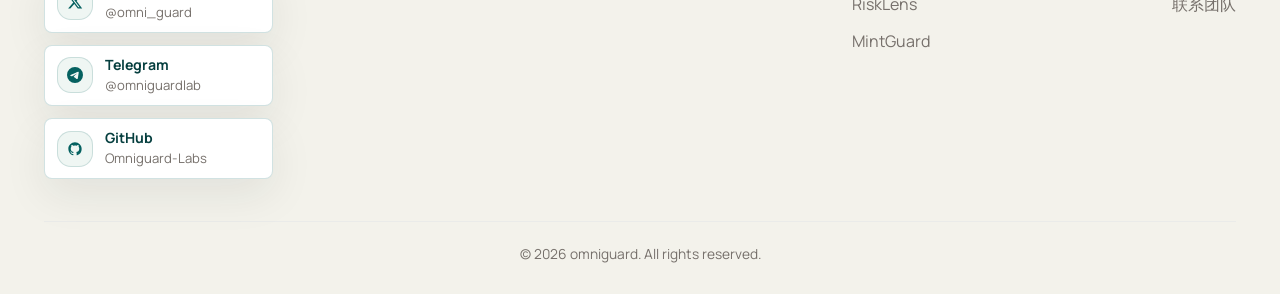
<file: wtp/index.html>
<!DOCTYPE html><html lang="zh-CN"> <head><meta charset="UTF-8"><meta name="viewport" content="width=device-width, initial-scale=1.0"><title>WTP 钱包交易构造溯源标准 - omniguard | Wallet Transaction Provenance Standard</title><meta name="description" content="WTP 是钱包交易构造溯源标准，用厂商签发的交易二维码和独立设备交叉校验交易字节、目标链与来源。"><meta property="og:title" content="WTP 钱包交易构造溯源标准 - omniguard | Wallet Transaction Provenance Standard"><meta property="og:description" content="WTP 是钱包交易构造溯源标准，用厂商签发的交易二维码和独立设备交叉校验交易字节、目标链与来源。"><meta property="og:type" content="website"><meta property="og:url" content="https://omniguard.pro/wtp"><link rel="canonical" href="https://omniguard.pro/wtp"><link rel="icon" type="image/svg+xml" href="/favicon.svg?v=20260502"><link rel="icon" type="image/png" sizes="256x256" href="/favicon.png?v=20260502"><link rel="apple-touch-icon" href="/favicon.png?v=20260502"><link rel="preconnect" href="https://fonts.googleapis.com"><link rel="preconnect" href="https://fonts.gstatic.com" crossorigin><link href="https://fonts.googleapis.com/css2?family=Manrope:wght@400;500;600;700;800&family=Sora:wght@400;500;600;700;800&display=swap" rel="stylesheet"><link rel="stylesheet" href="/_astro/BaseLayout.DKCxOinl.css"></head> <body data-brand="omniguard" data-email-user="omniguard.crypto" data-email-host="gmail.com">  <main class="site-main">  <header class="wtp-standalone-header" aria-label="WTP page header"> <div class="container wtp-standalone-inner"> <a href="/" class="logo" aria-label="omniGuard 首页"> <img src="/brand/omniguard-logo-wide.png" alt="" class="logo-wide" width="720" height="151" loading="eager" decoding="async" aria-hidden="true"> </a> <div class="language-switch" aria-label="Language"> <button type="button" data-lang-toggle aria-label="Switch to English" title="Switch to English">EN</button> </div> </div> </header> <section class="wtp-hero"> <div class="container wtp-hero-grid"> <div class="wtp-hero-copy fade-in"> <h1>Wallet Transaction Provenance Standard</h1> <p class="wtp-hero-lead" data-i18n-en="WTP is a wallet transaction provenance standard: wallets or signing endpoints present vendor-signed envelopes, while users, independent devices and third-party verifiers can check the same transaction bytes, target chain and origin before signing.">
WTP 是钱包交易构造溯源标准：钱包或签名端出示厂商签发的 envelope，用户、独立设备或第三方 verifier 可在签名前复核同一笔交易的字节、目标链与来源。
</p> <div class="wtp-hero-actions"> <a href="https://github.com/Omniguard-Labs/wtp-spec" class="btn btn-primary" target="_blank" rel="noopener noreferrer" data-i18n-en="View public standard">查看公开标准</a> <a href="#wtp-principle" class="btn btn-ghost" data-i18n-en="View principle">查看实现原理</a> </div> </div> <div class="wtp-hero-panel fade-in" aria-label="WTP envelope overview"> <div class="wtp-qr-card"> <span>STANDARD</span> <strong>WTP</strong> <div class="wtp-qr-visual" aria-hidden="true"> <i class="active"></i><i class="active"></i><i></i><i></i><i class="active"></i><i></i><i class="active"></i><i class="active"></i><i class="active"></i><i></i><i></i><i></i><i class="active"></i><i></i><i class="active"></i><i></i><i class="active"></i><i></i><i></i><i></i><i class="active"></i><i class="active"></i><i></i><i></i><i class="active"></i><i></i><i></i><i></i><i class="active"></i><i class="active"></i><i></i><i></i><i class="active"></i><i></i><i class="active"></i><i class="active"></i> </div> <code>wtp1: base64url(CBOR)</code> </div> <dl class="wtp-fact-list"> <div> <dt>WHAT IT PROVES</dt> <dd data-i18n-en="Construction provenance">构建溯源</dd> <p data-i18n-en="Proves a sign request or signed transaction came from a trusted constructor and is bound to exact transaction bytes.">证明待签或已签交易来自可信构建方，并绑定原始交易字节。</p> </div><div> <dt>WHO CAN CHECK</dt> <dd data-i18n-en="Any verifier">任意验证方</dd> <p data-i18n-en="Wallets, signing devices, cold endpoints and third-party verifiers can permissionlessly check the same envelope.">钱包、签名设备、冷端或第三方 verifier 都可无许可校验同一份 envelope。</p> </div><div> <dt>WHAT TRAVELS</dt> <dd data-i18n-en="WTP envelope">WTP envelope</dd> <p data-i18n-en="The QR only carries the envelope; trust comes from local roots, verified metadata and vendor signatures.">QR 只负责携带 envelope；信任来自本地根、已验签 metadata 和厂商签名。</p> </div> </dl> </div> </div> </section> <section id="wtp-flow" class="wtp-behavior"> <div class="container"> <div class="section-head section-head-left"> <span class="section-kicker">BEHAVIOR FLOW</span> <h2 class="section-title" data-i18n-en="From transaction construction to pre-signing verification">从交易构造到签名前复核</h2> <p class="section-desc" data-i18n-en="WTP separates construction, presentation, verification, chain-state enrichment and user decision, so wallets, independent devices and third-party verifiers can review the same envelope.">
WTP 把交易构造、出示、验证、链上状态补充和用户决策拆成清晰步骤，让钱包、独立设备与第三方 verifier 基于同一份 envelope 复核。
</p> </div> <div class="wtp-behavior-rail"> <article class="wtp-behavior-step fade-in"> <div class="wtp-behavior-meta"> <span class="wtp-behavior-index">01</span> <span class="wtp-behavior-label">Construct</span> </div> <h3 data-i18n-en="Construction endpoint prepares the transaction">构建端生成交易</h3> <p data-i18n-en="A wallet app, signing-device companion, extension, transaction builder or Safe proposal surface creates sign-request or signed-transaction bytes. UI is only presentation; the authoritative input is encodable transaction bytes.">钱包应用、签名设备伴随端、插件、交易构建服务或 Safe 提案端生成待签或已签交易字节；UI 只是展示层，权威输入是可编码交易字节。</p> </article><article class="wtp-behavior-step fade-in"> <div class="wtp-behavior-meta"> <span class="wtp-behavior-index">02</span> <span class="wtp-behavior-label">Envelope</span> </div> <h3 data-i18n-en="Wrap the WTP envelope">封装 WTP envelope</h3> <p data-i18n-en="The envelope top level declares schema/profile; tx binds transaction bytes, payload_hash and validity, while auth binds vendor signature, certificate chain and origin.">envelope 顶层声明 schema/profile；tx 绑定交易字节、payload_hash 与有效期，auth 绑定厂商签名、证书链与来源。</p> </article><article class="wtp-behavior-step fade-in"> <div class="wtp-behavior-meta"> <span class="wtp-behavior-index">03</span> <span class="wtp-behavior-label">Present</span> </div> <h3 data-i18n-en="Present through the wtp1 channel">通过 wtp1 通道出示</h3> <p data-i18n-en="The presenter can be a wallet, signing device or third-party tool. QR, NFC, image or text are transport carriers, not sources of trust.">出示方可以是钱包、签名设备或第三方工具；QR、NFC、图片或文本都只是传输载体，不是信任来源。</p> </article><article class="wtp-behavior-step fade-in"> <div class="wtp-behavior-meta"> <span class="wtp-behavior-index">04</span> <span class="wtp-behavior-label">Verify</span> </div> <h3 data-i18n-en="Independent device verifies locally">独立设备本地复核</h3> <p data-i18n-en="Another device, another app, a hardware wallet or a third-party verifier checks origin with pinned roots and signed metadata, recomputes payload_hash and restores chain context.">另一台设备、另一个应用、硬件钱包或第三方 verifier 使用 pinned roots 与已验签 metadata 校验来源，重新计算 payload_hash，并恢复链上下文。</p> </article><article class="wtp-behavior-step fade-in"> <div class="wtp-behavior-meta"> <span class="wtp-behavior-index">05</span> <span class="wtp-behavior-label">State</span> </div> <h3 data-i18n-en="Add chain state when needed">按需补充链上状态</h3> <p data-i18n-en="A companion device or independent RPC may add Safe nonce, EVM bytecode, Solana ALT, transaction parsing and asset analysis. These are reviewable inputs, not trust anchors.">伴随设备或独立 RPC 可补充 Safe nonce、EVM 合约代码、Solana ALT、交易解析与资产解析结果；这些是可复核输入，不是信任锚。</p> </article><article class="wtp-behavior-step fade-in"> <div class="wtp-behavior-meta"> <span class="wtp-behavior-index">06</span> <span class="wtp-behavior-label">Decision</span> </div> <h3 data-i18n-en="Sign or reject">签名或拒绝</h3> <p data-i18n-en="Verification results only inform the decision; the user always makes the final signing choice. If any core check fails, the verifier should clearly show the risk and recommend rejection.">验证结果只给出决策依据；是否签名始终由用户最终确认。任一核心校验失败时，验证器应明确提示风险并建议拒绝。</p> </article> </div> </div> </section> <section class="wtp-threats"> <div class="container"> <div class="section-head section-head-left"> <span class="section-kicker">SIGNING RISKS</span> <h2 class="section-title" data-i18n-en="Common signing risks">常见签名风险</h2> <p class="section-desc" data-i18n-en="The real gap is that untrusted code can sit between what users see and what they sign. WTP brings bytes, chain context and origin signatures back into one offline verification flow.">
真正的问题是“看到的”和“签名的”之间被插入了不可信代码。WTP 通过可验证 envelope，把交易字节、链上下文与来源签名放回同一个离线验证流程里。
</p> </div> <div class="wtp-card-grid"> <article class="wtp-card fade-in"> <span>Front-end Tampering</span> <h3 data-i18n-en="Front-end tampering">前端渗透</h3> <p data-i18n-en="If an extension, dApp, bridge or clipboard is altered by XSS, supply-chain compromise or a malicious plugin, the UI can show one transaction while signing another.">浏览器扩展、dApp 前端、桥接器或剪贴板被 XSS、供应链攻击、恶意插件改写后，UI 展示的是一笔交易，实际签名的是另一笔。</p> </article><article class="wtp-card fade-in"> <span>Blind Signing</span> <h3 data-i18n-en="Blind signing">盲签</h3> <p data-i18n-en="Complex calldata, permits and nested SafeTx payloads make it hard for wallets to independently judge chain, target address, allowance scope and amount.">复杂 calldata、Permit、SafeTx 嵌套让钱包很难独立判断目标链、目标地址、授权范围与金额。</p> </article><article class="wtp-card fade-in"> <span>Origin Spoofing</span> <h3 data-i18n-en="Origin spoofing">来源伪造</h3> <p data-i18n-en="QR codes, deep links and push messages can be replaced. Without a vendor signature, origin cannot be cryptographically verified.">二维码、深链、推送都可能被替换；没有厂商签名时，来源是否真是该钱包无法被密码学判定。</p> </article> </div> </div> </section> <section id="wtp-principle" class="wtp-principle"> <div class="container"> <div class="section-head"> <span class="section-kicker">PRINCIPLE</span> <h2 class="section-title" data-i18n-en="One envelope answers three questions">一个 envelope 同时回答三个问题</h2> <p class="section-desc" data-i18n-en="Bytes · Chain · Origin. If any check fails, the envelope is invalid.">Bytes · Chain · Origin。任一验证失败，envelope invalid。</p> </div> <div class="wtp-question-grid"> <article class="wtp-question-card fade-in"> <span>Q1 · Bytes</span> <h3 data-i18n-en="Were the transaction bytes changed?">交易字节是否被改？</h3> <p data-i18n-en="Recover the raw RLP, typed transaction or Solana message from the envelope, recompute payload_hash and compare it with the declared value.">从 envelope 恢复原始 RLP、typed transaction 或 Solana message，重算 payload_hash，并与声明值比对。</p> </article><article class="wtp-question-card fade-in"> <span>Q2 · Chain</span> <h3 data-i18n-en="Does the target chain match?">目标链是否匹配？</h3> <p data-i18n-en="For EVM, recover chainId from bytes. For Solana, read the declared cluster and compare it with expectedChainId or expectedCluster policy.">EVM 从字节本身恢复 chainId；Solana 用 envelope 声明 cluster，并与策略里的 expectedChainId 或 expectedCluster 对齐。</p> </article><article class="wtp-question-card fade-in"> <span>Q3 · Origin</span> <h3 data-i18n-en="Is the QR origin trusted?">QR 来源是否可信？</h3> <p data-i18n-en="Verify the QR Signing Cert from local trust roots, then verify the detached COSE_Sign1 over canonical_CBOR(tx).">从本地信任根验证 QR Signing Cert，再验证 detached COSE_Sign1 over canonical_CBOR(tx)。</p> </article> </div> </div> </section> <section class="wtp-trust"> <div class="container wtp-split"> <div class="wtp-copy fade-in"> <span class="section-kicker">TRUST MODEL</span> <h2>Vendor Root → Cert → Sign</h2> <p data-i18n-en="Public distribution channels are not trust anchors. WTP trust anchors come from local trusted roots; trust metadata is root_sig self-signed, and revoked_at takes effect after the verifier syncs new signed metadata.">
公开分发渠道不是信任锚。WTP 的信任锚来自本地信任根；trust metadata 本身用 root_sig 模式自签，revoked_at 在验证器同步到新的已签名 metadata 后生效。
</p> </div> <div class="wtp-trust-chain"> <article class="wtp-trust-step fade-in"> <span>01</span> <div> <h3>Vendor Root</h3> <p data-i18n-en="The locally trusted wallet-vendor root public-key fingerprint sha256(SPKI_DER) is the offline trust anchor. Pinning should happen through an app bundle, firmware package, manual fingerprint check or enterprise policy.">本地信任的钱包厂商根公钥指纹 sha256(SPKI_DER)，作为离线验证信任锚；首次安装时应通过应用包、固件包、手工指纹核对或企业策略完成 pinning。</p> </div> </article><article class="wtp-trust-step fade-in"> <span>02</span> <div> <h3>QR Signing Cert</h3> <p data-i18n-en="Issued by the Vendor Root, it binds the QR signing public key and key_id. The verifier reads the certificate, validity and revocation state from signed trust metadata.">由 Vendor Root 签发，绑定 QR 签名公钥与 key_id；验证器从已签名的 trust metadata 中读取证书、有效期和吊销状态。</p> </div> </article><article class="wtp-trust-step fade-in"> <span>03</span> <div> <h3>COSE_Sign1 over tx</h3> <p data-i18n-en="Ed25519 detached signature over canonical_CBOR(tx). The signed object is authoritative transaction bytes, not QR image pixels or UI copy.">对 canonical_CBOR(tx) 做 Ed25519 detached 签名；签的是权威交易字节，不是 QR 图像或 UI 文案。</p> </div> </article> </div> </div> </section> <section class="wtp-metadata"> <div class="container"> <div class="section-head section-head-left"> <span class="section-kicker">TRUST METADATA LOOP</span> <h2 class="section-title" data-i18n-en="Closed loop for trust roots, metadata and revocation">信任根、metadata 与吊销的闭环</h2> <p class="section-desc" data-i18n-en="WTP offline verification does not blindly trust QR content. It trusts locally initialized Vendor Roots and the latest synced trust metadata that has passed root_sig verification.">
WTP 的离线验证不是无条件相信二维码，而是相信本地已初始化的 Vendor Root，以及最近一次同步且通过 root_sig 验证的 trust metadata。
</p> </div> <div class="wtp-metadata-grid"> <article class="wtp-metadata-card fade-in"> <span>Bootstrap</span> <h3 data-i18n-en="Trust root initialization">信任根初始化</h3> <p data-i18n-en="On first install, the verifier embeds or imports trustedRoots and shows Vendor Root fingerprints for user, enterprise policy, firmware or audit confirmation. Public distribution channels deliver files; they do not become trust roots.">Verifier 首次安装时内置或导入 trustedRoots，并展示 Vendor Root 指纹供用户、企业策略、硬件钱包固件或审计流程确认。公开分发渠道只负责传递文件，不自动成为信任根。</p> </article><article class="wtp-metadata-card fade-in"> <span>Distribution</span> <h3 data-i18n-en="Trust metadata distribution">Trust Metadata 获取</h3> <p data-i18n-en="Vendors publish metadata with root_fingerprint, signing cert, key_id, validity, revoked_at and root_sig. A verifier may fetch it from official or enterprise-policy channels, but must verify root_sig first.">厂商发布 metadata，包含 root_fingerprint、signing cert、key_id、有效期、revoked_at 与 root_sig。验证器可从官方发布渠道或企业策略渠道获取，但必须先验 root_sig。</p> </article><article class="wtp-metadata-card fade-in"> <span>Revocation</span> <h3 data-i18n-en="Offline revocation boundary">离线吊销边界</h3> <p data-i18n-en="revoked_at does not make an offline device magically know revocation. It takes effect after the verifier syncs new signed metadata. Pure offline mode uses the last synced metadata and should show timestamp, expiry and staleness warnings.">revoked_at 不是让离线设备凭空感知吊销。它只会在验证器同步到新的已签名 metadata 后立即生效；纯离线模式使用最后一次同步的 metadata，并应显示 metadata 时间戳和过期/过旧警告。</p> </article><article class="wtp-metadata-card fade-in"> <span>State Checks</span> <h3 data-i18n-en="Role of independent RPC">独立 RPC 的职责</h3> <p data-i18n-en="Bytes, Chain and Origin can be checked locally. Independent RPC or simulation is used for nonce, Safe state, ALT content, bytecode and balance changes. Network results never replace vendor signatures.">Bytes、Chain、Origin 三项可在本地完成；独立 RPC / 模拟用于查询 nonce、Safe 状态、ALT 内容、合约代码和余额变化。需要实时链上状态时才联网，且联网结果不能替代厂商签名。</p> </article> </div> </div> </section> <section id="wtp-cross" class="wtp-topology"> <div class="container"> <div class="section-head"> <span class="section-kicker">CROSS VERIFICATION</span> <h2 class="section-title" data-i18n-en="Different apps and devices can cross-verify">不同应用和不同设备都可以交叉验证</h2> <p class="section-desc" data-i18n-en="The WTP QR can be presented by a software wallet, hardware wallet companion, Safe proposal surface or third-party tool. A different app, device, hardware wallet or third-party verifier can independently verify the same QR and optionally add transaction and asset analysis.">
WTP QR 可以由软件钱包、硬件钱包伴随端、Safe 提案端或第三方工具出示。另一应用、另一设备、硬件钱包或第三方 verifier 都可以独立校验同一张 QR，并按需叠加交易解析与资产解析。
</p> </div> <div class="wtp-topology-board fade-in"> <div class="wtp-device"> <span>Presenter</span> <strong>Wallet / Device</strong> <p data-i18n-en="Present sign-request or signed-transaction envelope">出示待签或已签交易 envelope</p> </div> <div class="wtp-channel"> <span>QR · NFC</span> <code>wtp1: base64url(CBOR)</code> <small data-i18n-en="Untrusted channel">不可信通道</small> </div> <div class="wtp-device"> <span>Verifier</span> <strong>App / Hardware / Third Party</strong> <p data-i18n-en="Verify provenance and enrich analysis">校验溯源并叠加解析</p> </div> </div> <div class="wtp-source-grid"> <span data-i18n-en="Transaction bytes">交易字节本身</span> <span data-i18n-en="Local vendor roots">本地厂商根</span> <span data-i18n-en="Transaction / asset analysis">交易 / 资产解析</span> <span data-i18n-en="On-chain state / simulation">链上状态 / 模拟</span> </div> <div class="wtp-cross-checker fade-in" aria-label="WTP cross checker interface mockup"> <div class="wtp-checker-grid"> <section class="wtp-checker-panel"> <div class="wtp-checker-head"> <div> <h3 data-i18n-en="Scan and verify">扫码校验</h3> <p data-i18n-en="Scan WTP QR from a wallet app, hardware wallet companion, Safe proposal or third-party tool, or paste wtp1 text.">扫描钱包应用、硬件钱包伴随端、Safe 提案或第三方工具出示的 WTP QR，也可粘贴 wtp1 文本。</p> </div> <button type="button" aria-label="设置" data-i18n-en="Settings" data-i18n-aria-label-en="Settings">设置</button> </div> <div class="wtp-checker-body"> <div class="wtp-camera-tile"> <div class="wtp-camera-frame"> <strong data-i18n-en="Camera inactive">相机未启动</strong> <span data-i18n-en="Parse envelope after scan">扫码后解析 envelope</span> </div> </div> <div class="wtp-checker-steps"> <div><span>01</span><strong data-i18n-en="Read">读取</strong><small data-i18n-en="QR / image / text">QR / 图片 / 文本</small></div> <div><span>02</span><strong data-i18n-en="Decode">反解析</strong><small>WTP envelope</small></div> <div><span>03</span><strong data-i18n-en="Verify">校验</strong><small data-i18n-en="Hash / policy / origin">Hash / 策略 / 来源</small></div> </div> </div> <div class="wtp-checker-signals"> <div><strong>Payload</strong><span data-i18n-en="Recompute hash">重新计算 hash</span></div> <div><strong>Chain</strong><span data-i18n-en="Check chain policy">可校验链策略</span></div> <div><strong>Origin</strong><span data-i18n-en="Vendor signature">厂商签名</span></div> </div> <div class="wtp-checker-input"> <label for="wtp-demo-input" data-i18n-en="WTP text">WTP 文本</label> <textarea id="wtp-demo-input" readonly>wtp1:...</textarea> </div> </section> <section class="wtp-checker-panel"> <div class="wtp-checker-head"> <div> <h3 data-i18n-en="Verification result">校验结果</h3> <p data-i18n-en="Waiting for scan or WTP text input.">等待扫码或输入 WTP 文本。</p> </div> </div> <div class="wtp-result-card"> <div class="wtp-result-badge" aria-hidden="true"> <img src="/brand/omniguard-logo-wide.png" alt="" loading="lazy" decoding="async"> </div> <h3 data-i18n-en="Waiting for WTP input">等待 WTP 输入</h3> <p data-i18n-en="After verification, the interface shows payload hash, transaction summary, origin authentication, chain policy and state checks.">校验完成后会展示 payload hash、交易摘要、来源认证、链策略和状态检查。</p> <div class="wtp-result-lines" aria-hidden="true"> <span></span> <span></span> <span></span> </div> </div> <div class="wtp-result-checks"> <div><span>Bytes</span><strong>payload_hash match</strong></div> <div><span>Chain</span><strong>chainId / cluster policy</strong></div> <div><span>Origin</span><strong>vendor_sig verified</strong></div> <div><span>State</span><strong>freshness / nonce / ALT</strong></div> </div> </section> </div> </div> </div> </section> <section class="wtp-hardware"> <div class="container wtp-split"> <div class="wtp-copy fade-in"> <span class="section-kicker">SOFTWARE + HARDWARE WALLET</span> <h2 data-i18n-en="Software and hardware wallets can verify each other">软硬件钱包可以交叉融合校验</h2> <p data-i18n-en="Traditional hardware wallets protect private keys, while software wallets and companion tools are better at transaction construction, parsing and online state. WTP lets each side present or verify the same envelope without trusting the transport channel.">
硬件钱包擅长保护私钥，软件钱包和伴随工具更擅长交易构造、解析与联网状态。WTP 让不同软硬件设备都能出示或校验同一个 envelope，而不把传输通道当成信任来源。
</p> </div> <div class="wtp-hardware-grid"> <article class="wtp-hardware-card fade-in"> <h3 data-i18n-en="Any wallet can present a WTP QR">任意钱包出示 WTP QR</h3> <p data-i18n-en="A mobile wallet, desktop wallet, hardware companion app or Safe proposal surface can generate a WTP envelope for a sign-request or signed transaction and present it through QR, NFC or text.">手机钱包、桌面钱包、硬件钱包伴随端或 Safe 提案端都可以生成待签或已签交易的 WTP envelope，并通过 QR / NFC / 文本出示给验证方。</p> </article><article class="wtp-hardware-card fade-in"> <h3 data-i18n-en="Different devices verify independently">不同设备独立复核</h3> <p data-i18n-en="The verifier can be another software wallet, a hardware wallet, a cold device or a third-party verifier. It uses local pinned roots and verified metadata to check origin and transaction bytes.">验证方可以是另一台软件钱包、硬件钱包、冷端设备或第三方 verifier；它们使用本地 pinned roots 和已验签 metadata 复核来源与交易字节。</p> </article><article class="wtp-hardware-card fade-in"> <h3 data-i18n-en="Parsing can be attached externally">解析能力可以外置叠加</h3> <p data-i18n-en="Transaction parsing, asset analysis, allowance risk, simulation results and chain state can be added by third-party tools. They aid judgment but do not replace WTP origin and byte verification.">交易解析、资产解析、授权风险、模拟结果和链上状态可以由第三方工具补充展示；这些结果帮助判断，但不能替代 WTP 的来源与字节校验。</p> </article> </div> </div> </section> <section class="wtp-coverage"> <div class="container"> <div class="section-head section-head-left"> <span class="section-kicker">COVERAGE</span> <h2 class="section-title" data-i18n-en="Coverage for EVM and Solana">覆盖 EVM 与 Solana</h2> <p class="section-desc" data-i18n-en="The same envelope model covers EVM and Solana transactions and supports higher-level signing scenarios such as Safe offline signing and vendor_sig origin authentication.">
同一个 envelope 模型覆盖 EVM 与 Solana 交易，并兼容 Safe 离线签名、vendor_sig 来源认证等上层签名场景。
</p> </div> <div class="wtp-coverage-grid"> <article class="wtp-coverage-card fade-in"> <h3 data-i18n-en="EVM broadcast transactions">EVM 广播交易</h3> <ul> <li>legacy / EIP-155 typed bytes</li><li>EIP-2930 access-list tx</li><li>EIP-1559 dynamic fee tx</li><li>EIP-4844 signed tx body + blob versioned hashes</li><li>EIP-7702 authorization list / tuples</li> </ul> </article><article class="wtp-coverage-card fade-in"> <h3 data-i18n-en="EVM Safe offline signing">EVM Safe 离线签名</h3> <ul> <li data-i18n-en="SafeTxHash QR">SafeTxHash QR</li><li data-i18n-en="Safe address + chainId + nonce">Safe address + chainId + nonce</li><li data-i18n-en="owner offline signature">owner 离线签名</li><li data-i18n-en="EOA / eth_sign recovery check">EOA / eth_sign 恢复核对</li><li data-i18n-en="replay-protection state check">replay 防护状态校验</li> </ul> </article><article class="wtp-coverage-card fade-in"> <h3 data-i18n-en="Solana message / signed transaction">Solana message / 已签交易</h3> <ul> <li data-i18n-en="legacy message">legacy message</li><li data-i18n-en="v0 versioned transaction">v0 versioned transaction</li><li data-i18n-en="Address Lookup Table">Address Lookup Table</li><li data-i18n-en="vendor_sig authenticated cluster">vendor_sig 认证 cluster</li> </ul> </article> </div> </div> </section> <section id="wtp-scenarios" class="wtp-scenarios"> <div class="container"> <div class="section-head"> <span class="section-kicker">SCENARIOS</span> <h2 class="section-title" data-i18n-en="Multi-party verification scenarios">多方校验的应用场景</h2> <p class="section-desc" data-i18n-en="WTP does not require the verifier to be the same wallet that presents the QR. Hardware wallets, software wallets and third-party tools can all verify the same envelope and add richer parsing.">
WTP 不要求“出示二维码的钱包”和“校验二维码的设备”是同一个主体。硬件钱包、软件钱包和第三方工具都可以校验同一个 envelope，并叠加更完整的解析能力。
</p> </div> <div class="wtp-scenario-map fade-in" aria-label="WTP multi-party verification diagram"> <div class="wtp-scenario-node wtp-scenario-node-primary"> <span>Presenter</span> <h3 data-i18n-en="Wallet or signing endpoint">钱包或签名端</h3> <p data-i18n-en="Wallet app, hardware companion, Safe proposal surface or third-party tool presents a sign-request or signed-transaction WTP QR.">
钱包应用、硬件伴随端、Safe 提案端或第三方工具出示待签 / 已签交易的 WTP QR。
</p> </div> <div class="wtp-scenario-transfer" aria-hidden="true"> <span>wtp1:</span> <code>base64url(CBOR)</code> <small>QR · NFC · Text</small> </div> <div class="wtp-scenario-verifiers"> <article class="wtp-scenario-verifier"> <span>A</span> <h3 data-i18n-en="Software wallet / extension">软件钱包 / 插件</h3> <p data-i18n-en="Constructs or presents a sign request and generates a WTP QR.">构造或展示待签交易，生成 WTP QR。</p> </article><article class="wtp-scenario-verifier"> <span>B</span> <h3 data-i18n-en="Hardware wallet / cold device">硬件钱包 / 冷端</h3> <p data-i18n-en="Scans and verifies origin, bytes and summary offline.">扫码后离线复核来源、字节和摘要。</p> </article><article class="wtp-scenario-verifier"> <span>C</span> <h3 data-i18n-en="Third-party verifier">第三方 verifier</h3> <p data-i18n-en="Verifies construction provenance and adds transaction and asset analysis.">独立校验构建溯源，并叠加交易与资产解析。</p> </article> </div> <div class="wtp-scenario-checks"> <div> <span>Bytes</span> <strong data-i18n-en="payload_hash">payload_hash</strong> </div><div> <span>Origin</span> <strong data-i18n-en="vendor signature">厂商签名</strong> </div><div> <span>Chain</span> <strong data-i18n-en="chain policy">链策略</strong> </div><div> <span>State</span> <strong data-i18n-en="nonce / ALT">nonce / ALT</strong> </div><div> <span>Parse</span> <strong data-i18n-en="transaction parsing">交易解析</strong> </div><div> <span>Assets</span> <strong data-i18n-en="asset analysis">资产解析</strong> </div> </div> </div> <div class="wtp-scenario-grid"> <article class="wtp-scenario-card fade-in"> <span>01</span> <h3 data-i18n-en="Second-device confirmation for large transfers">大额转账二次确认</h3> <p data-i18n-en="After the main wallet presents a WTP QR, the user scans it with a second independent device. Confirmation continues only when bytes, address, amount, chain ID and vendor signature all match.">主钱包发起后出示 WTP QR，用户用第二台独立设备扫码；字节、地址、金额、链 ID 与厂商签名同时一致才继续确认。</p> </article><article class="wtp-scenario-card fade-in"> <span>02</span> <h3 data-i18n-en="Safe multisig signature collection">Safe 多签收集签名</h3> <p data-i18n-en="The proposer wallet presents a SafeTx QR. Other owners scan and sign offline on their own devices, then the collected signatures are submitted on-chain.">提案方钱包出示 SafeTx QR，其他 owner 在各自设备上离线扫码、离线签名，签名收齐后再链上提交。</p> </article><article class="wtp-scenario-card fade-in"> <span>03</span> <h3 data-i18n-en="Third-party security review">第三方安全审计</h3> <p data-i18n-en="Security firms, auditors and researchers can pin vendor roots locally and use public trust metadata to verify whether any WTP envelope was issued by that vendor and whether bytes match.">安全公司、审计与研究者在本地 pin 住厂商根后，可用公开 trust metadata 离线判定任意 WTP envelope 是否由该厂商签发、字节是否一致。</p> </article><article class="wtp-scenario-card fade-in"> <span>04</span> <h3 data-i18n-en="Hardware wallet cold signing">硬件钱包冷签</h3> <p data-i18n-en="An online device presents a sign-request WTP QR. The hardware wallet or cold device verifies construction provenance, transaction summary and asset impact before producing a signature or signed QR.">在线设备出示待签 WTP QR，硬件钱包或冷端扫码后复核构建溯源、交易摘要与资产影响，再决定是否输出签名或已签 QR。</p> </article> </div> </div> </section> <section class="cta"> <div class="container"> <div class="domain-banner fade-in"> <span class="section-kicker">SUMMARY</span> <h2 data-i18n-en="Permissionless independent verification">无许可独立验证</h2> <p data-i18n-en="WTP v1 defines a public verification model for wallet transaction provenance. When local trust roots, verified metadata and independent-device review do not fail together, the flow can significantly reduce silent deception risk.">
WTP v1 定义钱包交易构造溯源的公开验证模型；在本地信任根、已验签 metadata 和独立设备复核链路未同时失效时，验证流程可以显著降低静默欺骗风险。
</p> <a href="https://github.com/Omniguard-Labs/wtp-spec" class="btn btn-primary" target="_blank" rel="noopener noreferrer" data-i18n-en="View public standard">查看公开标准</a> </div> </div> </section>  </main> <footer> <div class="container"> <div class="footer-content"> <div class="footer-brand"> <a href="/" class="logo" aria-label="omniguard 首页"> <img src="/brand/omniguard-logo-wide.png" alt="" class="logo-wide" width="720" height="151" loading="eager" decoding="async" aria-hidden="true"> </a> <p>AI-native Web3 Security Platform<br><span data-i18n-en="Institutional Web3 security infrastructure">机构级 Web3 安全基础设施</span></p> <div class="social-links social-links-compact"> <a href="https://x.com/omni_guard" target="_blank" rel="noopener" class="social-link-card" aria-label="X / omniGuard @omni_guard" title="X / omniGuard @omni_guard"> <span class="social-link-icon" aria-hidden="true"> <svg class width="16px" height="16px" viewBox="0 0 24 24" aria-hidden="true"><path d="M18.244 2.25h3.308l-7.227 8.26 8.502 11.24H16.17l-5.214-6.817L4.99 21.75H1.68l7.73-8.835L1.254 2.25H8.08l4.713 6.231zm-1.161 17.52h1.833L7.084 4.126H5.117z" fill="currentColor"></path></svg> </span> <span class="social-link-copy"> <strong>X / omniGuard</strong> <span>@omni_guard</span>  </span> </a><a href="https://t.me/omniguardlab" target="_blank" rel="noopener" class="social-link-card" aria-label="Telegram @omniguardlab" title="Telegram @omniguardlab"> <span class="social-link-icon" aria-hidden="true"> <svg class width="16px" height="16px" viewBox="0 0 24 24" aria-hidden="true"><path d="M11.944 0A12 12 0 000 12a12 12 0 0012 12 12 12 0 0012-12A12 12 0 0012 0h-.056zm4.962 7.224c.1-.002.321.023.465.14a.506.506 0 01.171.325c.016.093.036.306.02.472-.18 1.898-.962 6.502-1.36 8.627-.168.9-.499 1.201-.82 1.23-.696.065-1.225-.46-1.9-.902-1.056-.693-1.653-1.124-2.678-1.8-1.185-.78-.417-1.21.258-1.91.177-.184 3.247-2.977 3.307-3.23.007-.032.014-.15-.056-.212s-.174-.041-.249-.024c-.106.024-1.793 1.14-5.061 3.345-.48.33-.913.49-1.302.48-.428-.008-1.252-.241-1.865-.44-.752-.245-1.349-.374-1.297-.789.027-.216.325-.437.893-.663 3.498-1.524 5.83-2.529 6.998-3.014 3.332-1.386 4.025-1.627 4.476-1.635z" fill="currentColor"></path></svg> </span> <span class="social-link-copy"> <strong>Telegram</strong> <span>@omniguardlab</span>  </span> </a><a href="https://github.com/Omniguard-Labs/" target="_blank" rel="noopener" class="social-link-card" aria-label="GitHub Omniguard-Labs" title="GitHub Omniguard-Labs"> <span class="social-link-icon" aria-hidden="true"> <svg class width="16px" height="16px" viewBox="0 0 24 24" aria-hidden="true"><path d="M12 2C6.477 2 2 6.484 2 12.017c0 4.425 2.865 8.18 6.839 9.504.5.092.682-.217.682-.483 0-.237-.008-.868-.013-1.703-2.782.605-3.369-1.343-3.369-1.343-.454-1.158-1.11-1.466-1.11-1.466-.908-.62.069-.608.069-.608 1.003.07 1.531 1.032 1.531 1.032.892 1.53 2.341 1.088 2.91.832.092-.647.35-1.088.636-1.338-2.22-.253-4.555-1.113-4.555-4.951 0-1.093.39-1.988 1.029-2.688-.103-.253-.446-1.272.098-2.65 0 0 .84-.27 2.75 1.026A9.564 9.564 0 0112 6.844c.85.004 1.705.115 2.504.337 1.909-1.296 2.747-1.027 2.747-1.027.546 1.379.202 2.398.1 2.651.64.7 1.028 1.595 1.028 2.688 0 3.848-2.339 4.695-4.566 4.943.359.309.678.92.678 1.855 0 1.338-.012 2.419-.012 2.747 0 .268.18.58.688.482A10.019 10.019 0 0022 12.017C22 6.484 17.522 2 12 2z" fill="currentColor"></path></svg> </span> <span class="social-link-copy"> <strong>GitHub</strong> <span>Omniguard-Labs</span>  </span> </a> </div> </div> <div class="footer-links"> <div class="link-group"> <h4 data-i18n-en="Products">产品</h4> <a href="/wtp/" data-i18n-en="WTP Standard"> WTP 标准 </a><a href="/products#transaction-parser" data-i18n-en="Transaction parsing protection"> 交易解析安全防护 </a><a href="/products#chainwatch"> ChainWatch </a><a href="/products#risklens"> RiskLens </a><a href="/products#mintguard"> MintGuard </a> </div><div class="link-group"> <h4 data-i18n-en="Services">服务</h4> <a href="/services" data-i18n-en="Security audit"> 安全审计 </a><a href="/services" data-i18n-en="Threat monitoring"> 威胁监控 </a><a href="/services" data-i18n-en="Incident response"> 事件响应 </a> </div><div class="link-group"> <h4 data-i18n-en="Brand">品牌</h4> <a href="/ratings" data-i18n-en="Ratings research"> 评级研究 </a><a href="/privacy" data-i18n-en="Privacy policy"> 隐私政策 </a><a href="/about" data-i18n-en="About the team"> 关于团队 </a><a href="/#contact" data-i18n-en="Contact the team"> 联系团队 </a> </div> </div> </div> <div class="footer-bottom"> <p>&copy; 2026 omniguard. All rights reserved.</p> </div> </div> </footer> <script type="module" src="/scripts/main.js"></script> </body> </html>
</file>
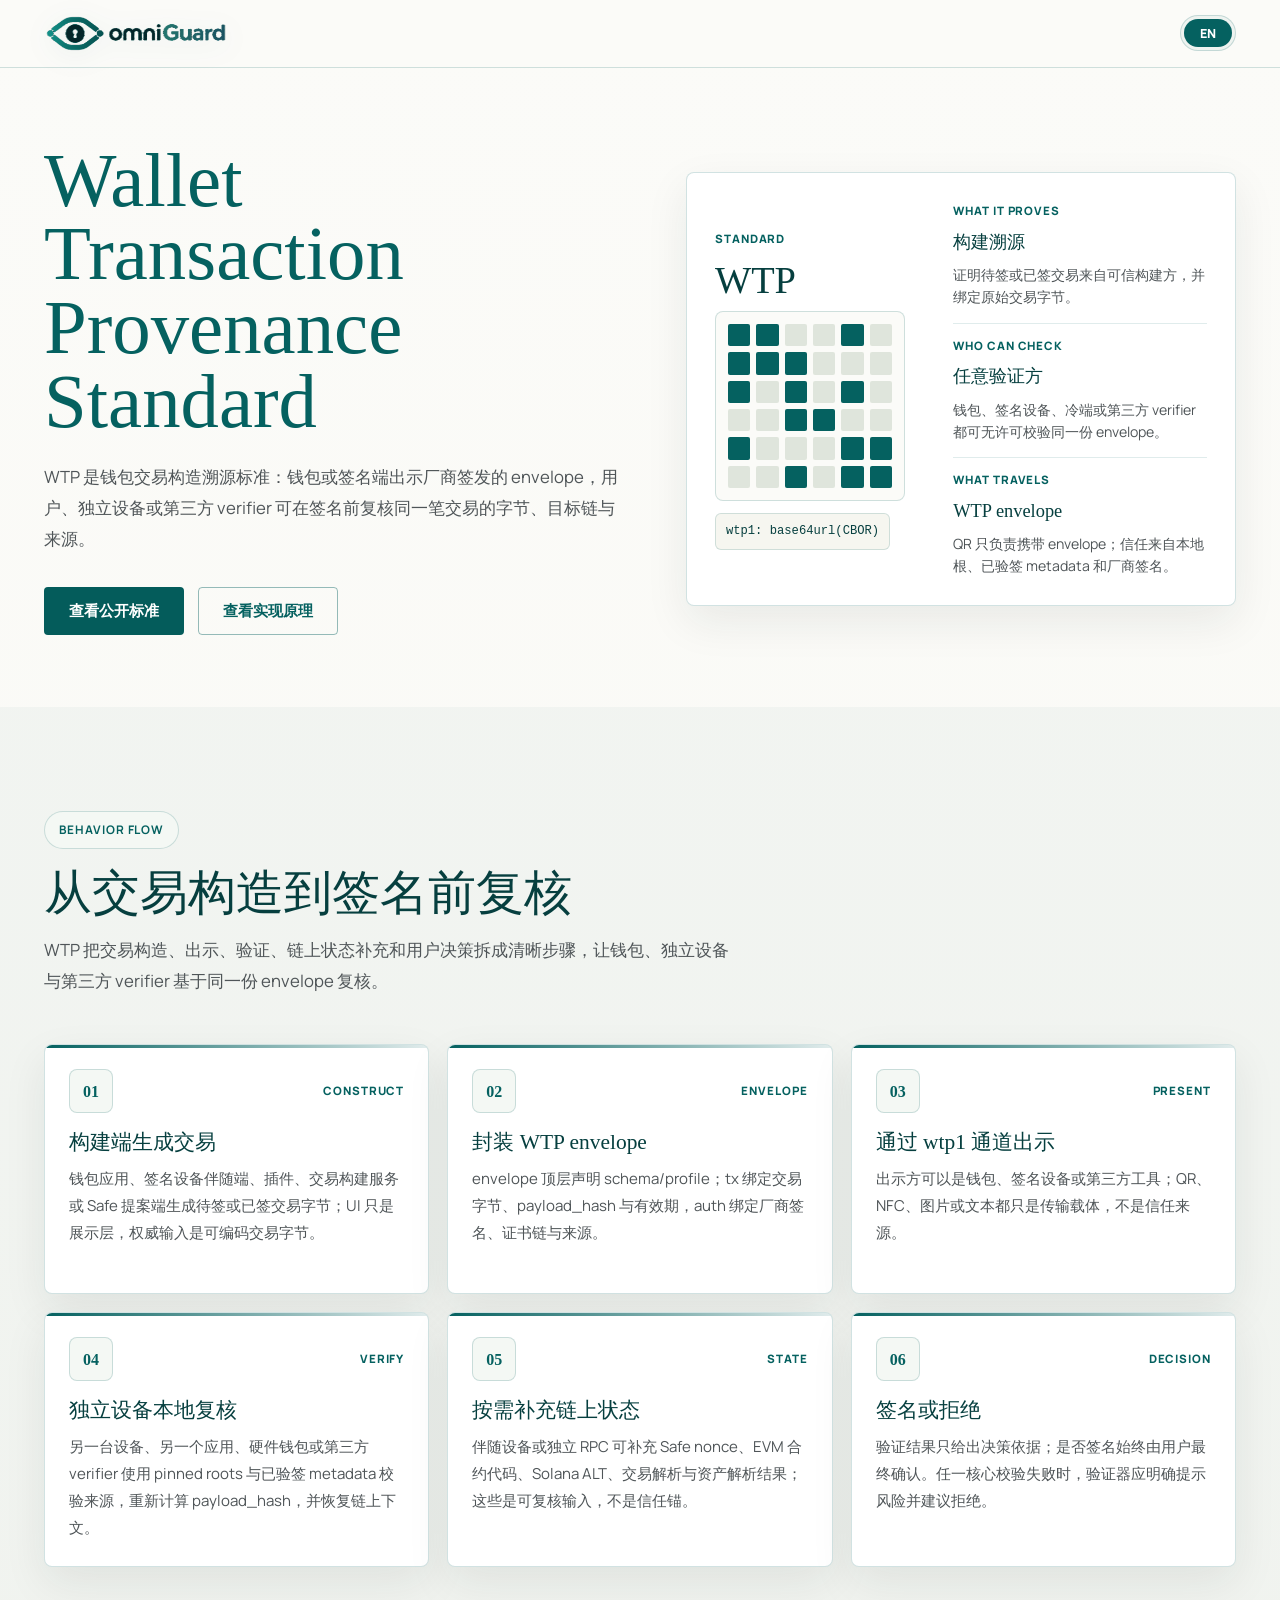
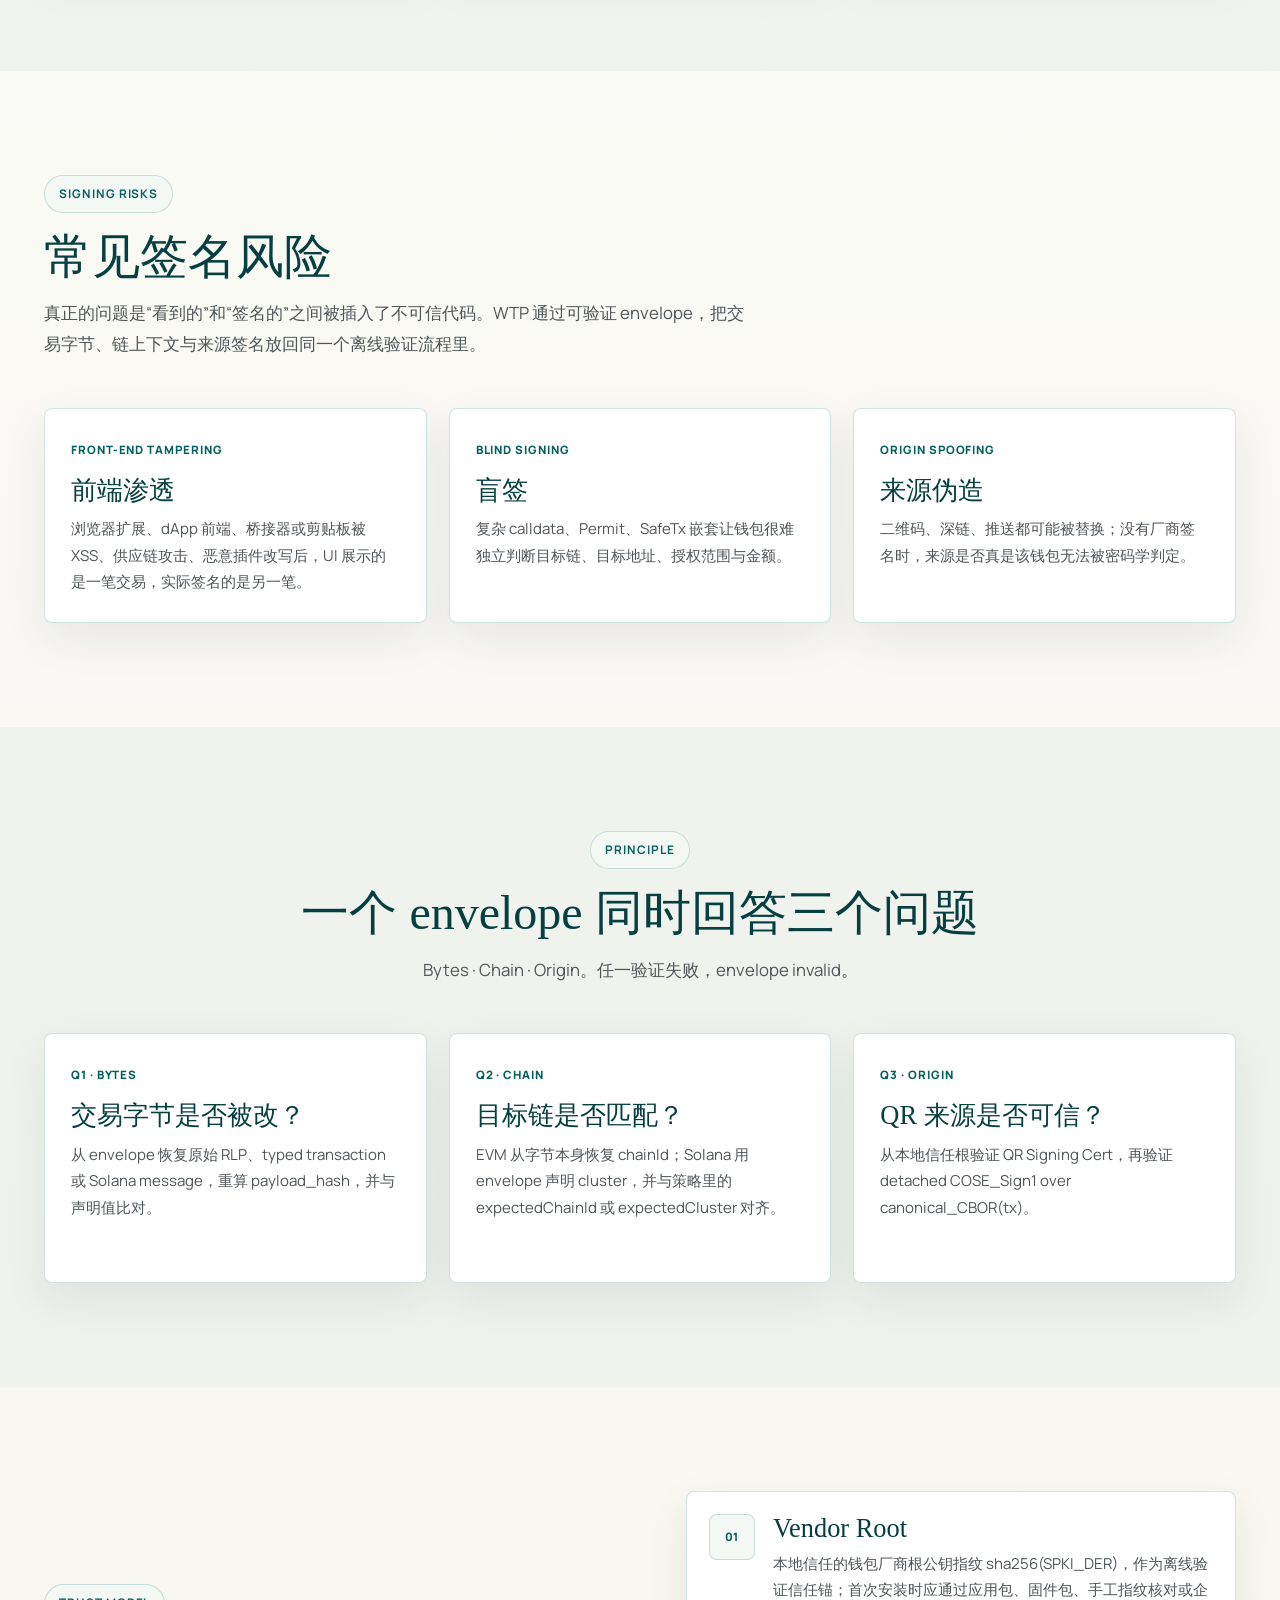
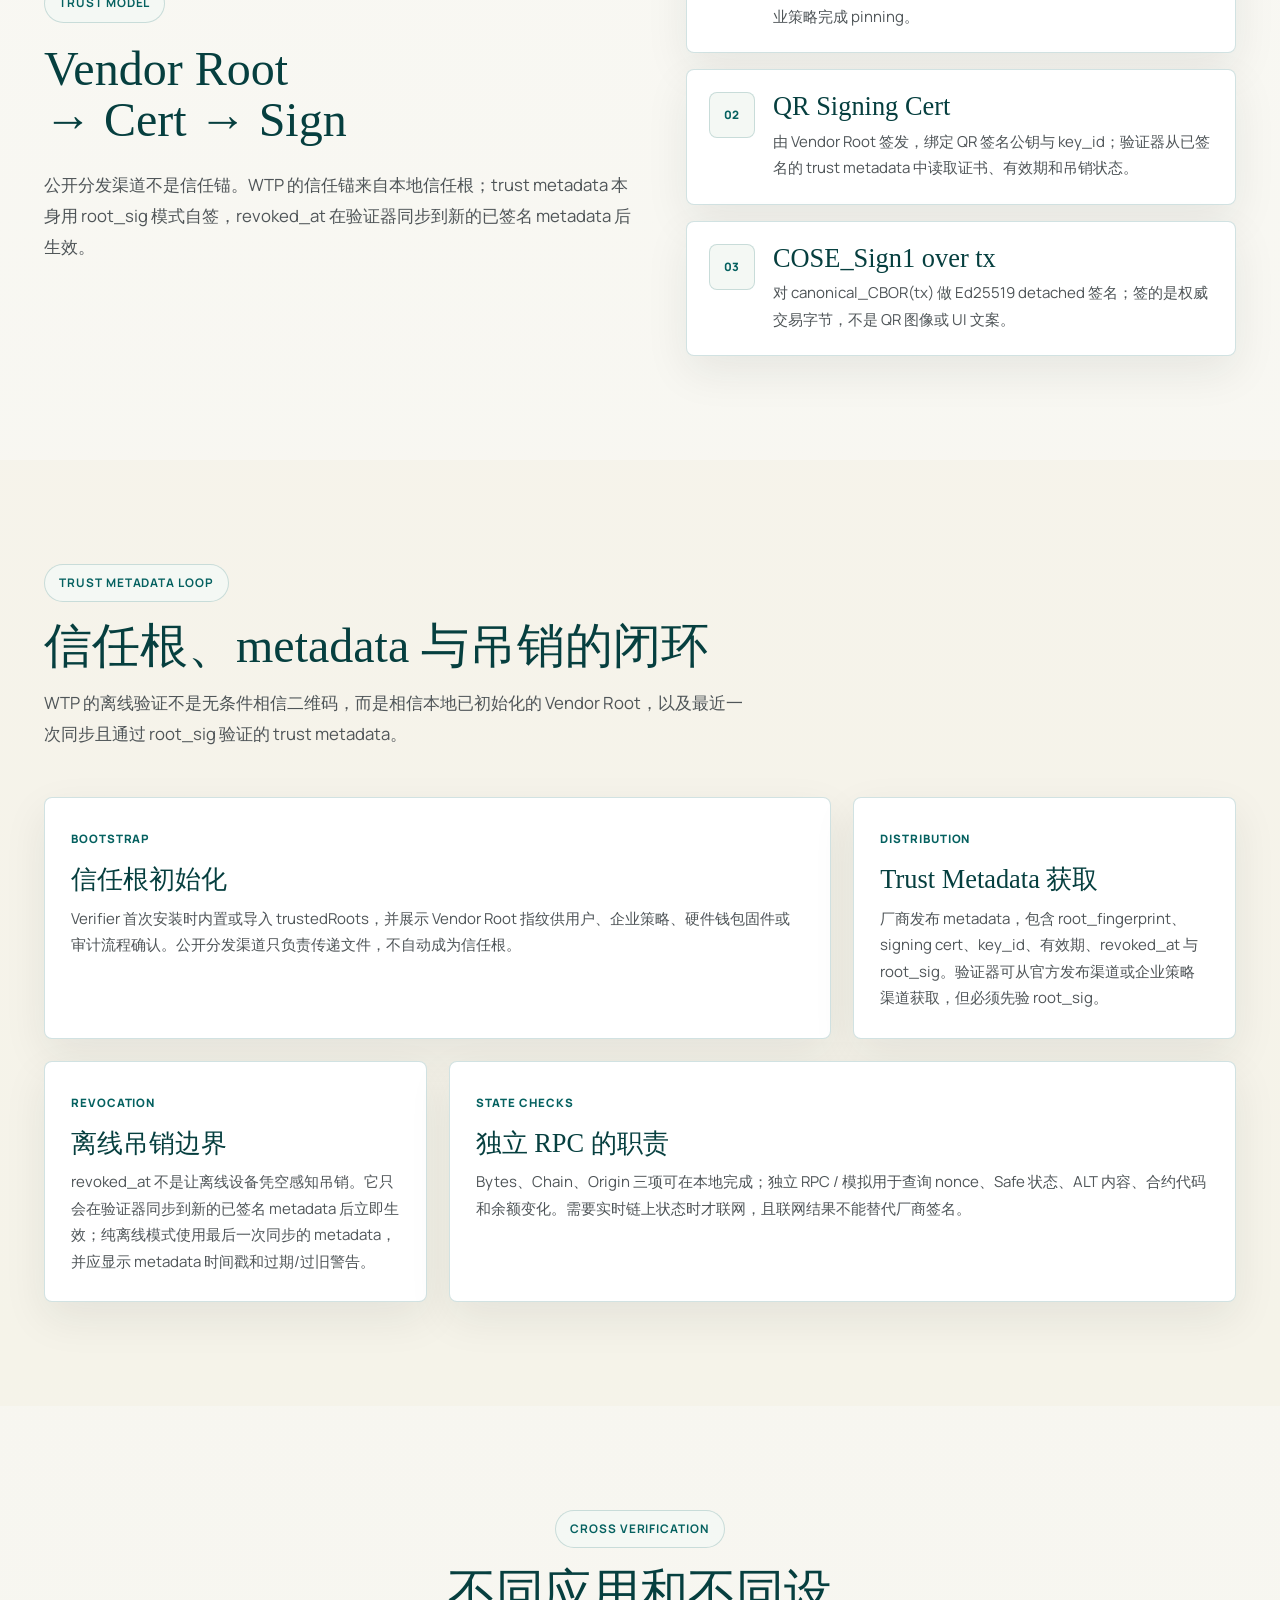
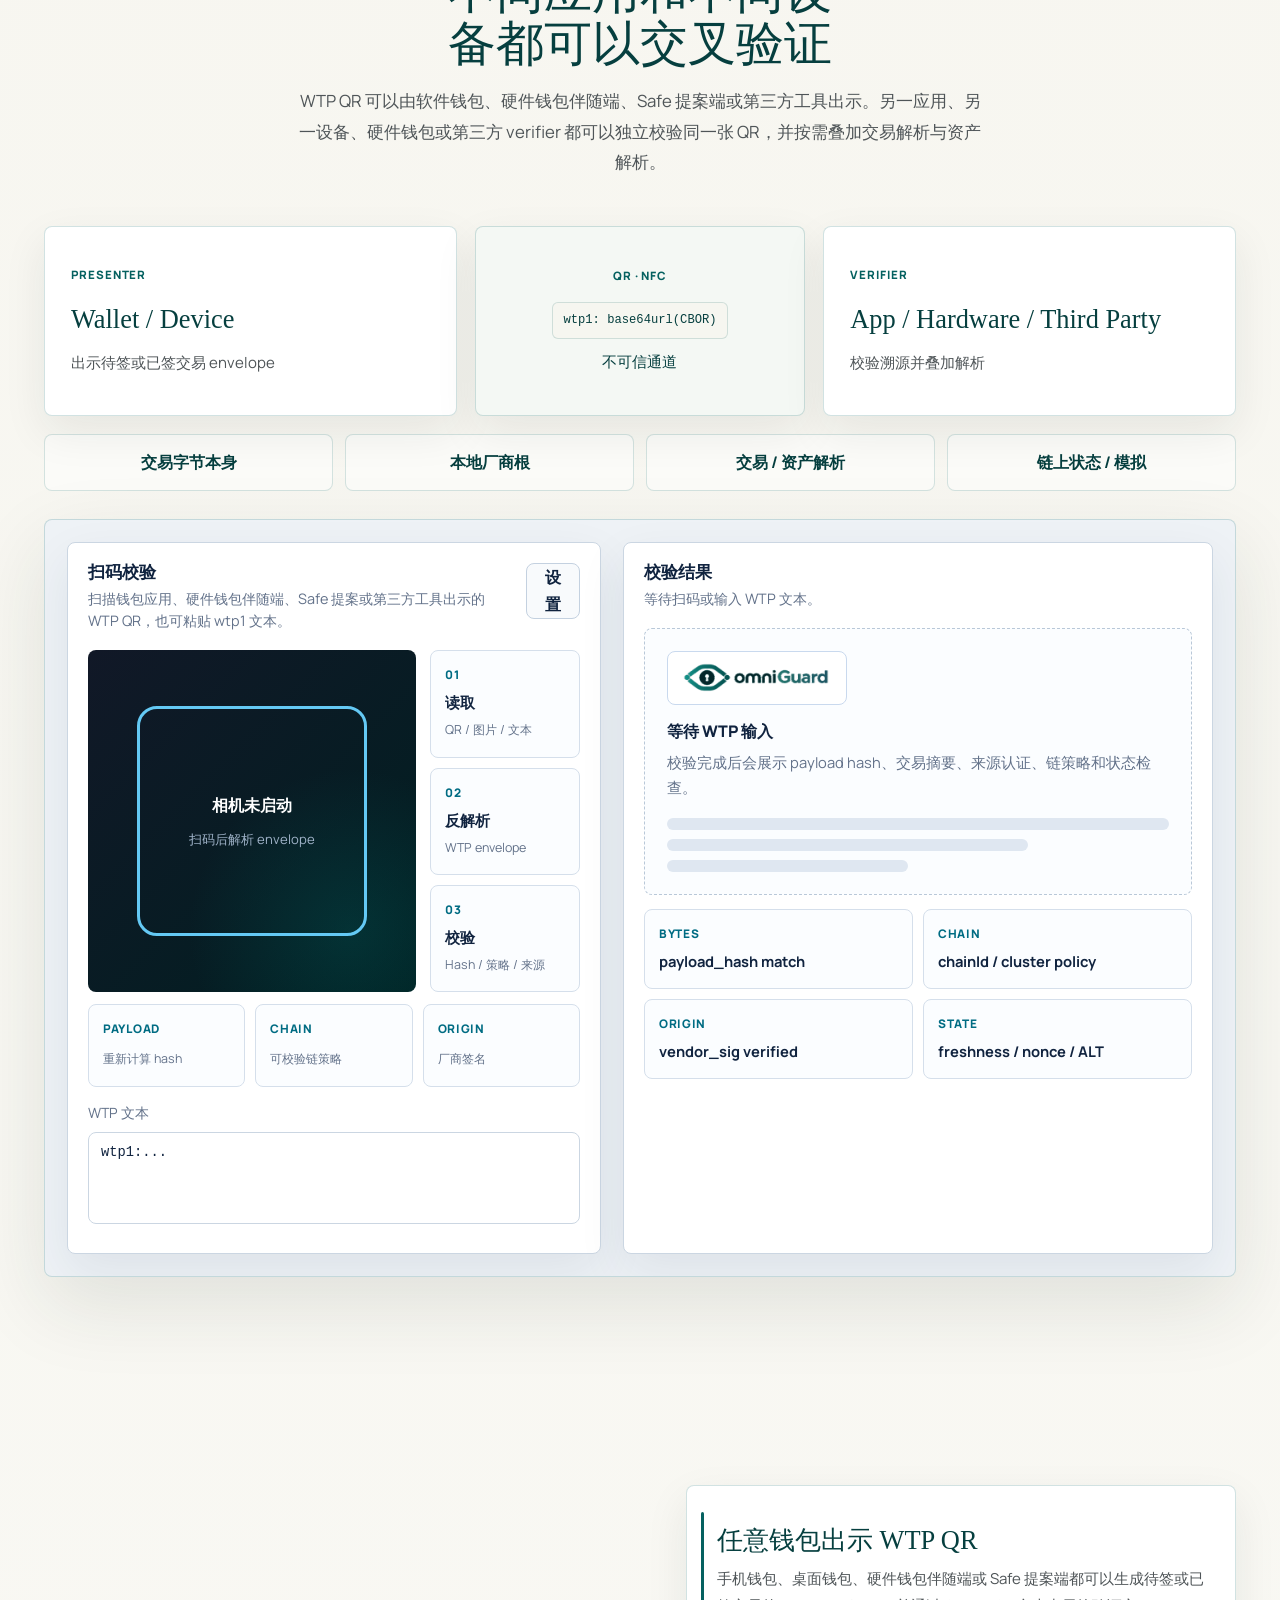
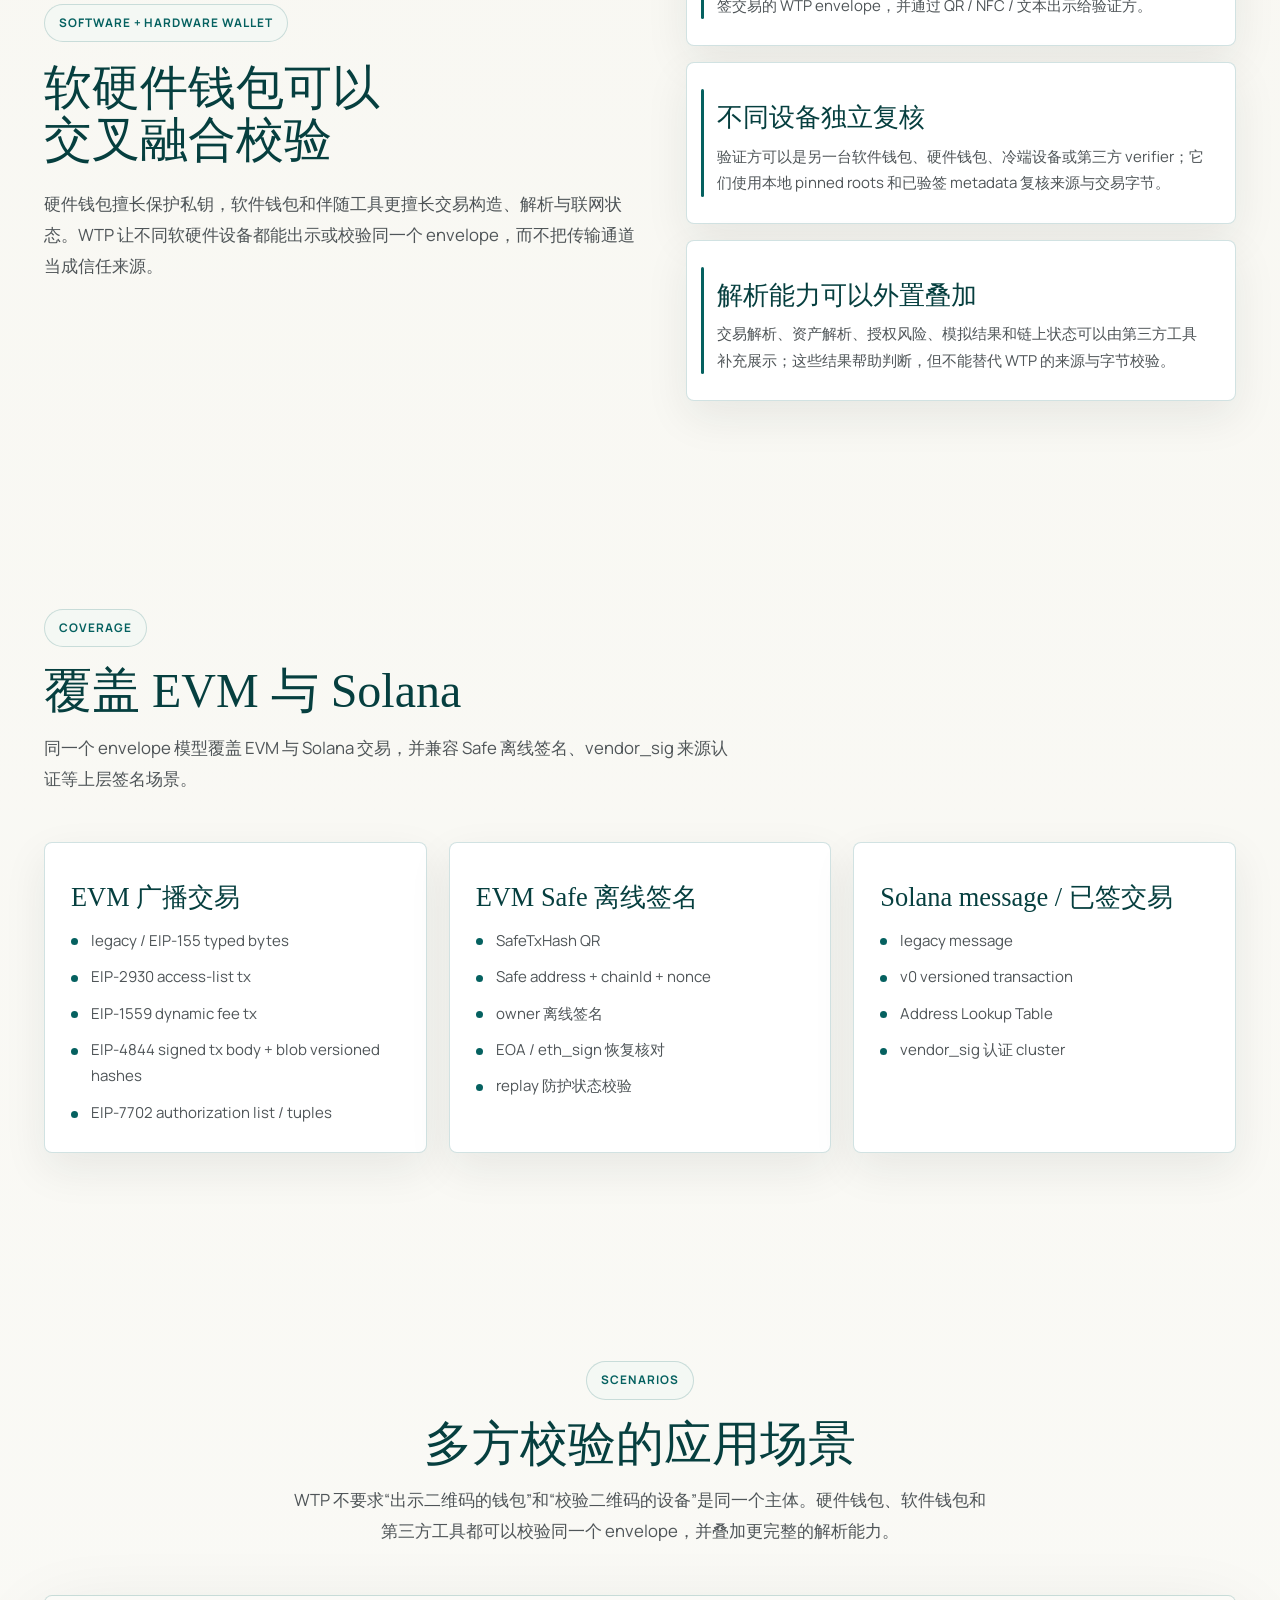
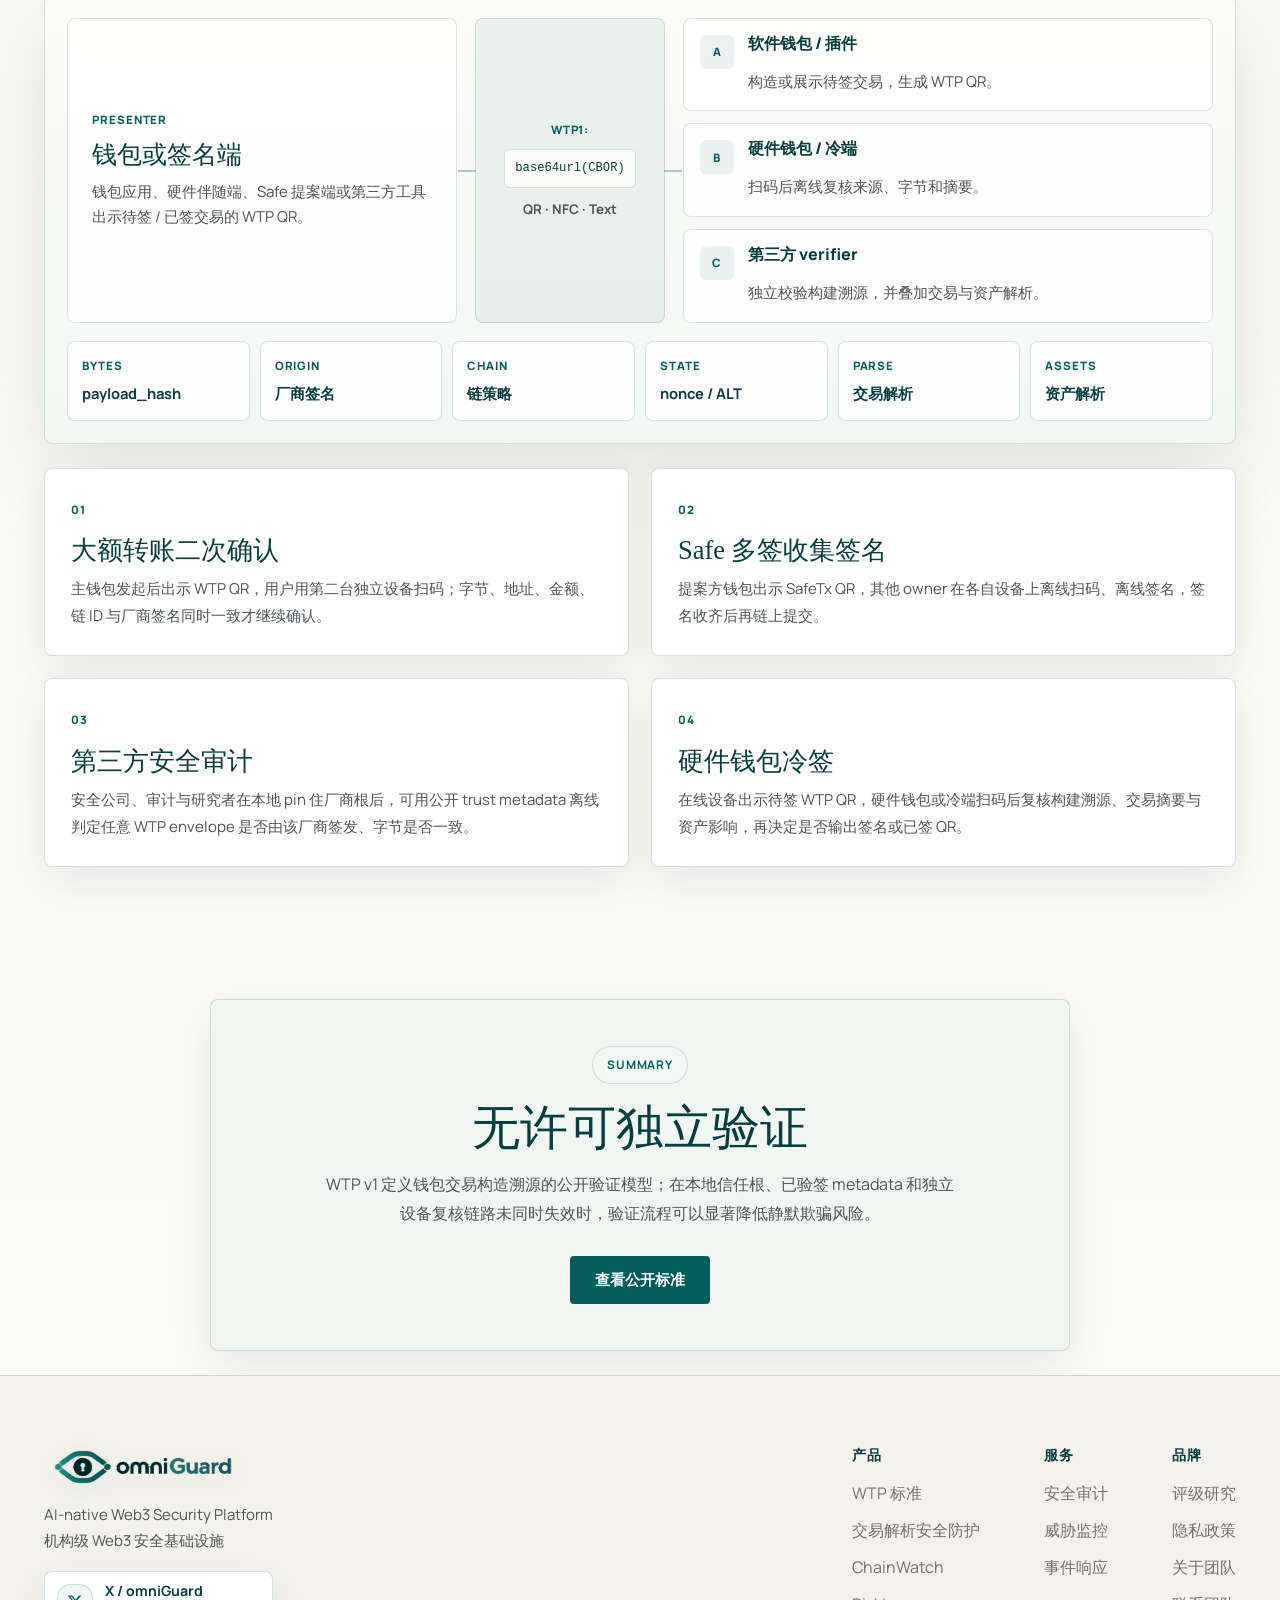
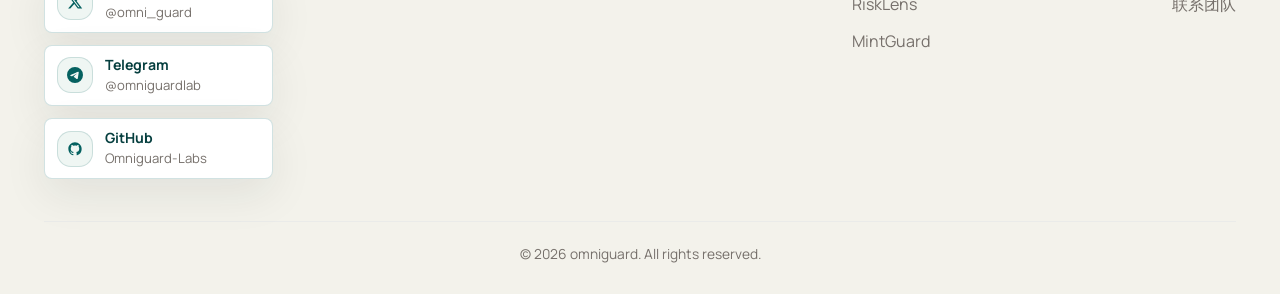
<file: wtv/index.html>
<!DOCTYPE html><html lang="zh-CN"> <head><meta charset="UTF-8"><meta name="viewport" content="width=device-width, initial-scale=1.0"><meta name="robots" content="noindex"><meta http-equiv="refresh" content="0;url=/wtp/"><title>Redirecting to WTP</title><script>
      const legacyPrefix = '#w' + 'tv-';
      const hash = window.location.hash.startsWith(legacyPrefix)
        ? '#wtp-' + window.location.hash.slice(legacyPrefix.length)
        : window.location.hash;
      window.location.replace('/wtp/' + (hash || ''));
    </script></head> <body> <a href="/wtp/">Redirecting to WTP standard page</a> </body></html>
</file>
<file: _astro/BaseLayout.DKCxOinl.css>
:root{--bg-0: #040814;--bg-1: #07101f;--bg-2: #0d1730;--bg-3: #132042;--surface: rgba(8, 14, 30, .72);--surface-strong: rgba(11, 18, 37, .9);--surface-soft: rgba(16, 27, 53, .72);--surface-highlight: rgba(17, 33, 65, .95);--text-1: #f5fbff;--text-2: #b1bfd7;--text-3: #7d8ba8;--brand-1: #7af7d3;--brand-2: #5a8cff;--brand-3: #22d1ee;--brand-1-rgb: 122, 247, 211;--brand-2-rgb: 90, 140, 255;--brand-3-rgb: 34, 209, 238;--accent-gradient: linear-gradient(135deg, var(--brand-1) 0%, var(--brand-3) 42%, var(--brand-2) 100%);--accent-gradient-soft: linear-gradient(135deg, rgba(var(--brand-1-rgb), .18) 0%, rgba(var(--brand-2-rgb), .18) 100%);--line: rgba(154, 176, 214, .15);--line-strong: rgba(var(--brand-1-rgb), .32);--shadow-lg: 0 28px 90px rgba(0, 0, 0, .42);--shadow-md: 0 18px 48px rgba(0, 0, 0, .3);--glow: 0 0 0 1px rgba(var(--brand-1-rgb), .06), 0 12px 60px rgba(var(--brand-2-rgb), .12);--font-display: "Sora", "Segoe UI", sans-serif;--font-sans: "Manrope", "Segoe UI", sans-serif;--font-mono: "SFMono-Regular", "Consolas", "Liberation Mono", monospace;--radius-xs: 10px;--radius-sm: 14px;--radius-md: 20px;--radius-lg: 28px;--radius-xl: 36px;--radius-pill: 999px;--container-max: 1240px;--container-px: 24px;--section-y: 112px;--ease: cubic-bezier(.16, 1, .3, 1);--duration-fast: .18s;--duration-base: .32s;--duration-slow: .7s}*,*:before,*:after{box-sizing:border-box;margin:0;padding:0}html{scroll-behavior:smooth;background:var(--bg-0)}body{font-family:var(--font-sans);color:var(--text-1);line-height:1.7;min-height:100vh;overflow-x:hidden;background:radial-gradient(circle at 12% 0%,rgba(var(--brand-1-rgb),.12) 0%,transparent 34%),radial-gradient(circle at 82% 14%,rgba(var(--brand-2-rgb),.18) 0%,transparent 28%),radial-gradient(circle at 50% 100%,rgba(var(--brand-3-rgb),.08) 0%,transparent 30%),linear-gradient(180deg,#030711,#060c18 34%,#04070f);-webkit-font-smoothing:antialiased;-moz-osx-font-smoothing:grayscale}.site-main{min-height:100vh}body:before{content:"";position:fixed;inset:0;background-image:linear-gradient(rgba(255,255,255,.03) 1px,transparent 1px),linear-gradient(90deg,rgba(255,255,255,.03) 1px,transparent 1px);background-size:72px 72px;mask-image:radial-gradient(circle at center,black 28%,transparent 88%);opacity:.3;pointer-events:none;z-index:-2}body:after{content:"";position:fixed;inset:0;background:linear-gradient(180deg,rgba(255,255,255,.018) 0%,transparent 20%,transparent 80%,rgba(255,255,255,.018) 100%);pointer-events:none;z-index:-1}img,svg{display:block;max-width:100%}a{color:inherit;text-decoration:none}ul{list-style:none}h1,h2,h3,h4{font-family:var(--font-display);line-height:1.08;letter-spacing:-.03em;color:var(--text-1);text-wrap:balance}h1{font-size:clamp(3rem,6vw,5.5rem);font-weight:800}h2{font-size:clamp(2rem,4vw,3.4rem);font-weight:700}h3{font-size:clamp(1.55rem,2.4vw,2rem);font-weight:700}h4{font-size:1.08rem;font-weight:700}section,footer{position:relative}.container{width:min(100%,var(--container-max));margin:0 auto;padding:0 var(--container-px)}.gradient-text{background:var(--accent-gradient);-webkit-background-clip:text;background-clip:text;color:transparent}.section-head{max-width:700px;margin:0 auto 48px;text-align:center}.section-head-left{margin-left:0;text-align:left}.section-title{margin-bottom:16px}.section-title-en,.page-title-en,.hero-title-en{color:var(--text-3);font-size:.92rem;font-weight:700;letter-spacing:.16em;text-transform:uppercase}.section-title-en{margin:-4px 0 14px}.section-title-en-left,.section-desc-left{text-align:left}.section-desc{font-size:1.05rem;line-height:1.82;color:var(--text-2);text-wrap:pretty}.section-desc-en,.page-desc-en,.hero-desc-en{color:var(--text-3);font-size:.92rem;line-height:1.72}.section-desc-en{margin-top:10px}.section-kicker,.page-eyebrow{display:inline-flex;align-items:center;gap:10px;padding:8px 14px;margin-bottom:18px;border-radius:var(--radius-pill);border:1px solid rgba(var(--brand-1-rgb),.22);background:rgba(var(--brand-1-rgb),.08);color:var(--brand-1);font-size:.74rem;font-weight:700;letter-spacing:.2em;text-transform:uppercase}.glass-panel{background:linear-gradient(180deg,rgba(255,255,255,.03) 0%,transparent 100%),var(--surface);border:1px solid var(--line);border-radius:var(--radius-lg);backdrop-filter:blur(20px);-webkit-backdrop-filter:blur(20px);box-shadow:var(--glow)}.btn{display:inline-flex;align-items:center;justify-content:center;gap:10px;min-height:54px;padding:0 28px;border-radius:var(--radius-pill);border:1px solid transparent;font-size:.96rem;font-weight:700;font-family:var(--font-sans);line-height:1;cursor:pointer;transition:transform var(--duration-fast) var(--ease),box-shadow var(--duration-base) var(--ease),border-color var(--duration-base) var(--ease),background var(--duration-base) var(--ease),color var(--duration-base) var(--ease)}.btn:hover{transform:translateY(-2px)}.btn-primary{color:#04101d;background:var(--accent-gradient);box-shadow:0 18px 48px rgba(var(--brand-2-rgb),.28)}.btn-primary:hover{box-shadow:0 22px 58px rgba(var(--brand-2-rgb),.35)}.btn-ghost{color:var(--text-1);border-color:#9fb2d238;background:#ffffff05}.btn-ghost:hover{border-color:rgba(var(--brand-1-rgb),.42);background:rgba(var(--brand-1-rgb),.08)}.navbar{position:fixed;top:0;left:0;right:0;z-index:1000;padding:16px 0;background:#030814b8;border-bottom:1px solid rgba(151,173,207,.12);backdrop-filter:blur(24px);-webkit-backdrop-filter:blur(24px);transition:background var(--duration-base) var(--ease),border-color var(--duration-base) var(--ease)}.navbar.scrolled{background:#030814e6;border-color:rgba(var(--brand-2-rgb),.16)}.navbar .container{display:flex;align-items:center;justify-content:space-between;gap:20px}.logo{display:inline-flex;align-items:center;gap:12px;flex-shrink:0}.logo-wide{display:block;width:174px;height:auto;object-fit:contain}.nav-links{display:flex;align-items:center;gap:28px}.nav-links a{position:relative;font-size:.92rem;font-weight:600;color:var(--text-2);transition:color var(--duration-fast) var(--ease)}.nav-links a:hover,.nav-links a.active{color:var(--text-1)}.nav-links a.active:after{content:"";position:absolute;left:0;right:0;bottom:-8px;height:2px;border-radius:999px;background:var(--accent-gradient)}.nav-domain{padding:10px 14px;border-radius:var(--radius-pill);border:1px solid rgba(var(--brand-1-rgb),.18);background:rgba(var(--brand-1-rgb),.07);color:var(--brand-1)!important}.btn-contact{min-height:44px;padding:11px 18px;border-radius:var(--radius-pill);background:rgba(var(--brand-2-rgb),.14);border:1px solid rgba(var(--brand-2-rgb),.24);color:var(--text-1)!important}.btn-contact:hover{background:var(--accent-gradient-soft);border-color:rgba(var(--brand-1-rgb),.34)}.language-switch{display:inline-flex;align-items:center;min-height:34px;padding:3px;border:1px solid rgba(var(--brand-1-rgb),.18);border-radius:var(--radius-pill);background:rgba(var(--brand-1-rgb),.055)}.language-switch button{min-width:48px;min-height:28px;padding:0 13px;border:0;border-radius:var(--radius-pill);background:var(--brand-1);color:#fff;font:inherit;font-size:.78rem;font-weight:800;cursor:pointer;transition:transform .18s ease,background .18s ease,box-shadow .18s ease}.language-switch button:hover{background:var(--brand-2);box-shadow:var(--shadow-soft);transform:translateY(-1px)}.language-switch button.active{background:var(--brand-1);color:#fff}.mobile-menu-btn{display:none;flex-direction:column;gap:5px;background:transparent;border:none;padding:6px;cursor:pointer}.mobile-menu-btn span{width:24px;height:2px;border-radius:999px;background:var(--text-1);transition:transform var(--duration-base) var(--ease),opacity var(--duration-base) var(--ease)}.mobile-menu-btn.active span:nth-child(1){transform:translateY(7px) rotate(45deg)}.mobile-menu-btn.active span:nth-child(2){opacity:0}.mobile-menu-btn.active span:nth-child(3){transform:translateY(-7px) rotate(-45deg)}.hero{padding:176px 0 104px;min-height:100vh;display:flex;align-items:center}.hero-grid{display:grid;grid-template-columns:minmax(0,1.06fr) minmax(0,.94fr);gap:34px;align-items:center}.hero-copy{position:relative;z-index:1}.hero-desc{max-width:620px;margin-top:24px;font-size:1.06rem;line-height:1.88;color:#d7e3f7;text-wrap:pretty}.hero-title-en{margin-top:18px}.hero-desc-en{margin-top:12px;max-width:640px}.hero-actions{display:flex;flex-wrap:wrap;gap:16px;margin-top:34px}.hero-proof{display:grid;grid-template-columns:repeat(3,minmax(0,1fr));gap:14px;margin-top:34px}.proof-item{display:block;padding:18px;border-radius:var(--radius-md);border:1px solid rgba(154,176,214,.14);background:linear-gradient(180deg,rgba(255,255,255,.045) 0%,transparent 100%),#ffffff05;box-shadow:inset 0 1px #ffffff0a;backdrop-filter:blur(18px);-webkit-backdrop-filter:blur(18px)}.proof-item-link{transition:transform var(--duration-fast) var(--ease),border-color var(--duration-base) var(--ease),background var(--duration-base) var(--ease),box-shadow var(--duration-base) var(--ease)}.proof-item-link:hover{transform:translateY(-3px);border-color:rgba(var(--brand-1-rgb),.28);background:rgba(var(--brand-1-rgb),.06);box-shadow:var(--shadow-md)}.proof-label{display:block;margin-bottom:10px;font-size:.72rem;font-weight:700;letter-spacing:.18em;text-transform:uppercase;color:var(--brand-1)}.proof-item strong{display:block;margin-bottom:8px;font-family:var(--font-display);font-size:1.08rem;color:var(--text-1)}.proof-item p{font-size:.88rem;line-height:1.7;text-wrap:pretty}.hero-stack{position:relative;display:grid;gap:18px}.hero-orbit{position:absolute;inset:-30px -40px auto auto;width:460px;height:460px;pointer-events:none;opacity:.9}.orbit{position:absolute;inset:50%;border-radius:50%;border:1px solid rgba(var(--brand-1-rgb),.14);transform:translate(-50%,-50%)}.orbit-a{width:100%;height:100%;animation:rotate-orbit 30s linear infinite}.orbit-b{width:74%;height:74%;border-color:rgba(var(--brand-2-rgb),.16);animation:rotate-orbit-reverse 24s linear infinite}.orbit-c{width:48%;height:48%;border-color:rgba(var(--brand-3-rgb),.2);animation:rotate-orbit 18s linear infinite}.orbit-node{position:absolute;width:12px;height:12px;border-radius:50%;background:var(--accent-gradient);box-shadow:0 0 22px rgba(var(--brand-1-rgb),.4)}.node-a{top:24%;left:10%}.node-b{top:18%;right:18%}.node-c{bottom:20%;left:18%}.node-d{bottom:10%;right:14%}.hero-board,.hero-terminal{position:relative;overflow:hidden}.hero-board:before,.hero-terminal:before{content:"";position:absolute;inset:0;background:linear-gradient(180deg,rgba(255,255,255,.04) 0%,transparent 36%),radial-gradient(circle at top right,rgba(var(--brand-1-rgb),.1) 0%,transparent 30%);pointer-events:none}.hero-board{padding:24px;background:linear-gradient(180deg,rgba(255,255,255,.02) 0%,transparent 100%),#070f1ec7}.hero-terminal{padding:0;background:linear-gradient(180deg,rgba(255,255,255,.02) 0%,transparent 100%),#060c19eb}.panel-topline,.terminal-top{display:flex;align-items:center;justify-content:space-between;gap:12px;margin-bottom:18px;color:var(--text-3);font-size:.76rem;font-weight:700;letter-spacing:.16em;text-transform:uppercase}.signal-grid{display:grid;grid-template-columns:repeat(2,minmax(0,1fr));gap:14px}.signal-card{min-height:138px;padding:18px;border-radius:var(--radius-md);border:1px solid rgba(152,176,214,.14);background:linear-gradient(180deg,rgba(255,255,255,.035) 0%,transparent 100%),#ffffff05}.signal-card-wide{grid-column:span 2;min-height:164px}.signal-label{display:block;margin-bottom:14px;color:var(--brand-1);font-size:.74rem;font-weight:700;letter-spacing:.18em;text-transform:uppercase}.signal-card strong{display:block;margin-bottom:10px;font-family:var(--font-display);font-size:1.34rem;line-height:1.2}.signal-card p{font-size:.92rem;line-height:1.75}.terminal-top{position:relative;margin:0;padding:16px 20px;border-bottom:1px solid rgba(152,176,214,.1);background:#ffffff05;justify-content:flex-start}.terminal-top span{width:10px;height:10px;border-radius:50%;background:#ffffff2e}.terminal-top span:nth-child(1){background:#ff6b6b}.terminal-top span:nth-child(2){background:#ffd166}.terminal-top span:nth-child(3){background:#06d6a0}.terminal-top b{margin-left:8px;color:var(--text-2);font-size:.78rem;letter-spacing:.12em}.terminal-body{padding:22px 20px 24px;font-family:var(--font-mono);font-size:.9rem;line-height:1.85}.terminal-line{color:#c6d6f0}.terminal-key{color:var(--brand-1)}.terminal-ok{color:#8cf7be}.trust-strip{padding-bottom:var(--section-y)}.trust-grid{display:grid;grid-template-columns:repeat(4,minmax(0,1fr));gap:18px}.trust-card{padding:24px;border-radius:var(--radius-md);border:1px solid var(--line);background:#ffffff08;box-shadow:inset 0 1px #ffffff0a;backdrop-filter:blur(18px);-webkit-backdrop-filter:blur(18px)}.trust-label{display:inline-flex;padding:6px 10px;margin-bottom:16px;border-radius:var(--radius-pill);border:1px solid rgba(var(--brand-1-rgb),.18);background:rgba(var(--brand-1-rgb),.08);color:var(--brand-1);font-size:.72rem;font-weight:700;letter-spacing:.16em;text-transform:uppercase}.trust-card strong{display:block;margin-bottom:10px;font-family:var(--font-display);font-size:1.08rem}.trust-card p{font-size:.92rem}.partners-section,.stack-section{padding:0 0 var(--section-y)}.stack-layout{display:grid;grid-template-columns:minmax(0,.9fr) minmax(0,1.1fr);gap:28px;align-items:start}.stack-copy .section-head{margin-bottom:30px}.stack-metrics{display:grid;grid-template-columns:repeat(3,minmax(0,1fr));gap:14px}.stack-metric{padding:22px 18px;border-radius:var(--radius-md);border:1px solid rgba(var(--brand-1-rgb),.14);background:linear-gradient(180deg,rgba(255,255,255,.035) 0%,transparent 100%),#ffffff06}.stack-metric strong{display:block;margin-bottom:10px;font-family:var(--font-display);font-size:2rem;line-height:1;background:var(--accent-gradient);-webkit-background-clip:text;background-clip:text;color:transparent}.stack-metric span{display:block;margin-bottom:8px;color:var(--text-1);font-weight:700}.stack-metric p{font-size:.88rem;line-height:1.7}.stack-flow{display:grid;gap:16px}.stack-layer{position:relative;display:grid;grid-template-columns:auto 1fr;gap:18px;padding:24px;border-radius:var(--radius-lg);border:1px solid rgba(var(--brand-2-rgb),.14);background:radial-gradient(circle at top right,rgba(var(--brand-3-rgb),.12) 0%,transparent 28%),linear-gradient(180deg,rgba(255,255,255,.035) 0%,transparent 100%),#ffffff06}.stack-layer:before{content:"";position:absolute;left:34px;top:100%;width:1px;height:18px;background:linear-gradient(180deg,rgba(var(--brand-1-rgb),.35),transparent)}.stack-layer:last-child:before{display:none}.stack-layer-index{width:48px;height:48px;display:inline-flex;align-items:center;justify-content:center;border-radius:16px;background:rgba(var(--brand-1-rgb),.08);border:1px solid rgba(var(--brand-1-rgb),.18);color:var(--brand-1);font-family:var(--font-display);font-weight:700}.stack-layer-body h3{margin-bottom:10px;font-size:1.22rem}.stack-layer-body p{font-size:.95rem;line-height:1.85}.partner-grid{display:grid;grid-template-columns:repeat(2,minmax(0,1fr));gap:24px}.partner-card{position:relative;padding:32px 30px;border-radius:var(--radius-lg);border:1px solid rgba(var(--brand-1-rgb),.14);background:radial-gradient(circle at top right,rgba(var(--brand-2-rgb),.16) 0%,transparent 30%),linear-gradient(180deg,rgba(255,255,255,.035) 0%,transparent 100%),#ffffff06;box-shadow:var(--shadow-md);overflow:hidden;backdrop-filter:blur(18px);-webkit-backdrop-filter:blur(18px);transition:transform var(--duration-base) var(--ease),border-color var(--duration-base) var(--ease),box-shadow var(--duration-base) var(--ease)}.partner-card:before{content:"";position:absolute;inset:0 auto 0 0;width:1px;background:linear-gradient(180deg,rgba(var(--brand-1-rgb),.55),transparent 88%)}.partner-card:hover{transform:translateY(-8px);border-color:rgba(var(--brand-1-rgb),.3);box-shadow:var(--shadow-lg)}.partner-card-head{display:flex;align-items:center;gap:16px;margin-bottom:18px}.partner-icon{width:64px;height:64px;flex:0 0 auto;border-radius:18px;object-fit:cover;background:rgba(var(--brand-1-rgb),.08);border:1px solid rgba(var(--brand-1-rgb),.16)}.partner-mark{margin-bottom:8px;font-family:var(--font-display);font-size:clamp(1.55rem,3vw,2.35rem);font-weight:800;letter-spacing:.04em;color:var(--text-1)}.partner-role{display:inline-flex;margin-bottom:14px;padding:6px 12px;border-radius:var(--radius-pill);border:1px solid rgba(var(--brand-1-rgb),.18);background:rgba(var(--brand-1-rgb),.08);color:var(--brand-1);font-size:.76rem;font-weight:700;letter-spacing:.14em;text-transform:uppercase}.partner-card p{max-width:46ch;font-size:.98rem;line-height:1.9}.partner-tags{display:flex;flex-wrap:wrap;gap:8px;margin-top:24px}.partner-links,.ecosystem-links{display:flex;flex-wrap:wrap;gap:10px;margin-top:22px}.partner-links a,.ecosystem-links a{display:inline-flex;align-items:center;gap:8px;min-height:38px;padding:0 14px;border-radius:4px;border:1px solid rgba(var(--brand-1-rgb),.2);color:var(--brand-1);font-size:.86rem;font-weight:700;transition:border-color var(--duration-fast) var(--ease),background var(--duration-fast) var(--ease),color var(--duration-fast) var(--ease)}.partner-links a:hover,.ecosystem-links a:hover{border-color:rgba(var(--brand-1-rgb),.38);background:rgba(var(--brand-1-rgb),.08);color:var(--text-1)}.audience-section{padding:0 0 var(--section-y)}.audience-grid{display:grid;grid-template-columns:repeat(2,minmax(0,1fr));gap:24px}.audience-card{position:relative;padding:28px;border-radius:var(--radius-lg);border:1px solid rgba(152,176,214,.14);background:linear-gradient(180deg,rgba(255,255,255,.035) 0%,transparent 100%),#ffffff06;overflow:hidden;transition:transform var(--duration-base) var(--ease),border-color var(--duration-base) var(--ease),box-shadow var(--duration-base) var(--ease)}.audience-card:before{content:"";position:absolute;inset:0 0 auto;height:1px;background:var(--accent-gradient);opacity:.8}.audience-card:hover{transform:translateY(-6px);border-color:rgba(var(--brand-1-rgb),.24);box-shadow:var(--shadow-md)}.audience-label{display:inline-flex;margin-bottom:14px;padding:6px 10px;border-radius:var(--radius-pill);border:1px solid rgba(var(--brand-1-rgb),.18);background:rgba(var(--brand-1-rgb),.08);color:var(--brand-1);font-size:.72rem;font-weight:700;letter-spacing:.16em;text-transform:uppercase}.audience-card h3{margin-bottom:12px}.audience-card>p{font-size:.95rem;line-height:1.82}.audience-list{display:grid;gap:10px;margin-top:22px}.audience-list li{position:relative;padding-left:22px;color:var(--text-2);font-size:.9rem;line-height:1.72}.audience-list li:before{content:"";position:absolute;left:0;top:.68em;width:9px;height:9px;border-radius:50%;background:var(--accent-gradient);box-shadow:0 0 16px rgba(var(--brand-1-rgb),.28);transform:translateY(-50%)}.products-preview,.services-preview,.workflow-section,.contact,.about-page,.products-page,.services-page,.product-standard-section,.ecosystem-section,.intelligence-section{padding:var(--section-y) 0}.product-cards{display:grid;grid-template-columns:repeat(3,minmax(0,1fr));gap:24px}.product-card{position:relative;padding:28px;border-radius:var(--radius-lg);border:1px solid var(--line);background:linear-gradient(180deg,rgba(255,255,255,.035) 0%,transparent 100%),#ffffff06;overflow:hidden;backdrop-filter:blur(18px);-webkit-backdrop-filter:blur(18px);transition:transform var(--duration-base) var(--ease),border-color var(--duration-base) var(--ease),box-shadow var(--duration-base) var(--ease)}.product-card:before{content:"";position:absolute;inset:0 0 auto;height:1px;background:var(--accent-gradient);opacity:.78}.product-card:hover,.service-item:hover,.service-card:hover,.workflow-step:hover,.team-card:hover,.product-detail:hover .product-visual{transform:translateY(-6px);border-color:rgba(var(--brand-1-rgb),.28);box-shadow:var(--shadow-md)}.card-head{display:flex;align-items:center;justify-content:space-between;gap:16px;margin-bottom:22px}.card-icon-wrap{width:58px;height:58px;border-radius:18px;display:inline-flex;align-items:center;justify-content:center;background:rgba(var(--brand-2-rgb),.12);color:var(--brand-1);box-shadow:inset 0 0 0 1px rgba(var(--brand-1-rgb),.16)}.card-meta{color:var(--text-3);font-size:.75rem;font-weight:700;letter-spacing:.16em;text-transform:uppercase}.product-card h3{margin-bottom:14px}.product-card p{min-height:96px;font-size:.96rem;line-height:1.8}.card-tags{display:flex;flex-wrap:wrap;gap:8px;margin:24px 0 22px}.tag{display:inline-flex;align-items:center;padding:7px 12px;border-radius:var(--radius-pill);background:rgba(var(--brand-1-rgb),.08);border:1px solid rgba(var(--brand-1-rgb),.16);color:var(--brand-1);font-size:.78rem;font-weight:600}.card-link{display:inline-flex;align-items:center;gap:10px;font-weight:700;color:var(--text-1)}.card-link:after{content:"";width:22px;height:1px;background:var(--accent-gradient);transition:width var(--duration-fast) var(--ease)}.card-link:hover:after{width:34px}.intelligence-layout{display:grid;grid-template-columns:minmax(0,1fr) minmax(0,1fr);gap:28px;align-items:center}.intel-copy h2{margin-bottom:18px}.intel-copy p{max-width:600px;font-size:1rem;line-height:1.86;text-wrap:pretty}.intel-list{display:grid;gap:14px;margin:30px 0}.intel-list li{display:grid;gap:6px;padding:16px 18px;border-radius:var(--radius-md);border:1px solid rgba(152,176,214,.14);background:#ffffff05}.intel-list strong{font-family:var(--font-display);font-size:1rem}.intel-list span{color:var(--text-2);font-size:.94rem}.mesh-board{position:relative;min-height:520px;overflow:hidden}.mesh-ring{position:absolute;inset:50%;border-radius:50%;transform:translate(-50%,-50%);border:1px solid rgba(var(--brand-2-rgb),.18)}.mesh-ring-a{width:86%;height:86%}.mesh-ring-b{width:62%;height:62%;border-color:rgba(var(--brand-1-rgb),.18)}.mesh-ring-c{width:38%;height:38%;border-color:rgba(var(--brand-3-rgb),.22)}.mesh-center{position:absolute;top:50%;left:50%;width:210px;height:210px;display:flex;flex-direction:column;align-items:center;justify-content:center;text-align:center;transform:translate(-50%,-50%);border-radius:50%;background:radial-gradient(circle at center,rgba(var(--brand-1-rgb),.16),#07101ff0 72%);border:1px solid rgba(var(--brand-1-rgb),.24);box-shadow:0 0 80px rgba(var(--brand-2-rgb),.16)}.mesh-center span{color:var(--brand-1);font-size:.74rem;font-weight:700;letter-spacing:.16em;text-transform:uppercase}.mesh-center strong{margin-top:10px;font-family:var(--font-display);font-size:1.35rem}.mesh-node{position:absolute;display:inline-flex;align-items:center;justify-content:center;min-width:88px;min-height:88px;padding:18px;border-radius:24px;border:1px solid rgba(152,176,214,.16);background:#ffffff08;font-family:var(--font-display);font-size:.92rem;color:var(--text-1);backdrop-filter:blur(10px)}.node-1{top:12%;left:13%}.node-2{top:18%;right:13%}.node-3{top:43%;right:4%}.node-4{bottom:15%;right:17%}.node-5{bottom:11%;left:17%}.node-6{top:43%;left:5%}.mesh-footer{position:absolute;left:24px;right:24px;bottom:24px;display:grid;grid-template-columns:repeat(2,minmax(0,1fr));gap:14px}.mesh-footer div{padding:18px;border-radius:var(--radius-md);border:1px solid rgba(152,176,214,.16);background:#ffffff08}.mesh-footer span{display:block;margin-bottom:10px;color:var(--text-3);font-size:.74rem;font-weight:700;letter-spacing:.16em;text-transform:uppercase}.mesh-footer strong{font-family:var(--font-display);font-size:.96rem}.services-grid,.workflow-grid,.service-grid,.team-grid{display:grid;gap:20px}.services-grid{grid-template-columns:repeat(4,minmax(0,1fr))}.service-item,.service-card,.workflow-step,.team-card{border-radius:var(--radius-md);border:1px solid var(--line);background:linear-gradient(180deg,rgba(255,255,255,.03) 0%,transparent 100%),#ffffff06;backdrop-filter:blur(18px);-webkit-backdrop-filter:blur(18px);transition:transform var(--duration-base) var(--ease),border-color var(--duration-base) var(--ease),box-shadow var(--duration-base) var(--ease)}.service-item,.service-card{padding:24px}.service-index,.step-number{display:inline-flex;margin-bottom:18px;color:var(--brand-1);font-family:var(--font-display);font-size:.95rem;font-weight:700;letter-spacing:.16em;text-transform:uppercase}.service-item h4,.service-card h4{margin-bottom:12px}.service-item p,.service-card p{font-size:.92rem;line-height:1.8}.workflow-grid{grid-template-columns:repeat(4,minmax(0,1fr))}.workflow-step{position:relative;padding:24px;overflow:hidden}.workflow-step:before{content:"";position:absolute;inset:0 auto 0 0;width:1px;background:linear-gradient(180deg,rgba(var(--brand-1-rgb),.45),transparent 86%)}.workflow-step h4{margin-bottom:12px}.workflow-step p{font-size:.92rem}.cta{padding:28px 0 24px}.domain-banner{padding:46px;max-width:860px;margin:0 auto;text-align:center;border-radius:var(--radius-xl);border:1px solid rgba(var(--brand-1-rgb),.16);background:radial-gradient(circle at center,rgba(var(--brand-2-rgb),.18) 0%,transparent 45%),linear-gradient(135deg,rgba(var(--brand-1-rgb),.08),rgba(var(--brand-2-rgb),.12));box-shadow:var(--shadow-lg);backdrop-filter:blur(24px);-webkit-backdrop-filter:blur(24px)}.domain-banner h2{margin-bottom:16px;max-width:14ch;margin-left:auto;margin-right:auto}.domain-banner p{max-width:640px;margin:0 auto 28px;font-size:1rem;line-height:1.82;text-wrap:pretty}.cta-title-en{margin:-4px 0 14px}.cta-desc-en{margin:-16px auto 28px;max-width:680px}.contact{padding-top:44px}.contact-shell{display:grid;grid-template-columns:minmax(0,.92fr) minmax(0,1.08fr);gap:24px;margin-top:22px}.contact-info{display:grid;gap:16px}.info-row{display:grid;grid-template-columns:repeat(auto-fit,minmax(180px,1fr));gap:16px}.info-item{padding:22px;border-radius:var(--radius-md);border:1px solid var(--line);background:#ffffff06;backdrop-filter:blur(18px);-webkit-backdrop-filter:blur(18px)}.info-label{display:block;margin-bottom:10px;color:var(--brand-1);font-size:.74rem;font-weight:700;letter-spacing:.16em;text-transform:uppercase}.info-item a,.info-item p{font-size:1rem}.info-item a{color:var(--text-1);font-weight:700}.info-item p+p,.info-item a+p{margin-top:8px}.contact-form{padding:24px;border-radius:var(--radius-lg);border:1px solid var(--line);background:linear-gradient(180deg,rgba(255,255,255,.03) 0%,transparent 100%),var(--surface-strong);box-shadow:var(--shadow-md);display:grid;gap:16px;backdrop-filter:blur(24px);-webkit-backdrop-filter:blur(24px)}.contact-form input,.contact-form textarea{width:100%;padding:16px 18px;border-radius:16px;border:1px solid rgba(152,176,214,.14);background:#ffffff08;color:var(--text-1);font:inherit;transition:border-color var(--duration-fast) var(--ease),box-shadow var(--duration-fast) var(--ease),background var(--duration-fast) var(--ease)}.contact-form input::placeholder,.contact-form textarea::placeholder{color:var(--text-3)}.contact-form input:focus,.contact-form textarea:focus{outline:none;border-color:rgba(var(--brand-1-rgb),.42);background:rgba(var(--brand-1-rgb),.05);box-shadow:0 0 0 4px rgba(var(--brand-1-rgb),.08)}.contact-form textarea{min-height:158px;resize:vertical}footer{padding:72px 0 28px;border-top:1px solid rgba(152,176,214,.12)}.footer-content{display:flex;align-items:flex-start;justify-content:space-between;gap:42px;margin-bottom:42px}.footer-brand{max-width:320px}.footer-brand .logo{gap:14px;margin-bottom:16px}.footer-brand .logo-wide{width:198px}.footer-brand p{font-size:.94rem}.footer-links{display:flex;gap:64px}.link-group h4{margin-bottom:16px;font-size:.9rem;letter-spacing:.04em}.link-group a{display:block;margin-bottom:10px;color:var(--text-3);transition:color var(--duration-fast) var(--ease)}.link-group a:hover{color:var(--text-1)}.footer-bottom{padding-top:20px;border-top:1px solid rgba(152,176,214,.1);text-align:center}.footer-bottom p{color:var(--text-3);font-size:.86rem}.social-links{display:grid;gap:12px;margin-top:18px}.social-link-card{min-height:58px;padding:12px 14px;border-radius:18px;display:grid;grid-template-columns:auto 1fr;align-items:center;gap:12px;border:1px solid rgba(152,176,214,.14);background:#ffffff08;color:var(--text-2);transition:transform var(--duration-fast) var(--ease),border-color var(--duration-base) var(--ease),background var(--duration-base) var(--ease),color var(--duration-base) var(--ease)}.social-link-card:hover{transform:translateY(-2px);color:var(--text-1);border-color:rgba(var(--brand-1-rgb),.28);background:rgba(var(--brand-1-rgb),.08)}.social-link-icon{width:40px;height:40px;border-radius:14px;display:inline-flex;align-items:center;justify-content:center;background:rgba(var(--brand-2-rgb),.14);color:var(--text-1);box-shadow:inset 0 0 0 1px rgba(var(--brand-1-rgb),.14)}.social-links svg{width:16px;height:16px;fill:currentColor}.social-link-copy{display:grid;gap:2px}.social-link-copy strong{color:var(--text-1);font-size:.92rem;line-height:1.3}.social-link-copy span{color:var(--text-3);font-size:.82rem;line-height:1.45}.social-link-copy small{color:var(--text-2);font-size:.8rem;line-height:1.55}.social-links-compact .social-link-card{min-height:52px;padding:10px 12px}.social-links-compact .social-link-icon{width:36px;height:36px}.social-links-compact .social-link-copy strong{font-size:.88rem}.social-links-compact .social-link-copy small{display:none}.page-header{padding:168px 0 72px;text-align:center}.page-header:before{content:"";position:absolute;top:38px;left:50%;width:760px;height:300px;transform:translate(-50%);background:radial-gradient(circle,rgba(var(--brand-2-rgb),.14) 0%,transparent 70%);pointer-events:none}.page-header h1,.page-header p{position:relative}.page-header h1{margin-bottom:16px;max-width:12ch;margin-left:auto;margin-right:auto}.page-header p{max-width:560px;margin:0 auto;font-size:1rem;line-height:1.86;text-wrap:pretty}.page-title-en{margin:-4px 0 14px}.page-desc-en{margin-top:12px!important}.product-detail,.about-content{display:grid;grid-template-columns:minmax(0,1fr) minmax(0,1fr);gap:40px;align-items:center}.product-detail{margin-bottom:56px;padding:30px;border-radius:var(--radius-lg);border:1px solid rgba(152,176,214,.12);background:#ffffff06;backdrop-filter:blur(18px);-webkit-backdrop-filter:blur(18px)}.product-detail:last-child,.about-content:last-child,.service-section:last-child{margin-bottom:0}.product-detail:nth-child(2n){direction:rtl}.product-detail:nth-child(2n)>*{direction:ltr}.product-info h3,.about-text h3{margin-bottom:18px;background:var(--accent-gradient);-webkit-background-clip:text;background-clip:text;color:transparent}.product-title-muted{background:none!important;color:var(--text-1)!important;-webkit-text-fill-color:currentColor!important}.product-meta{display:inline-flex;margin-bottom:14px;color:var(--brand-1);font-size:.74rem;font-weight:700;letter-spacing:.16em;text-transform:uppercase}.product-info .desc,.about-text p{font-size:1rem;line-height:1.85;text-wrap:pretty}.product-info .desc-en{margin-top:10px;color:var(--text-3);font-size:.92rem;line-height:1.75}.about-content{margin-bottom:72px}.about-text .section-title-en{margin:-8px 0 16px}.about-text p{margin-bottom:14px}.about-text strong{color:var(--text-1)}.about-profile-shell{display:grid;grid-template-columns:minmax(0,.92fr) minmax(0,1.08fr);gap:24px;align-items:stretch;margin-bottom:24px}.about-profile-copy,.about-solution-shell,.about-highlight-card{border:1px solid rgba(var(--brand-1-rgb),.14);background:linear-gradient(180deg,#ffffff0a,#ffffff04),#ffffff06;box-shadow:var(--shadow-sm);backdrop-filter:blur(18px);-webkit-backdrop-filter:blur(18px)}.about-profile-copy{padding:34px;border-radius:var(--radius-lg)}.about-profile-copy h2,.about-solution-shell h2{margin:0 0 18px;color:var(--brand-1)}.about-profile-copy p,.about-solution-copy p{color:var(--text-2);font-size:1rem;line-height:1.82;text-wrap:pretty}.about-profile-copy p+p,.about-solution-copy p+p{margin-top:12px}.about-highlight-grid{display:grid;grid-template-columns:repeat(2,minmax(0,1fr));gap:16px}.about-highlight-card{min-height:100%;padding:22px;border-radius:var(--radius-md)}.about-highlight-card span{display:inline-flex;margin-bottom:16px;color:var(--brand-1);font-family:var(--font-mono);font-size:.8rem;font-weight:800}.about-highlight-card h3{margin-bottom:10px;color:var(--text-1);font-size:1.06rem}.about-highlight-card p{color:var(--text-2);font-size:.94rem;line-height:1.72}.about-solution-shell{display:grid;grid-template-columns:minmax(220px,.72fr) minmax(0,1.28fr);gap:28px;align-items:start;margin-bottom:56px;padding:30px 34px;border-radius:var(--radius-lg)}.team-bio-list{display:grid;gap:10px;margin-top:16px;text-align:left}.team-bio-list li{position:relative;padding-left:18px;color:var(--text-2);font-size:.9rem;line-height:1.65}.team-bio-list li:before{content:"";position:absolute;top:.72em;left:0;width:7px;height:7px;border-radius:50%;background:var(--brand-1)}.about-page .team-grid{grid-template-columns:minmax(0,640px)}@media(max-width:900px){.about-profile-shell,.about-solution-shell,.about-highlight-grid{grid-template-columns:1fr}.about-profile-copy,.about-solution-shell{padding:24px}}.product-features li{display:flex;align-items:center;gap:12px;padding:13px 0;border-bottom:1px solid rgba(152,176,214,.12);color:var(--text-2)}.product-features li:before{content:"";width:16px;height:16px;flex-shrink:0;border-radius:50%;background:radial-gradient(circle at center,var(--brand-1) 0%,rgba(var(--brand-2-rgb),.2) 100%);box-shadow:0 0 18px rgba(var(--brand-1-rgb),.3)}.product-visual,.about-visual{display:flex;align-items:center;justify-content:center;min-height:300px;padding:36px;border-radius:var(--radius-lg);border:1px solid rgba(152,176,214,.12);background:linear-gradient(180deg,rgba(255,255,255,.03) 0%,transparent 100%),#ffffff05;color:var(--brand-1);backdrop-filter:blur(18px);-webkit-backdrop-filter:blur(18px)}.visual-icon{opacity:.94}.product-standard-section{padding-top:0}.products-page,.about-page{padding-top:52px}.product-standard-shell{padding:42px;border-radius:var(--radius-lg);border:1px solid rgba(var(--brand-1-rgb),.14);background:linear-gradient(135deg,rgba(var(--brand-1-rgb),.08),rgba(var(--brand-2-rgb),.1)),#ffffff06;box-shadow:var(--shadow-md)}.product-standard-shell .section-head{margin-bottom:28px}.standard-check-grid,.ecosystem-grid{display:grid;grid-template-columns:repeat(auto-fit,minmax(min(100%,260px),1fr));gap:18px}.standard-check-card,.ecosystem-card{padding:24px;border-radius:var(--radius-lg);border:1px solid rgba(var(--brand-1-rgb),.14);background:#ffffff06;transition:transform var(--duration-base) var(--ease),border-color var(--duration-base) var(--ease),box-shadow var(--duration-base) var(--ease)}.standard-check-card:hover,.ecosystem-card:hover{transform:translateY(-4px);border-color:rgba(var(--brand-1-rgb),.28);box-shadow:var(--shadow-md)}a.ecosystem-card{display:block;min-height:100%;color:inherit;text-decoration:none}.standard-check-label{display:inline-flex;margin-bottom:18px;color:var(--brand-1);font-family:var(--font-mono);font-size:.86rem;font-weight:700}.standard-check-card h3,.ecosystem-card h3{margin-bottom:10px;color:var(--text-1);font-size:1.18rem}.standard-check-card p,.ecosystem-card p{color:var(--text-2);font-size:.95rem;line-height:1.78}.standard-cta{margin-top:28px}.ecosystem-section{padding-top:0}.ecosystem-card-head{display:flex;align-items:center;gap:16px;margin-bottom:18px}.ecosystem-card-head span{color:var(--brand-1);font-size:.78rem;font-weight:700;letter-spacing:.12em;text-transform:uppercase}.ecosystem-icon{width:68px;height:68px;flex:0 0 auto;border-radius:18px;object-fit:cover;background:#fff;border:1px solid rgba(var(--brand-1-rgb),.16)}.service-section{margin-bottom:54px}.service-section-head{margin-bottom:22px;padding-bottom:16px;border-bottom:1px solid rgba(152,176,214,.12)}.service-section-head h3{margin-bottom:8px;font-size:1.34rem}.service-section-head .section-title-en{margin-bottom:0}.service-grid{grid-template-columns:repeat(3,minmax(0,1fr))}.team-section{margin-top:20px}.team-grid{grid-template-columns:repeat(auto-fit,minmax(min(100%,220px),280px));justify-content:center;margin-top:24px}.team-card{padding:28px 20px;text-align:center}.team-avatar{width:80px;height:80px;margin:0 auto 16px;border-radius:50%;display:flex;align-items:center;justify-content:center;font-size:1.9rem;background:var(--accent-gradient);color:#04101d}.team-role{display:block;margin:6px 0 10px;color:var(--text-2);font-size:.9rem}.team-bio{color:var(--brand-1)!important;font-size:.82rem!important}.team-hiring{border-style:dashed;opacity:.7}.team-hiring:hover{opacity:1}.fade-in{opacity:0;transform:translateY(24px);transition:opacity var(--duration-slow) var(--ease),transform var(--duration-slow) var(--ease)}.fade-in.visible{opacity:1;transform:translateY(0)}@keyframes rotate-orbit{0%{transform:translate(-50%,-50%) rotate(0)}to{transform:translate(-50%,-50%) rotate(360deg)}}@keyframes rotate-orbit-reverse{0%{transform:translate(-50%,-50%) rotate(360deg)}to{transform:translate(-50%,-50%) rotate(0)}}.ratings-preview,.ratings-summary,.ratings-methodology,.protocol-ratings,.token-ratings,.ratings-note-section{padding:0 0 var(--section-y)}.ratings-preview-shell{display:grid;grid-template-columns:minmax(0,.9fr) minmax(0,1.1fr);gap:28px;padding:34px}.ratings-preview-copy{display:flex;flex-direction:column;justify-content:space-between;gap:18px}.ratings-preview-grid,.ratings-summary-grid,.ratings-methodology-grid,.protocol-rating-grid,.token-tier-summary,.token-overview-grid,.ratings-note-shell{display:grid;gap:20px}.ratings-preview-grid,.ratings-methodology-grid,.token-tier-summary{grid-template-columns:repeat(3,minmax(0,1fr))}.ratings-summary-grid,.protocol-rating-grid{grid-template-columns:repeat(2,minmax(0,1fr))}.ratings-preview-card,.ratings-summary-card,.ratings-methodology-card,.token-tier-summary-card,.token-overview-card,.protocol-note-card,.ratings-note-card,.token-address-card{background:linear-gradient(180deg,rgba(255,255,255,.03) 0%,transparent 100%),var(--surface);border:1px solid var(--line);border-radius:var(--radius-lg);box-shadow:var(--glow)}.ratings-preview-card{padding:24px}.ratings-preview-kicker{margin-bottom:16px}.ratings-summary-card,.ratings-methodology-card,.token-tier-summary-card,.token-overview-card,.ratings-note-card{padding:24px}.ratings-summary-card h3,.token-tier-summary-card h3{margin-bottom:10px}.ratings-summary-card h3{font-size:clamp(2rem,3vw,2.8rem)}.ratings-methodology-label{display:inline-flex;margin-bottom:16px;color:var(--brand-1);font-size:.84rem;font-weight:700;letter-spacing:.14em;text-transform:uppercase}.protocol-rating-card{display:flex;flex-direction:column;gap:22px;padding:28px}.protocol-rating-head,.protocol-score-head,.token-top-item,.token-tier-panel summary,.token-address-head{display:flex;align-items:center;justify-content:space-between;gap:16px}.protocol-category,.protocol-metric-label,.protocol-note-title,.token-tier-summary-meta,.token-chain-name{color:var(--text-3);font-size:.78rem;font-weight:700;letter-spacing:.14em;text-transform:uppercase}.protocol-grade-wrap{display:flex;flex-direction:column;align-items:flex-end;gap:10px}.protocol-grade{display:inline-flex;align-items:center;justify-content:center;min-width:72px;min-height:40px;padding:0 18px;border-radius:var(--radius-pill);font-weight:800;letter-spacing:.12em;text-transform:uppercase}.protocol-grade-aaa{color:#08231b;background:linear-gradient(135deg,#7af7d3f2,#22d1eef2)}.protocol-grade-aa{color:#07162d;background:linear-gradient(135deg,#7af7d3d9,#5a8cffe0)}.protocol-grade-a{color:#eaf2ff;background:#5a8cff38;border:1px solid rgba(90,140,255,.32)}.protocol-grade-bbb{color:#fff1de;background:#ffac5c2e;border:1px solid rgba(255,172,92,.28)}.protocol-total{color:var(--text-2);font-size:.92rem;font-weight:700}.protocol-metric-row,.protocol-score-grid,.protocol-note-grid,.token-chain-grid{display:grid;gap:16px}.protocol-metric-row,.protocol-score-grid,.protocol-note-grid,.token-overview-grid,.ratings-note-shell,.token-chain-grid{grid-template-columns:repeat(2,minmax(0,1fr))}.protocol-metric-row strong{display:block;margin-top:8px;color:var(--text-1);font-size:1rem;line-height:1.65}.protocol-score-item{display:flex;flex-direction:column;gap:8px}.protocol-score-head span{color:var(--text-2);font-size:.92rem}.protocol-score-head strong{color:var(--text-1);font-size:.94rem}.protocol-score-bar{position:relative;width:100%;height:8px;overflow:hidden;border-radius:var(--radius-pill);background:#ffffff14}.protocol-score-bar span{position:absolute;inset:0 auto 0 0;border-radius:inherit;background:var(--accent-gradient)}.protocol-note-card{padding:18px}.protocol-note-card ul{display:grid;gap:10px;margin-top:12px}.protocol-note-card li{position:relative;padding-left:16px;color:var(--text-2)}.protocol-note-card li:before{content:"";position:absolute;top:11px;left:0;width:6px;height:6px;border-radius:50%;background:var(--brand-1)}.protocol-source-list{display:flex;flex-wrap:wrap;gap:10px}.protocol-source-link{display:inline-flex;align-items:center;min-height:38px;padding:0 14px;border-radius:var(--radius-pill);border:1px solid rgba(159,178,210,.2);color:var(--text-2);font-size:.84rem;font-weight:700;transition:border-color var(--duration-fast) var(--ease),color var(--duration-fast) var(--ease),background var(--duration-fast) var(--ease)}.protocol-source-link:hover{border-color:rgba(var(--brand-1-rgb),.42);color:var(--text-1);background:rgba(var(--brand-1-rgb),.08)}.token-overview-head{margin-bottom:18px}.token-top-list{display:grid;gap:12px}.token-top-item{padding:14px 0;border-bottom:1px solid rgba(148,170,205,.12)}.token-top-item:last-child{border-bottom:0;padding-bottom:0}.token-top-item strong{display:block;color:var(--text-1)}.token-top-item span{color:var(--text-3);font-size:.9rem}.token-top-meta{display:flex;align-items:center;gap:10px;white-space:nowrap}.token-top-meta span{display:inline-flex;align-items:center;min-height:34px;padding:0 12px;border-radius:var(--radius-pill);border:1px solid rgba(159,178,210,.16);background:#ffffff08}.chain-coverage-table{display:grid;gap:8px}.chain-coverage-row{display:grid;grid-template-columns:minmax(120px,1.4fr) repeat(5,minmax(0,.55fr));column-gap:10px;padding:12px 0;border-bottom:1px solid rgba(148,170,205,.12);color:var(--text-2);font-size:.92rem}.chain-coverage-row:last-child{border-bottom:0}.chain-coverage-head{color:var(--text-3);font-size:.8rem;font-weight:700;letter-spacing:.14em;text-transform:uppercase}.token-tier-panels{display:grid;gap:18px;margin-top:28px}.token-tier-panel{overflow:hidden}.token-tier-panel summary{cursor:pointer;padding:24px 28px;list-style:none}.token-tier-panel summary::-webkit-details-marker{display:none}.token-tier-panel h3{font-size:1.08rem;line-height:1.5}.token-tier-panel-meta{display:flex;align-items:center;gap:10px;white-space:nowrap}.token-tier-panel-meta span{display:inline-flex;align-items:center;min-height:36px;padding:0 12px;border-radius:var(--radius-pill);border:1px solid rgba(var(--brand-1-rgb),.18);background:rgba(var(--brand-1-rgb),.08);color:var(--text-2);font-size:.84rem;font-weight:700}.token-address-grid{display:grid;gap:18px;padding:0 20px 20px}.token-address-card{padding:22px}.token-address-head{margin-bottom:16px}.token-address-head h4{margin-bottom:6px}.token-address-head p{color:var(--text-3)}.token-chain-card{padding:16px;border:1px solid rgba(152,175,210,.12);border-radius:var(--radius-md);background:#ffffff05}.token-address-list{display:grid;gap:8px;margin-top:12px}.token-address-list code{display:inline-flex;align-items:center;width:100%;min-height:38px;padding:8px 10px;overflow-wrap:anywhere;border-radius:var(--radius-sm);background:#ffffff0a;color:var(--text-2);font-family:var(--font-mono);font-size:.78rem;line-height:1.5}.ratings-workbench{padding:0 0 var(--section-y)}.ratings-tab-shell{position:relative;overflow:hidden;padding:28px;background:radial-gradient(circle at top right,rgba(var(--brand-2-rgb),.12) 0%,transparent 32%),linear-gradient(180deg,rgba(255,255,255,.025) 0%,transparent 100%),#080e1eb8}.ratings-tab-shell:before{content:"";position:absolute;inset:0 0 auto;height:1px;background:var(--accent-gradient);opacity:.55}.ratings-tab-header{display:flex;align-items:flex-end;justify-content:space-between;gap:24px;margin-bottom:26px}.ratings-tab-header .section-title{margin-bottom:12px}.ratings-tab-bar,.chain-tab-bar,.ratings-panel-tags,.ratings-submeta{display:flex;flex-wrap:wrap;gap:10px}.ratings-tab-bar{justify-content:flex-end}.ratings-tab-button,.chain-tab-button,.ratings-meta-chip,.tier-pill{display:inline-flex;align-items:center;justify-content:center;min-height:40px;padding:0 14px;border-radius:var(--radius-pill);border:1px solid rgba(159,178,210,.18);background:#ffffff08;color:var(--text-2);font:inherit;font-size:.88rem;font-weight:700;cursor:pointer;transition:border-color var(--duration-fast) var(--ease),background var(--duration-fast) var(--ease),color var(--duration-fast) var(--ease),transform var(--duration-fast) var(--ease)}.ratings-tab-button:hover,.chain-tab-button:hover{transform:translateY(-1px);border-color:rgba(var(--brand-1-rgb),.34);color:var(--text-1)}.ratings-tab-button.active,.chain-tab-button.active{color:#04101d;border-color:transparent;background:var(--accent-gradient);box-shadow:0 14px 34px rgba(var(--brand-2-rgb),.22)}.chain-tab-button{gap:10px}.chain-tab-button span{display:inline-flex;align-items:center;min-height:24px;padding:0 8px;border-radius:var(--radius-pill);background:#ffffff14;color:inherit;font-size:.78rem}.ratings-panel-meta,.ratings-panel-header{display:flex;align-items:center;justify-content:space-between;gap:18px;margin-bottom:18px}.ratings-panel-header h3{margin-bottom:8px}.ratings-panel-meta{padding-bottom:16px;border-bottom:1px solid rgba(148,170,205,.12)}.ratings-meta-chip,.tier-pill{min-height:34px;padding:0 12px;cursor:default}.tier-pill{color:var(--text-1);background:rgba(var(--brand-1-rgb),.12);border-color:rgba(var(--brand-1-rgb),.22)}.ratings-tab-panel+.ratings-tab-panel{margin-top:0}.ratings-scale-grid{display:grid;grid-template-columns:repeat(4,minmax(0,1fr));gap:16px;margin-bottom:24px}.ratings-scale-card{padding:20px;border-radius:var(--radius-md);border:1px solid rgba(152,176,214,.14);background:linear-gradient(180deg,rgba(255,255,255,.035) 0%,transparent 100%),#ffffff06}.ratings-scale-head{display:grid;grid-template-columns:auto 1fr;gap:12px;align-items:start;margin-bottom:12px}.ratings-scale-head strong{display:block;margin-bottom:6px;color:var(--text-1);font-size:1rem}.ratings-scale-head p,.ratings-scale-card>p{color:var(--text-2);font-size:.88rem;line-height:1.7}.ratings-dense-table{display:grid;gap:10px}.ratings-dense-row{display:grid;align-items:start;gap:16px;padding:16px;border:1px solid transparent;border-radius:var(--radius-md);border-bottom:1px solid rgba(148,170,205,.1);transition:border-color var(--duration-fast) var(--ease),background var(--duration-fast) var(--ease),transform var(--duration-fast) var(--ease)}.ratings-dense-row:not(.ratings-dense-head):hover{transform:translateY(-2px);border-color:rgba(var(--brand-1-rgb),.16);background:#ffffff08}.ratings-dense-head{padding:0 16px 10px;border-color:transparent;border-radius:0;border-bottom-color:#94aacd2e;color:var(--text-3);font-size:.78rem;font-weight:700;letter-spacing:.14em;text-transform:uppercase}.protocol-dense-table .ratings-dense-row{grid-template-columns:minmax(0,1.25fr) minmax(0,.72fr) minmax(0,.8fr) minmax(0,1fr) minmax(0,1.7fr) minmax(0,1.05fr)}.token-dense-table .ratings-dense-row{grid-template-columns:minmax(0,1.15fr) minmax(0,.55fr) minmax(0,.85fr) minmax(0,1.4fr) minmax(0,.95fr)}.address-dense-table .ratings-dense-row{grid-template-columns:minmax(0,.9fr) minmax(0,.52fr) minmax(0,.82fr) minmax(0,2.1fr) minmax(0,.9fr)}.ratings-cell-primary strong,.ratings-cell-metric strong{display:block;color:var(--text-1)}.ratings-cell-primary span,.ratings-cell-metric span,.ratings-cell-grade small,.ratings-inline-note{color:var(--text-3);font-size:.84rem;line-height:1.6}.ratings-cell-grade{display:flex;flex-direction:column;align-items:flex-start;gap:8px}.ratings-grade-title{color:var(--text-1);font-size:.94rem;line-height:1.5}.ratings-mobile-label{display:none;margin-bottom:8px;color:var(--text-3);font-size:.72rem;font-weight:700;letter-spacing:.14em;text-transform:uppercase}.ratings-cell-scores{display:flex;flex-wrap:wrap;gap:8px}.ratings-cell-scores span{display:inline-flex;align-items:center;min-height:30px;padding:0 10px;border-radius:var(--radius-pill);background:#ffffff0a;color:var(--text-2);font-size:.82rem;font-weight:700}.ratings-cell-text p+p{margin-top:8px}.ratings-cell-links{display:flex;flex-wrap:wrap;gap:8px}.ratings-cell-links a{display:inline-flex;align-items:center;min-height:30px;padding:0 10px;border-radius:var(--radius-pill);border:1px solid rgba(159,178,210,.16);color:var(--text-2);font-size:.8rem;font-weight:700}.ratings-cell-links a:hover{border-color:rgba(var(--brand-1-rgb),.34);color:var(--text-1);background:rgba(var(--brand-1-rgb),.08)}.ratings-cell-pill,.ratings-cell-code{display:flex;align-items:center}.ratings-cell-code code{display:inline-flex;align-items:center;min-height:34px;padding:0 10px;overflow-wrap:anywhere;border-radius:var(--radius-pill);background:#ffffff0a;color:var(--text-2);font-family:var(--font-mono);font-size:.8rem}.ratings-cell-code-full code{width:100%;padding:8px 10px;border-radius:var(--radius-sm)}.chain-tab-group{display:grid;gap:18px}.chain-tab-panel{display:grid;gap:16px}@media(max-width:1180px){.hero-grid,.intelligence-layout,.contact-shell,.product-detail,.about-content{grid-template-columns:1fr}.hero-proof,.stack-layout,.services-grid,.workflow-grid,.service-grid,.team-grid,.product-cards,.trust-grid,.partner-grid,.audience-grid,.ratings-preview-grid,.ratings-summary-grid,.ratings-methodology-grid,.ratings-scale-grid,.protocol-rating-grid,.token-tier-summary,.token-overview-grid,.ratings-note-shell,.token-chain-grid{grid-template-columns:repeat(2,minmax(0,1fr))}.stack-layout{grid-template-columns:1fr}.hero-stack{max-width:720px;margin:0 auto}.hero-orbit{inset:-20px 50% auto auto;transform:translate(30%)}.footer-content{flex-direction:column}.product-detail:nth-child(2n){direction:ltr}.ratings-preview-shell,.protocol-metric-row,.protocol-note-grid,.ratings-tab-header,.ratings-panel-meta,.ratings-panel-header{grid-template-columns:1fr}.ratings-tab-header,.ratings-panel-meta,.ratings-panel-header{display:grid}.protocol-dense-table .ratings-dense-row,.token-dense-table .ratings-dense-row,.address-dense-table .ratings-dense-row{grid-template-columns:repeat(2,minmax(0,1fr))}}@media(max-width:860px){:root{--section-y: 84px}h1{font-size:clamp(2.5rem,12vw,4rem)}h2{font-size:clamp(1.8rem,8vw,2.8rem)}.nav-links{display:none;position:absolute;top:calc(100% + 1px);left:0;right:0;padding:18px var(--container-px) 22px;background:#030814f5;border-bottom:1px solid rgba(152,176,214,.12);flex-direction:column;align-items:stretch;gap:0}.nav-links.active{display:flex}.nav-links li{width:100%}.nav-links a{display:block;padding:14px 0;border-bottom:1px solid rgba(152,176,214,.1)}.nav-links a.active:after{display:none}.nav-links .btn-contact,.nav-links .nav-domain{margin-top:10px;text-align:center}.language-switch{justify-content:center;width:100%;margin:12px 0 4px}.logo-wide{width:154px}.mobile-menu-btn{display:flex}.hero{padding:144px 0 72px;min-height:auto}.hero-copy,.section-head,.section-head-left{text-align:center;margin-left:auto;margin-right:auto}.hero-desc,.hero-desc-en,.section-desc,.section-desc-en,.page-header p,.page-title-en,.page-desc-en,.section-title-en{margin-left:auto;margin-right:auto;text-align:center}.hero-actions{justify-content:center}.hero-proof,.stack-metrics,.services-grid,.workflow-grid,.service-grid,.team-grid,.product-cards,.trust-grid,.partner-grid,.audience-grid,.signal-grid,.mesh-footer,.info-row,.ratings-preview-grid,.ratings-summary-grid,.ratings-methodology-grid,.ratings-scale-grid,.protocol-rating-grid,.token-tier-summary,.token-overview-grid,.ratings-note-shell,.protocol-score-grid,.protocol-note-grid,.token-chain-grid{grid-template-columns:1fr}.signal-card-wide{grid-column:auto}.hero-orbit{display:none}.mesh-board{min-height:620px}.footer-links{flex-wrap:wrap;gap:28px}.page-header{padding-top:136px}.ratings-preview-shell,.protocol-rating-card,.token-tier-panel summary,.token-address-card,.ratings-tab-shell{padding-left:22px;padding-right:22px}.chain-coverage-row{grid-template-columns:minmax(112px,1.2fr) repeat(5,minmax(0,.6fr));font-size:.84rem}.token-tier-panel summary{align-items:flex-start;flex-direction:column}.token-tier-panel-meta{white-space:normal}.protocol-dense-table .ratings-dense-row,.token-dense-table .ratings-dense-row,.address-dense-table .ratings-dense-row{grid-template-columns:1fr}.ratings-dense-head{display:none}.ratings-mobile-label{display:block}.ratings-dense-row{padding:18px 0;border:0;border-bottom:1px solid rgba(148,170,205,.1);border-radius:0}.ratings-cell-pill,.ratings-cell-code,.ratings-cell-scores,.ratings-cell-links{flex-direction:column;align-items:flex-start}}@media(max-width:560px){:root{--container-px: 16px}.hero-actions{flex-direction:column}.hero-actions .btn,.contact-form .btn{width:100%}.proof-item,.product-card,.service-item,.workflow-step,.service-card,.info-item,.contact-form,.product-detail,.about-visual,.product-visual,.domain-banner,.ratings-summary-card,.ratings-methodology-card,.token-tier-summary-card,.token-overview-card,.ratings-note-card{padding-left:20px;padding-right:20px}.mesh-node{min-width:74px;min-height:74px;padding:12px;font-size:.8rem}.node-1{top:11%;left:6%}.node-2{top:16%;right:7%}.node-3{top:41%;right:0}.node-4{bottom:17%;right:8%}.node-5{bottom:12%;left:8%}.node-6{top:42%;left:-1%}.protocol-grade-wrap,.token-top-meta{align-items:flex-start}.protocol-rating-head,.token-top-item,.token-address-head,.ratings-tab-header{align-items:flex-start;flex-direction:column}.chain-coverage-row{grid-template-columns:minmax(96px,1fr) repeat(5,minmax(0,.55fr));column-gap:8px;font-size:.76rem}.ratings-tab-shell{padding-left:18px;padding-right:18px}.ratings-tab-button,.chain-tab-button{width:100%;justify-content:space-between}}@media(prefers-reduced-motion:reduce){*,*:before,*:after{animation:none!important;transition:none!important;scroll-behavior:auto!important}}:root{--bg-0: #fbfbf8;--bg-1: #f5f4ee;--bg-2: #ece9df;--bg-3: #e3efe9;--surface: rgba(255, 255, 250, .92);--surface-strong: #ffffff;--surface-soft: #f6f5ef;--surface-highlight: #eef7f2;--text-1: #063f3f;--text-2: #4f5558;--text-3: #76706b;--brand-1: #056160;--brand-2: #0b7670;--brand-3: #d7b46a;--brand-1-rgb: 5, 97, 96;--brand-2-rgb: 11, 118, 112;--brand-3-rgb: 215, 180, 106;--accent-gradient: linear-gradient(135deg, #064f4f 0%, #08766f 100%);--accent-gradient-soft: linear-gradient(135deg, rgba(var(--brand-1-rgb), .08) 0%, rgba(var(--brand-3-rgb), .16) 100%);--line: rgba(5, 97, 96, .18);--line-strong: rgba(5, 97, 96, .42);--shadow-lg: 0 28px 80px rgba(25, 43, 36, .11);--shadow-md: 0 16px 44px rgba(25, 43, 36, .08);--glow: 0 18px 56px rgba(25, 43, 36, .07);--font-display: Georgia, "Times New Roman", serif;--font-sans: "Manrope", "Segoe UI", sans-serif;--radius-xs: 4px;--radius-sm: 6px;--radius-md: 8px;--radius-lg: 8px;--radius-xl: 8px;--section-y: 104px}html{background:var(--bg-0)}body{color:var(--text-1);background:linear-gradient(180deg,#fbfbf8,#f7f6f0 46%,#fbfbf8)}body:before{opacity:.12;background-image:linear-gradient(rgba(var(--brand-1-rgb),.16) 1px,transparent 1px),linear-gradient(90deg,rgba(var(--brand-1-rgb),.16) 1px,transparent 1px);background-size:42px 42px;mask-image:linear-gradient(90deg,transparent 0%,black 12%,black 88%,transparent 100%);z-index:-2}body:after{inset:auto 0 0 auto;width:min(52vw,720px);height:min(70vh,760px);opacity:.16;background:linear-gradient(90deg,transparent 0 8%,rgba(var(--brand-1-rgb),.42) 8% 8.2%,transparent 8.2% 100%),repeating-linear-gradient(90deg,transparent 0 54px,rgba(var(--brand-1-rgb),.3) 55px,transparent 56px),repeating-linear-gradient(0deg,transparent 0 42px,rgba(var(--brand-1-rgb),.18) 43px,transparent 44px);clip-path:polygon(26% 22%,100% 0,100% 100%,0 100%);z-index:-1}h1,h2,h3,h4{color:var(--text-1);letter-spacing:0}h1{font-size:4.8rem;font-weight:500;line-height:.96}h2{font-size:3rem;font-weight:500}h3{font-size:1.65rem;font-weight:500}h4{font-size:1rem}p{color:var(--text-2)}.section-title-en,.page-title-en,.hero-title-en,.section-kicker,.page-eyebrow,.proof-label,.card-meta,.audience-label,.partner-role,.service-index,.step-number,.info-label,.protocol-category,.protocol-metric-label,.protocol-note-title,.token-tier-summary-meta,.token-chain-name,.ratings-methodology-label,.ratings-dense-head,.ratings-mobile-label{letter-spacing:.08em}.section-kicker,.page-eyebrow,.trust-label,.audience-label,.partner-role,.tag,.ratings-meta-chip,.tier-pill,.token-tier-panel-meta span,.token-top-meta span,.protocol-grade,.chain-tab-button span{border-color:rgba(var(--brand-1-rgb),.18);background:#f4f8f4;color:var(--brand-1)}.glass-panel,.proof-item,.trust-card,.stack-metric,.stack-layer,.partner-card,.audience-card,.product-card,.product-standard-shell,.standard-check-card,.ecosystem-card,.service-item,.service-card,.workflow-step,.team-card,.domain-banner,.info-item,.contact-form,.social-link-card,.product-detail,.about-content,.product-visual,.about-visual,.ratings-preview-card,.ratings-summary-card,.ratings-methodology-card,.token-tier-summary-card,.token-overview-card,.protocol-note-card,.ratings-note-card,.token-address-card,.protocol-rating-card,.ratings-tab-shell,.ratings-scale-card,.token-chain-card{background:var(--surface-strong);border-color:var(--line);border-radius:var(--radius-lg);box-shadow:var(--shadow-md);backdrop-filter:none;-webkit-backdrop-filter:none}.btn{min-height:48px;padding:0 24px;border-radius:4px}.btn-primary{color:#fff;background:#045c5b;box-shadow:none}.btn-primary:hover{background:#034b4a;box-shadow:var(--shadow-md)}.btn-ghost{color:var(--brand-1);border-color:var(--line-strong);background:transparent}.btn-ghost:hover{background:#eff6f3}.navbar{padding:12px 0;background:#fbfbf8f0;border:1px solid rgba(var(--brand-1-rgb),.22);border-right:0;border-left:0;backdrop-filter:blur(14px);-webkit-backdrop-filter:blur(14px)}.navbar.scrolled{background:#fbfbf8fa;border-color:rgba(var(--brand-1-rgb),.28)}.logo{gap:0}.logo-wide{width:178px;max-height:38px;filter:drop-shadow(0 5px 14px rgba(10,78,96,.08))}.nav-links{gap:22px}.nav-links a{color:var(--text-2)}.nav-links a:hover,.nav-links a.active{color:var(--brand-1)}.nav-links a.active:after{background:var(--brand-1)}.nav-domain{background:transparent;border-color:rgba(var(--brand-1-rgb),.22)}.btn-contact{border-radius:4px;color:#fff!important;background:#045c5b;border-color:#045c5b}.mobile-menu-btn span{background:var(--brand-1)}.hero{min-height:100vh;padding:150px 0 92px;text-align:center}.hero:after{content:"";position:absolute;right:0;bottom:12%;width:min(42vw,520px);height:420px;opacity:.18;background:repeating-linear-gradient(90deg,transparent 0 48px,rgba(var(--brand-1-rgb),.38) 49px,transparent 50px),repeating-linear-gradient(0deg,transparent 0 38px,rgba(var(--brand-1-rgb),.2) 39px,transparent 40px);clip-path:polygon(34% 20%,100% 0,100% 100%,0 100%);pointer-events:none}.hero-grid{grid-template-columns:1fr;justify-items:center;gap:34px}.hero-copy{max-width:940px;margin:0 auto}.hero h1{max-width:13ch;margin:0 auto;color:var(--brand-1)}.gradient-text{background:none;color:inherit}.hero-desc{max-width:680px;margin:26px auto 0;color:var(--text-2);font-family:var(--font-display);font-size:1.45rem;line-height:1.25}.hero-title-en,.hero-desc-en{max-width:660px;margin-right:auto;margin-left:auto}.hero-actions,.hero-proof{justify-content:center}.hero-proof{max-width:760px;margin-right:auto;margin-left:auto}.proof-item{text-align:left;box-shadow:none}.hero-stack{width:min(100%,980px);grid-template-columns:minmax(0,1fr) minmax(0,1fr)}.hero-orbit{display:none}.hero-board,.hero-terminal{background:#ffffffd1;border:1px solid var(--line);box-shadow:var(--shadow-md)}.hero-board:before,.hero-terminal:before,.ratings-tab-shell:before,.product-card:before,.audience-card:before{display:none}.signal-card,.intel-list li,.mesh-footer div,.ratings-dense-row,.protocol-score-bar,.token-address-list code,.ratings-cell-code code,.ratings-cell-scores span{background:#f6f6f0;border-color:rgba(var(--brand-1-rgb),.12)}.terminal-top{background:#f3f2eb}.terminal-line{color:var(--text-2)}.terminal-ok,.terminal-key,.proof-label,.signal-label,.stack-layer-index,.partner-role,.audience-label,.info-label,.ratings-methodology-label,.service-index,.step-number{color:var(--brand-1)}.products-preview,.services-preview,.workflow-section,.contact,.about-page,.products-page,.services-page,.product-standard-section,.ecosystem-section,.intelligence-section,.ratings-preview,.ratings-summary,.ratings-methodology,.protocol-ratings,.token-ratings,.ratings-note-section,.ratings-workbench,.partners-section,.stack-section,.audience-section{background:transparent}.card-icon-wrap,.social-link-icon,.team-avatar,.partner-icon,.ecosystem-icon{background:#eff6f3;color:var(--brand-1);box-shadow:inset 0 0 0 1px rgba(var(--brand-1-rgb),.16)}.product-card:hover,.service-item:hover,.service-card:hover,.workflow-step:hover,.team-card:hover,.partner-card:hover,.standard-check-card:hover,.ecosystem-card:hover,.audience-card:hover,.proof-item-link:hover,.social-link-card:hover{transform:translateY(-4px);border-color:rgba(var(--brand-1-rgb),.34);box-shadow:var(--shadow-lg)}.stack-metric strong,.product-info h3,.about-text h3{background:none;color:var(--brand-1)}.mesh-board{background:#fff}.mesh-ring{border-color:rgba(var(--brand-1-rgb),.18)}.mesh-center,.mesh-node{background:#fbfbf8;color:var(--text-1);border-color:var(--line);box-shadow:var(--shadow-md)}.product-features li:before,.audience-list li:before,.protocol-note-card li:before{background:var(--brand-1);box-shadow:none}.domain-banner{background:#f2f6f2}.contact-form input,.contact-form textarea{background:#fbfbf8;color:var(--text-1);border-color:var(--line);border-radius:var(--radius-sm)}.contact-form input:focus,.contact-form textarea:focus{border-color:var(--line-strong);background:#fff;box-shadow:0 0 0 4px rgba(var(--brand-1-rgb),.08)}footer{background:#f3f2eb;border-color:var(--line)}.link-group a:hover,.social-link-card:hover,.card-link,.info-item a{color:var(--brand-1)}.page-header{padding:128px 0 46px}.page-header:before{display:none}.page-header h1{max-width:13ch;color:var(--brand-1)}.product-detail:nth-child(2n){direction:ltr}.protocol-grade-aaa,.protocol-grade-aa,.ratings-tab-button.active,.chain-tab-button.active{color:#fff;background:#045c5b;border-color:#045c5b;box-shadow:none}.protocol-grade-a{color:var(--brand-1);background:#eef7f2;border-color:rgba(var(--brand-1-rgb),.22)}.protocol-grade-bbb{color:#755322;background:#f8efd9;border-color:rgba(var(--brand-3-rgb),.45)}.protocol-score-bar span{background:#045c5b}.ratings-tab-button,.chain-tab-button,.protocol-source-link,.ratings-cell-links a{background:#fbfbf8;color:var(--text-2)}.ratings-tab-button:hover,.chain-tab-button:hover,.protocol-source-link:hover,.ratings-cell-links a:hover{color:var(--brand-1);background:#eff6f3}.ratings-dense-head{background:transparent}.ratings-dense-row:not(.ratings-dense-head):hover{background:#f7f7f1}@media(max-width:1180px){.hero-stack{grid-template-columns:1fr}}@media(max-width:860px){h1{font-size:3.4rem}h2{font-size:2.35rem}.nav-links{background:#fbfbf8fa;border-bottom-color:rgba(var(--brand-1-rgb),.2)}.nav-links a{color:var(--text-1)}.hero{padding-top:132px}.hero-desc{font-size:1.2rem}}@media(max-width:560px){.logo-wide{width:154px;max-height:34px}h1{font-size:3rem}h2{font-size:2.05rem}.hero-proof{grid-template-columns:1fr}.hero-stack{display:none}}.wtp-standalone-header{position:sticky;top:0;z-index:900;padding:14px 0;border-bottom:1px solid rgba(var(--brand-1-rgb),.18);background:#fbfbf8f0;backdrop-filter:blur(14px);-webkit-backdrop-filter:blur(14px)}.wtp-standalone-inner{display:flex;align-items:center;justify-content:space-between;gap:18px}.wtp-standalone-header .logo-wide{width:184px;max-height:40px}.wtp-hero,.wtp-behavior,.wtp-threats,.wtp-principle,.wtp-trust,.wtp-metadata,.wtp-topology,.wtp-hardware,.wtp-coverage,.wtp-scenarios{padding:var(--section-y) 0}.wtp-hero{padding-top:76px;padding-bottom:72px}.wtp-hero-grid,.wtp-split{display:grid;grid-template-columns:minmax(0,1.05fr) minmax(340px,.95fr);gap:34px;align-items:center}.wtp-hero-copy h1{max-width:13ch;color:var(--brand-1)}.wtp-hero-lead,.wtp-copy p{max-width:680px;margin-top:24px;font-size:1.05rem;line-height:1.84;text-wrap:pretty}.wtp-hero-actions{display:flex;flex-wrap:wrap;gap:14px;margin-top:32px}.wtp-hero-panel{display:grid;grid-template-columns:minmax(0,.92fr) minmax(0,1.08fr);gap:22px;align-items:center;padding:28px;border:1px solid var(--line);border-radius:var(--radius-lg);background:var(--surface-strong);box-shadow:var(--shadow-md)}.wtp-qr-card{display:grid;gap:12px}.wtp-qr-card span,.wtp-card span,.wtp-question-card span,.wtp-trust-step>span,.wtp-device span,.wtp-channel span,.wtp-scenario-card span,.wtp-fact-list dt{color:var(--brand-1);font-size:.72rem;font-weight:800;letter-spacing:.08em;text-transform:uppercase}.wtp-qr-card strong{font-family:var(--font-display);font-size:2.4rem;font-weight:500;line-height:1;color:var(--text-1)}.wtp-qr-card code,.wtp-channel code{display:inline-flex;width:max-content;max-width:100%;padding:7px 10px;border:1px solid rgba(var(--brand-1-rgb),.16);border-radius:var(--radius-sm);background:#f6f6f0;color:var(--text-1);font-family:var(--font-mono);font-size:.76rem;white-space:normal}.wtp-qr-visual{display:grid;grid-template-columns:repeat(6,1fr);gap:6px;width:min(100%,190px);aspect-ratio:1;padding:12px;border:1px solid rgba(var(--brand-1-rgb),.18);border-radius:var(--radius-md);background:#fbfbf8}.wtp-qr-visual i{border-radius:2px;background:#dfe5dc}.wtp-qr-visual i.active{background:var(--brand-1)}.wtp-fact-list{display:grid;gap:12px}.wtp-fact-list div{display:grid;gap:6px;padding-bottom:14px;border-bottom:1px solid rgba(var(--brand-1-rgb),.12)}.wtp-fact-list div:last-child{padding-bottom:0;border-bottom:0}.wtp-fact-list dd{color:var(--text-1);font-family:var(--font-display);font-size:1.15rem}.wtp-fact-list p{max-width:40ch;color:var(--text-2);font-size:.88rem;line-height:1.58}.wtp-behavior{background:rgba(var(--brand-1-rgb),.035)}.wtp-behavior-rail{display:grid;grid-template-columns:repeat(3,minmax(0,1fr));gap:18px}.wtp-behavior-step{position:relative;min-height:250px;padding:24px;border:1px solid var(--line);border-radius:var(--radius-lg);background:var(--surface-strong);box-shadow:var(--shadow-md);overflow:hidden}.wtp-behavior-step:before{content:"";position:absolute;inset:0 0 auto;height:3px;background:linear-gradient(90deg,var(--brand-1),rgba(var(--brand-1-rgb),.12))}.wtp-behavior-meta{display:flex;align-items:center;justify-content:space-between;gap:14px;margin-bottom:18px}.wtp-behavior-index{display:inline-flex;align-items:center;justify-content:center;width:44px;height:44px;border:1px solid rgba(var(--brand-1-rgb),.18);border-radius:var(--radius-md);background:#f4f8f4;color:var(--brand-1);font-family:var(--font-display);font-weight:700}.wtp-behavior-label{color:var(--brand-1);font-size:.72rem;font-weight:800;letter-spacing:.08em;text-transform:uppercase}.wtp-behavior-step h3{margin-bottom:12px;font-size:1.34rem}.wtp-behavior-step p{color:var(--text-2);font-size:.94rem;line-height:1.78}.wtp-copy h2{max-width:14ch;margin-top:2px}.wtp-card-grid,.wtp-question-grid,.wtp-coverage-grid,.wtp-metadata-grid{display:grid;grid-template-columns:repeat(3,minmax(0,1fr));gap:22px}.wtp-card,.wtp-question-card,.wtp-coverage-card,.wtp-scenario-card,.wtp-metadata-card,.wtp-hardware-card{padding:26px;border:1px solid var(--line);border-radius:var(--radius-lg);background:var(--surface-strong);box-shadow:var(--shadow-md)}.wtp-card h3,.wtp-question-card h3,.wtp-coverage-card h3,.wtp-scenario-card h3,.wtp-metadata-card h3,.wtp-hardware-card h3{margin-top:14px;margin-bottom:12px}.wtp-card p,.wtp-question-card p,.wtp-coverage-card li,.wtp-scenario-card p,.wtp-metadata-card p,.wtp-hardware-card p,.wtp-device p,.wtp-channel small,.wtp-trust-step p{font-size:.94rem;line-height:1.76}.wtp-principle{background:rgba(var(--brand-1-rgb),.035)}#wtp-flow,#wtp-principle,#wtp-cross,#wtp-scenarios{scroll-margin-top:96px}.wtp-metadata{background:rgba(var(--brand-3-rgb),.055)}.wtp-metadata-card span{display:inline-flex;color:var(--brand-1);font-size:.72rem;font-weight:800;letter-spacing:.08em;text-transform:uppercase}.wtp-metadata-card:nth-child(1),.wtp-metadata-card:nth-child(4){grid-column:span 2}.wtp-question-card{min-height:250px}.wtp-trust-chain{display:grid;gap:16px}.wtp-trust-step{display:grid;grid-template-columns:auto 1fr;gap:18px;padding:22px;border:1px solid var(--line);border-radius:var(--radius-lg);background:var(--surface-strong);box-shadow:var(--shadow-md)}.wtp-trust-step>span{display:inline-flex;align-items:center;justify-content:center;width:46px;height:46px;border:1px solid rgba(var(--brand-1-rgb),.18);border-radius:var(--radius-md);background:#f4f8f4}.wtp-trust-step h3{margin-bottom:8px}.wtp-topology-board{display:grid;grid-template-columns:minmax(0,1fr) minmax(260px,.8fr) minmax(0,1fr);gap:18px;align-items:stretch}.wtp-device,.wtp-channel{display:grid;align-content:center;min-height:190px;padding:26px;border:1px solid var(--line);border-radius:var(--radius-lg);background:var(--surface-strong);box-shadow:var(--shadow-md)}.wtp-device strong{margin:12px 0 8px;font-family:var(--font-display);font-size:1.65rem;font-weight:500;color:var(--text-1)}.wtp-channel{justify-items:center;text-align:center;background:#f4f8f4}.wtp-channel code{margin:16px 0 10px}.wtp-source-grid{display:grid;grid-template-columns:repeat(4,minmax(0,1fr));gap:12px;margin-top:18px}.wtp-source-grid span{padding:14px 16px;border:1px solid rgba(var(--brand-1-rgb),.16);border-radius:var(--radius-md);background:#fbfbf8;color:var(--text-1);font-weight:700;text-align:center}.wtp-cross-checker{margin-top:28px;overflow:hidden;border:1px solid var(--line);border-radius:var(--radius-lg);background:#eef2f6;box-shadow:var(--shadow-lg)}.wtp-checker-grid{display:grid;grid-template-columns:minmax(0,.95fr) minmax(0,1.05fr);gap:22px;padding:22px}.wtp-checker-panel{padding:20px;border:1px solid #cbd6e2;border-radius:var(--radius-lg);background:#fff;box-shadow:0 18px 48px #1f324714}.wtp-checker-head{display:flex;align-items:flex-start;justify-content:space-between;gap:14px;margin-bottom:18px}.wtp-checker-head h3{margin-bottom:6px;font-family:var(--font-sans);font-size:1.08rem;font-weight:800;color:#10233f}.wtp-checker-head p{max-width:48ch;color:#63728a;font-size:.9rem;line-height:1.55}.wtp-checker-head button{min-width:48px;min-height:44px;padding:0 10px;border:1px solid #c4d1e0;border-radius:var(--radius-md);background:#f8fafc;color:#10233f;font:inherit;font-weight:800}.wtp-checker-body{display:grid;grid-template-columns:minmax(0,1fr) 150px;gap:14px}.wtp-camera-tile{min-height:300px;display:grid;place-items:center;padding:24px;border-radius:var(--radius-lg);background:radial-gradient(circle at 80% 82%,rgba(5,97,96,.3) 0%,transparent 42%),linear-gradient(135deg,#111827,#001f21)}.wtp-camera-frame{width:min(100%,230px);aspect-ratio:1;display:grid;place-items:center;align-content:center;gap:8px;border:3px solid #64c9f4;border-radius:20px;color:#fff;text-align:center}.wtp-camera-frame strong{font-size:1rem}.wtp-camera-frame span{color:#9fb2c8;font-size:.82rem}.wtp-checker-steps{display:grid;gap:10px}.wtp-checker-steps div,.wtp-checker-signals div,.wtp-result-checks div{padding:14px;border:1px solid #d5dfeb;border-radius:var(--radius-md);background:#fbfdff}.wtp-checker-steps span,.wtp-checker-signals strong,.wtp-result-checks span{display:block;margin-bottom:5px;color:#006c83;font-size:.74rem;font-weight:900;letter-spacing:.06em;text-transform:uppercase}.wtp-checker-steps strong,.wtp-result-checks strong{display:block;color:#10233f;font-size:.92rem}.wtp-checker-steps small,.wtp-checker-signals span{color:#63728a;font-size:.78rem}.wtp-checker-signals{display:grid;grid-template-columns:repeat(3,minmax(0,1fr));gap:10px;margin-top:12px}.wtp-checker-input{margin-top:14px}.wtp-checker-input label{display:block;margin-bottom:8px;color:#63728a;font-size:.88rem}.wtp-checker-input textarea{width:100%;min-height:92px;resize:none;padding:12px;border:1px solid #cbd6e2;border-radius:var(--radius-md);background:#fff;color:#10233f;font-family:var(--font-mono);font-size:.86rem}.wtp-result-card{min-height:260px;padding:22px;border:1px dashed #b9c8d8;border-radius:var(--radius-lg);background:#fbfdff}.wtp-result-badge{display:inline-flex;align-items:center;gap:10px;width:min(100%,180px);min-height:54px;padding:10px 14px;border:1px solid #c9d9ee;border-radius:var(--radius-md);background:#fff}.wtp-result-badge img{width:148px;height:auto;object-fit:contain}.wtp-result-card h3{margin:18px 0 10px;color:#10233f;font-family:var(--font-sans);font-size:1rem;font-weight:900}.wtp-result-card p{color:#63728a;font-size:.92rem;line-height:1.68}.wtp-result-lines{display:grid;gap:9px;margin-top:18px}.wtp-result-lines span{height:12px;border-radius:999px;background:#dfe7f1}.wtp-result-lines span:nth-child(2){width:72%}.wtp-result-lines span:nth-child(3){width:48%}.wtp-result-checks{display:grid;grid-template-columns:repeat(2,minmax(0,1fr));gap:10px;margin-top:14px}.wtp-hardware-grid{display:grid;gap:16px}.wtp-hardware-card{position:relative;padding-left:30px}.wtp-hardware-card:before{content:"";position:absolute;top:26px;bottom:26px;left:14px;width:3px;border-radius:999px;background:var(--brand-1)}.wtp-coverage-card ul{display:grid;gap:10px;margin-top:16px}.wtp-coverage-card li{position:relative;padding-left:20px;color:var(--text-2)}.wtp-coverage-card li:before{content:"";position:absolute;left:0;top:.72em;width:7px;height:7px;border-radius:50%;background:var(--brand-1)}.wtp-scenario-map{display:grid;grid-template-columns:minmax(0,.92fr) minmax(190px,.42fr) minmax(0,1.25fr);grid-template-areas:"presenter transfer verifiers" "checks checks checks";gap:18px;margin-bottom:24px;padding:22px;border:1px solid var(--line);border-radius:var(--radius-lg);background:linear-gradient(180deg,#fbfbf8,#f3f7f3);box-shadow:var(--shadow-lg)}.wtp-scenario-node,.wtp-scenario-transfer,.wtp-scenario-verifier,.wtp-scenario-checks div{border:1px solid rgba(var(--brand-1-rgb),.16);border-radius:var(--radius-md);background:#ffffffd6}.wtp-scenario-node{grid-area:presenter;display:grid;align-content:center;min-height:230px;padding:24px}.wtp-scenario-node>span,.wtp-scenario-transfer span,.wtp-scenario-verifier>span,.wtp-scenario-checks span{color:var(--brand-1);font-size:.72rem;font-weight:850;letter-spacing:.08em;text-transform:uppercase}.wtp-scenario-node h3{margin:12px 0 10px;font-family:var(--font-display);font-size:1.55rem;font-weight:500}.wtp-scenario-node p,.wtp-scenario-verifier p{color:var(--text-2);font-size:.94rem;line-height:1.72}.wtp-scenario-transfer{grid-area:transfer;position:relative;display:grid;place-items:center;align-content:center;gap:10px;min-height:230px;padding:20px;text-align:center;background:rgba(var(--brand-1-rgb),.055)}.wtp-scenario-transfer:before,.wtp-scenario-transfer:after{content:"";position:absolute;top:50%;width:18px;height:2px;background:rgba(var(--brand-1-rgb),.32)}.wtp-scenario-transfer:before{right:100%}.wtp-scenario-transfer:after{left:100%}.wtp-scenario-transfer code{max-width:100%;padding:8px 10px;border:1px solid rgba(var(--brand-1-rgb),.16);border-radius:var(--radius-sm);background:#fbfbf8;color:var(--text-1);font-family:var(--font-mono);font-size:.76rem;white-space:normal}.wtp-scenario-transfer small{color:var(--text-2);font-weight:700}.wtp-scenario-verifiers{grid-area:verifiers;display:grid;gap:12px}.wtp-scenario-verifier{display:grid;grid-template-columns:auto 1fr;column-gap:14px;align-items:start;padding:16px}.wtp-scenario-verifier>span{display:inline-flex;align-items:center;justify-content:center;width:34px;height:34px;border-radius:var(--radius-sm);background:rgba(var(--brand-1-rgb),.08)}.wtp-scenario-verifier h3,.wtp-scenario-verifier p{grid-column:2}.wtp-scenario-verifier h3{margin:0 0 5px;font-family:var(--font-sans);font-size:1rem;font-weight:850}.wtp-scenario-checks{grid-area:checks;display:grid;grid-template-columns:repeat(6,minmax(0,1fr));gap:10px}.wtp-scenario-checks div{padding:14px}.wtp-scenario-checks span,.wtp-scenario-checks strong{display:block}.wtp-scenario-checks strong{margin-top:5px;color:var(--text-1);font-size:.92rem}.wtp-scenario-grid{display:grid;grid-template-columns:repeat(2,minmax(0,1fr));gap:22px}.product-detail-link{margin-top:22px}@media(max-width:1180px){.wtp-hero-grid,.wtp-split,.wtp-topology-board,.wtp-checker-grid{grid-template-columns:1fr}.wtp-card-grid,.wtp-question-grid,.wtp-coverage-grid,.wtp-metadata-grid,.wtp-behavior-rail,.wtp-source-grid,.wtp-scenario-checks{grid-template-columns:repeat(2,minmax(0,1fr))}.wtp-metadata-card:nth-child(1),.wtp-metadata-card:nth-child(4){grid-column:auto}.wtp-checker-body{grid-template-columns:1fr}.wtp-checker-steps{grid-template-columns:repeat(3,minmax(0,1fr))}.wtp-scenario-map{grid-template-columns:1fr;grid-template-areas:"presenter" "transfer" "verifiers" "checks"}.wtp-scenario-transfer:before,.wtp-scenario-transfer:after{display:none}}@media(max-width:860px){.wtp-hero{padding-top:72px}.wtp-hero-copy,.wtp-copy{text-align:center}.wtp-hero-copy h1,.wtp-hero-lead,.wtp-copy h2,.wtp-copy p{margin-right:auto;margin-left:auto}.wtp-hero-actions{justify-content:center}.wtp-hero-panel{grid-template-columns:1fr}.wtp-qr-card{justify-items:center;text-align:center}.wtp-card-grid,.wtp-question-grid,.wtp-coverage-grid,.wtp-metadata-grid,.wtp-behavior-rail,.wtp-source-grid,.wtp-scenario-checks,.wtp-scenario-grid,.wtp-checker-steps,.wtp-checker-signals,.wtp-result-checks{grid-template-columns:1fr}.wtp-checker-head{align-items:flex-start;flex-direction:column}}@media(max-width:560px){.wtp-standalone-header{padding:12px 0}.wtp-standalone-header .logo-wide{width:160px}.wtp-hero-actions{flex-direction:column}.wtp-hero-actions .btn{width:100%}.wtp-hero-panel,.wtp-card,.wtp-question-card,.wtp-coverage-card,.wtp-scenario-card,.wtp-metadata-card,.wtp-behavior-step,.wtp-hardware-card,.wtp-trust-step,.wtp-device,.wtp-channel,.wtp-checker-panel{padding-right:20px;padding-left:20px}.wtp-cross-checker{margin-right:calc(var(--container-px) * -1);margin-left:calc(var(--container-px) * -1);border-radius:0}.wtp-checker-grid{padding-right:16px;padding-left:16px}.wtp-trust-step{grid-template-columns:1fr;justify-items:center;text-align:center}}
</file>
